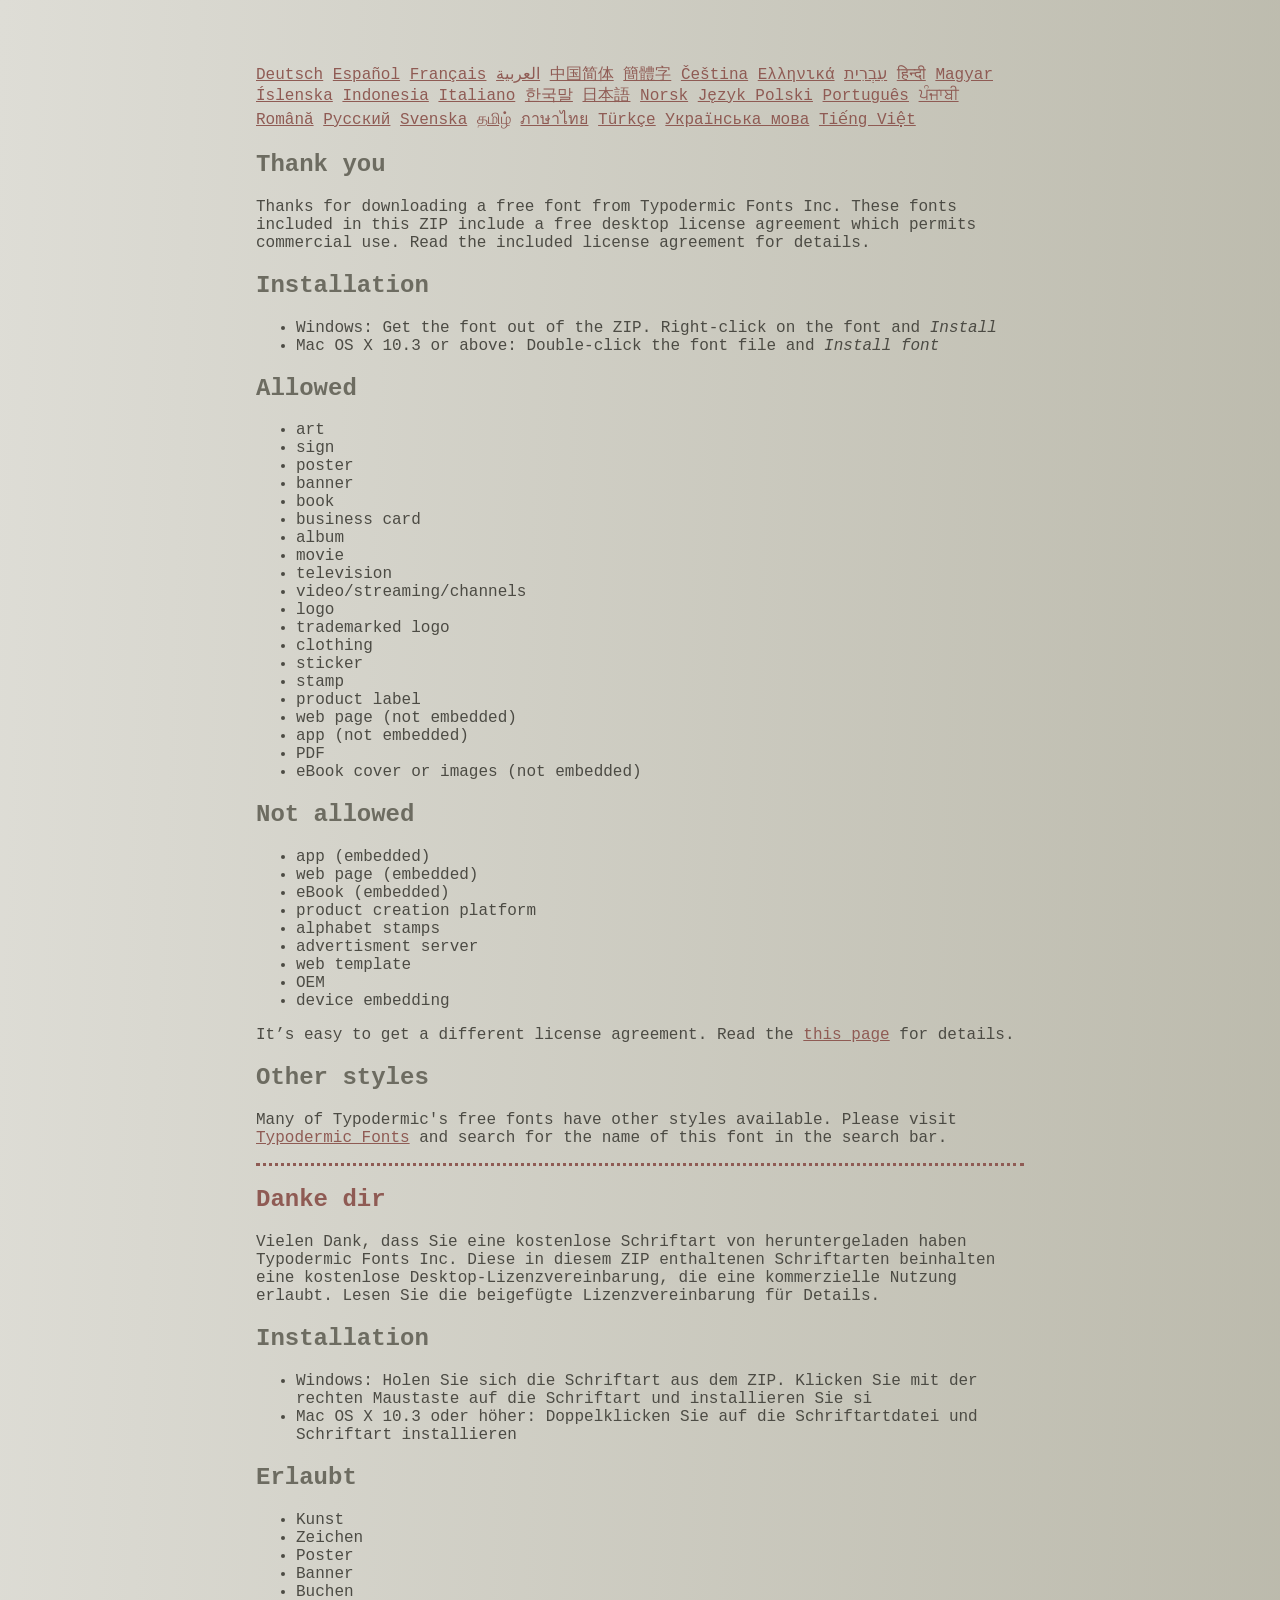
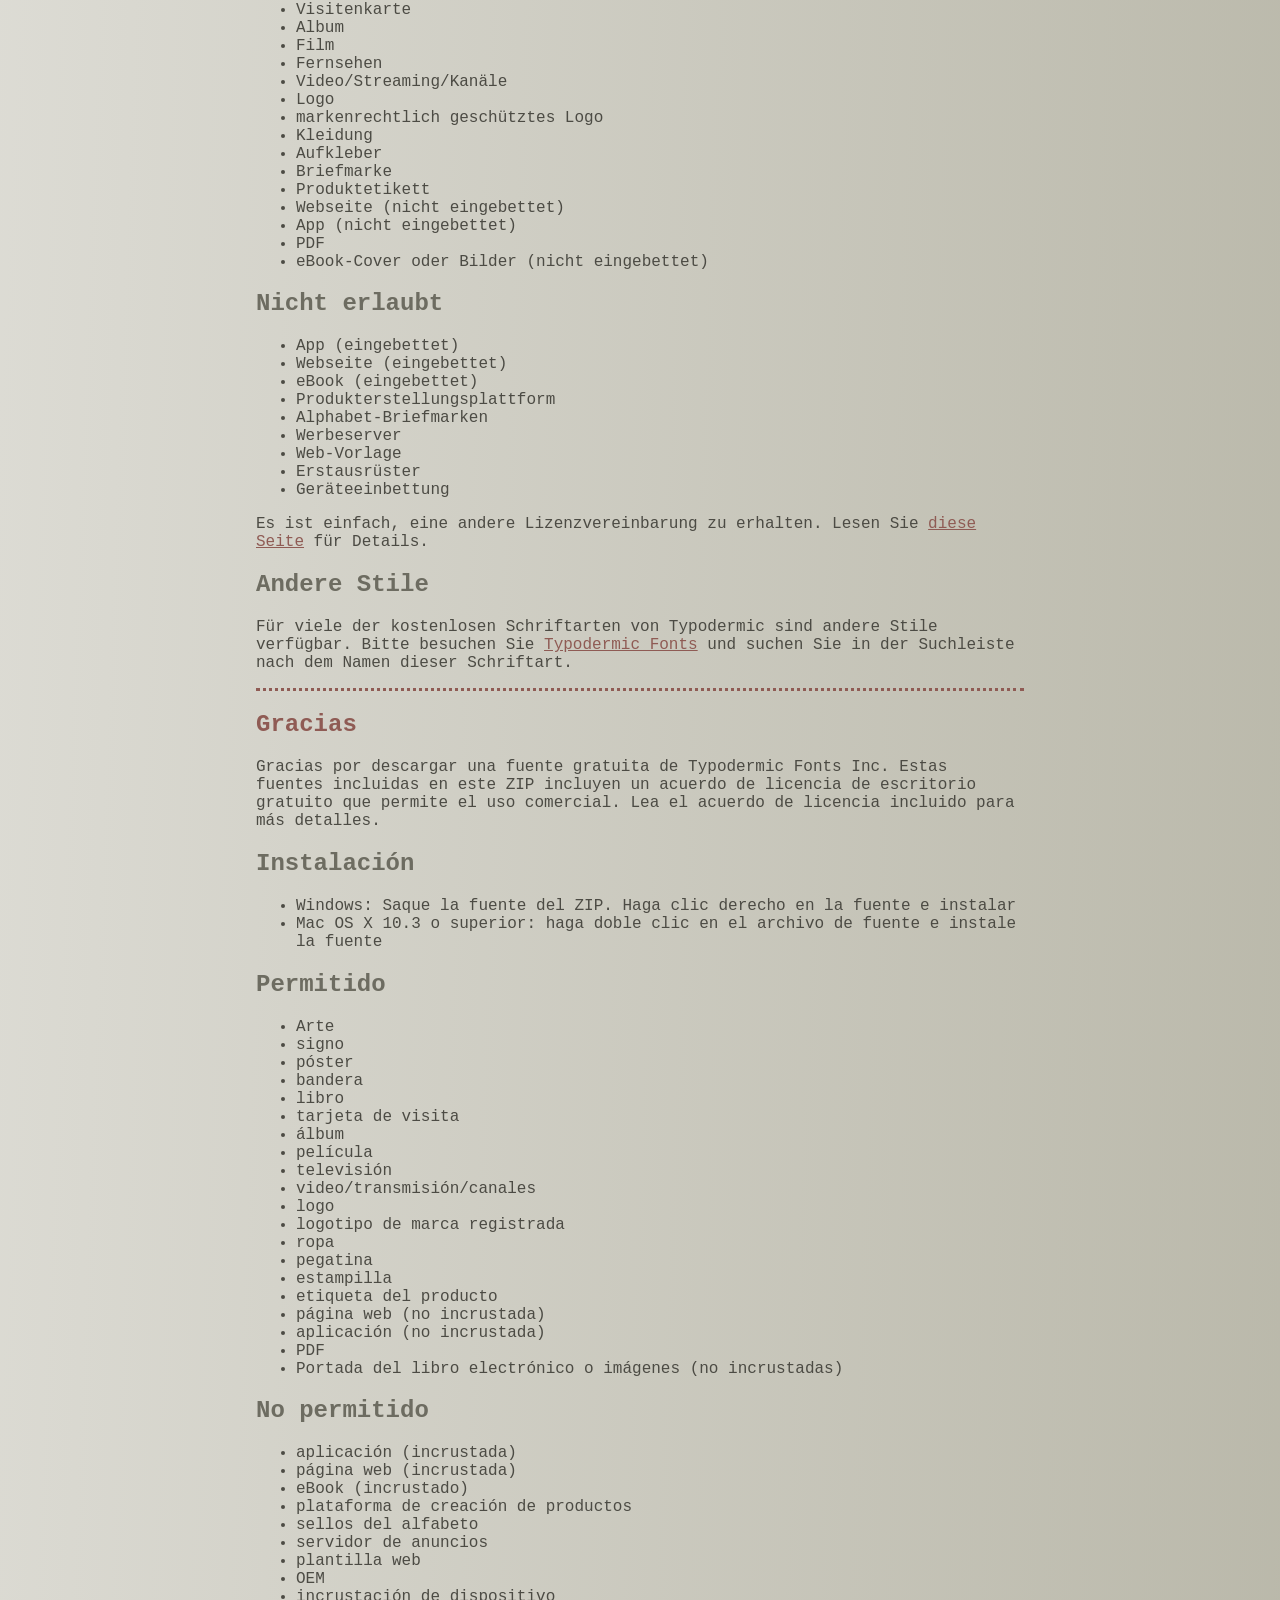
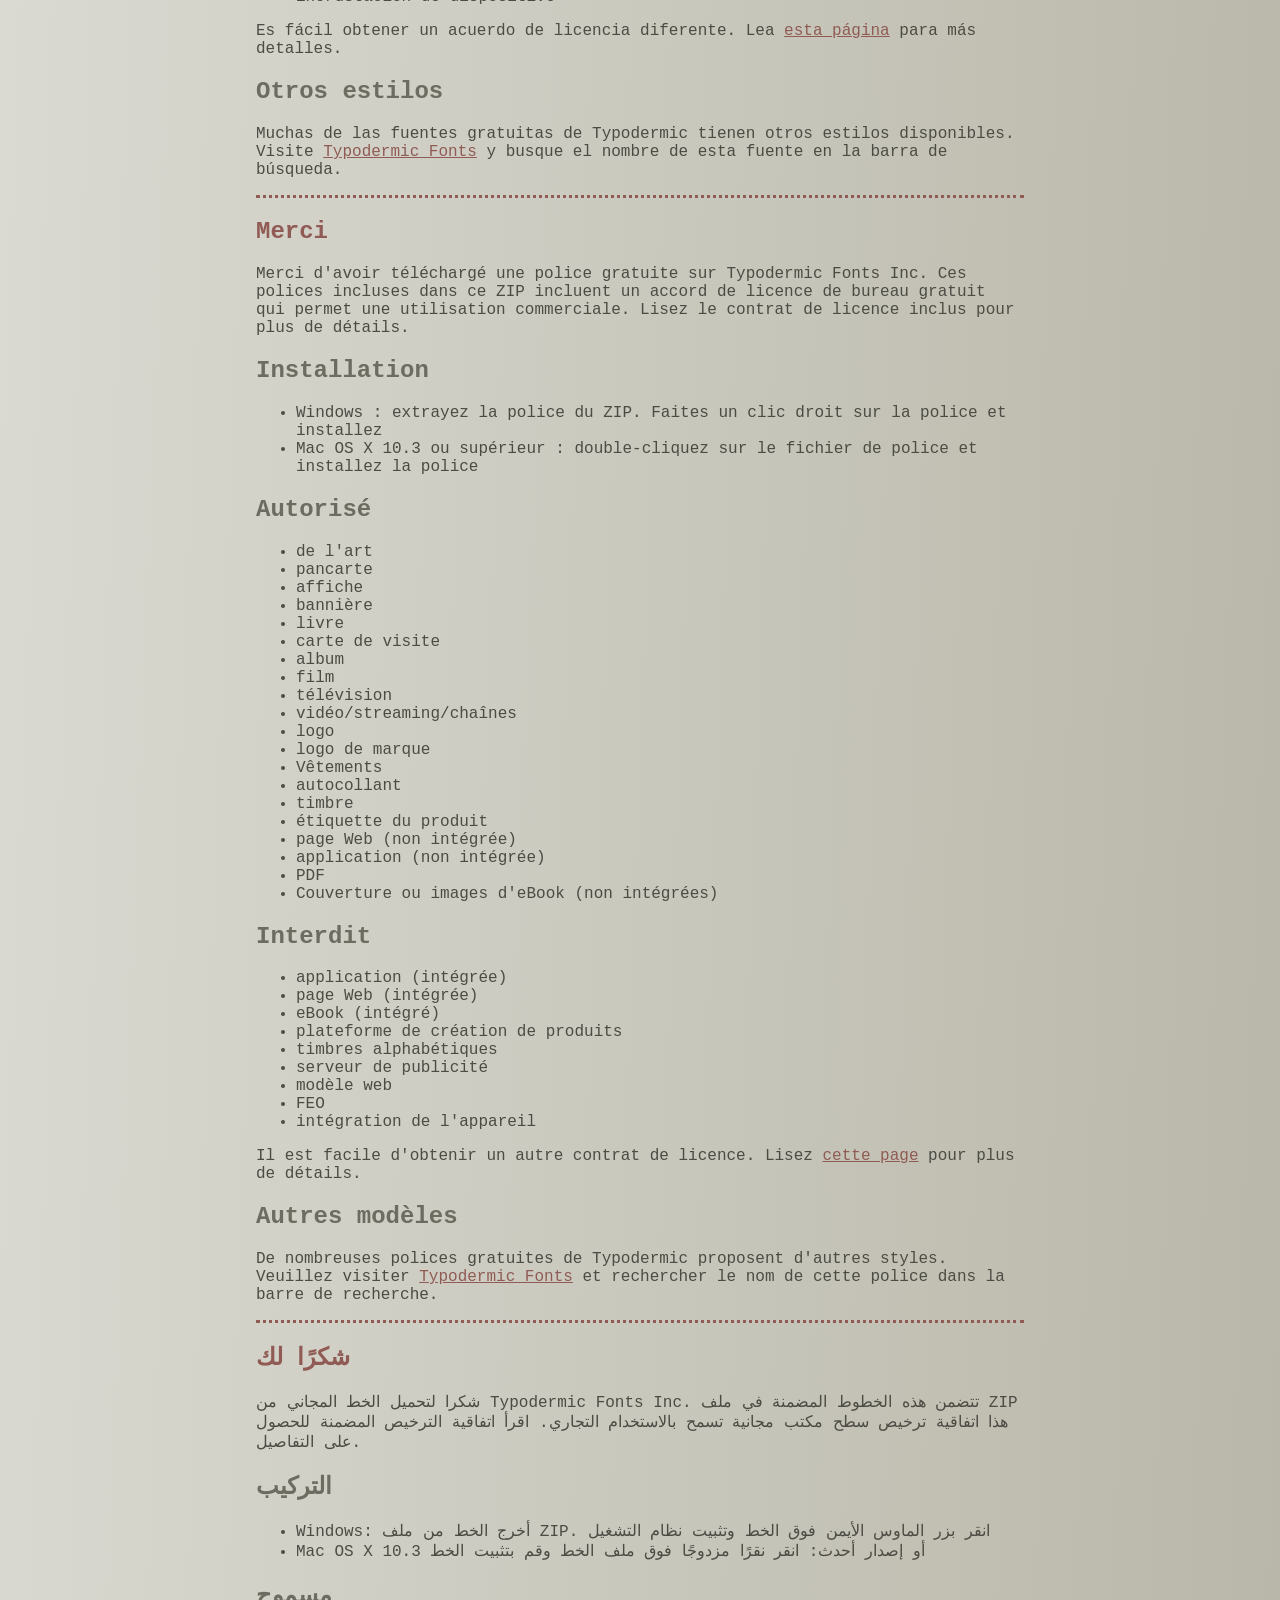
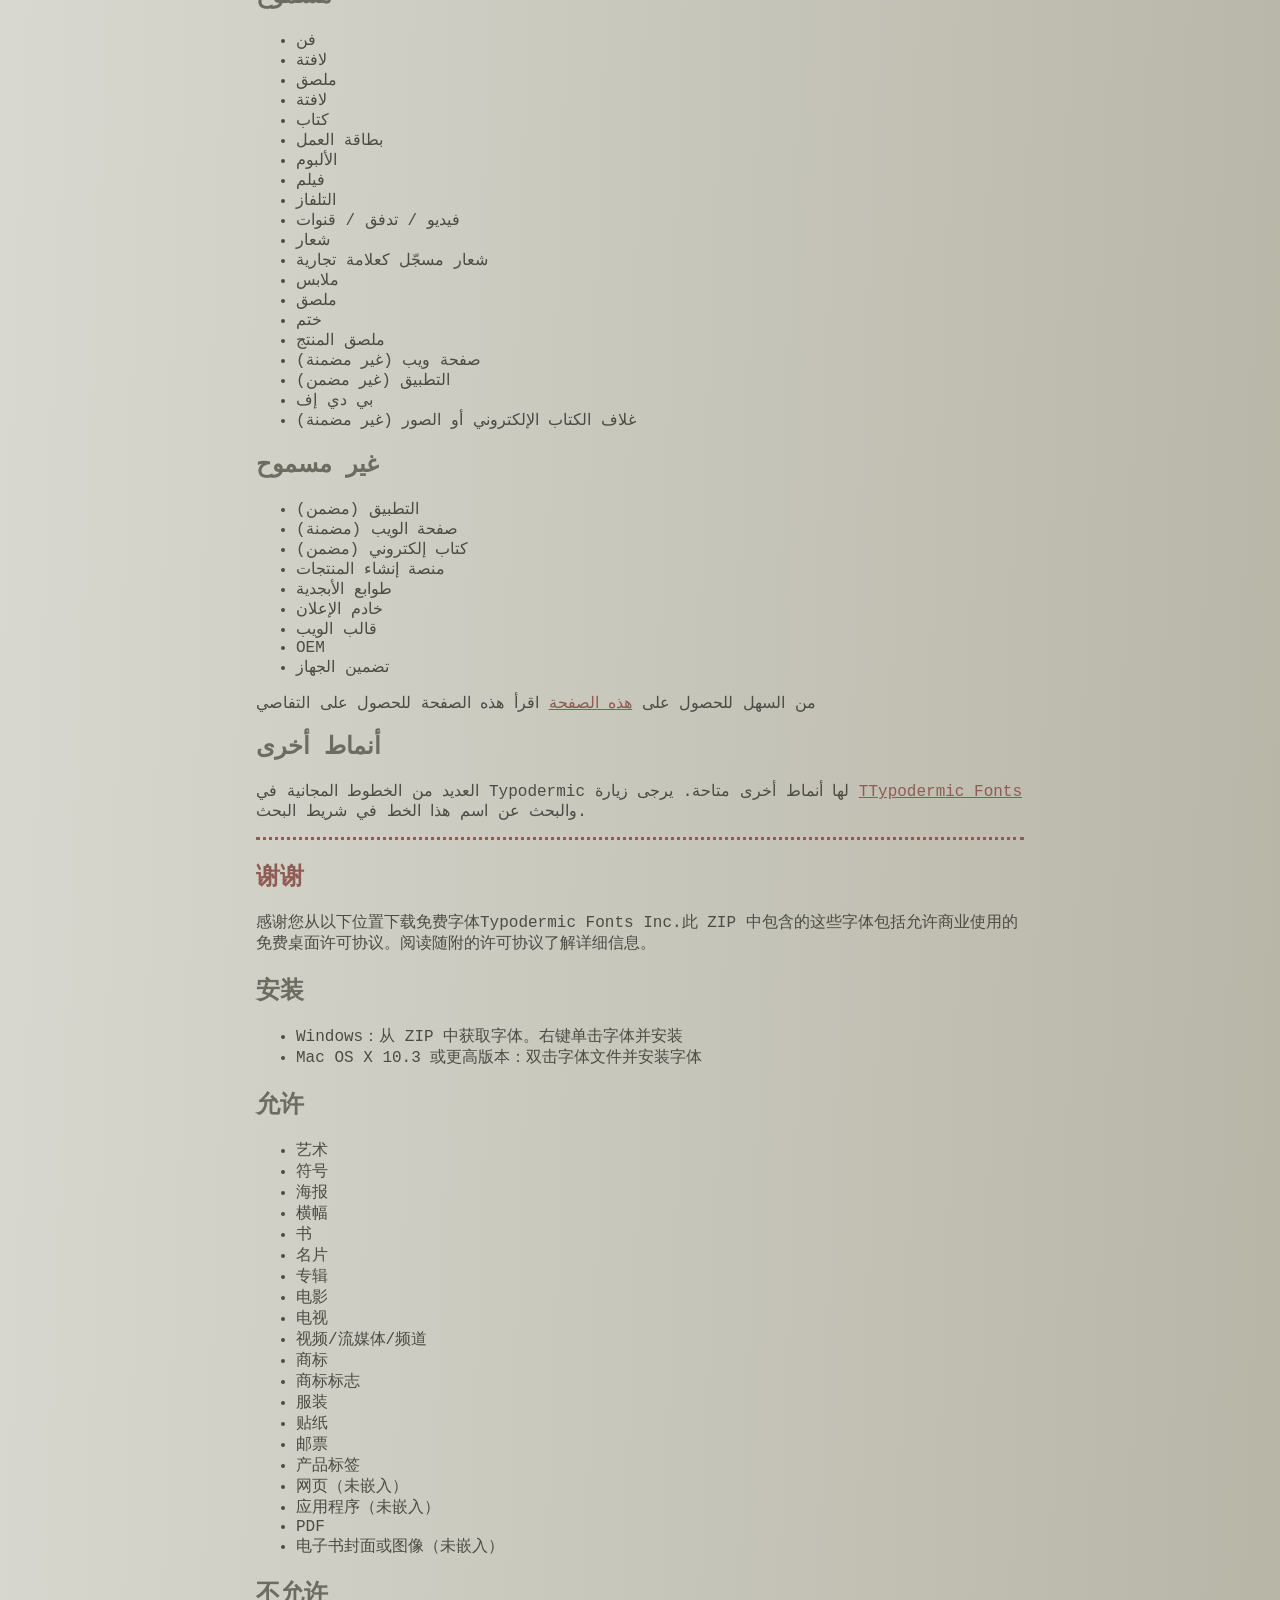
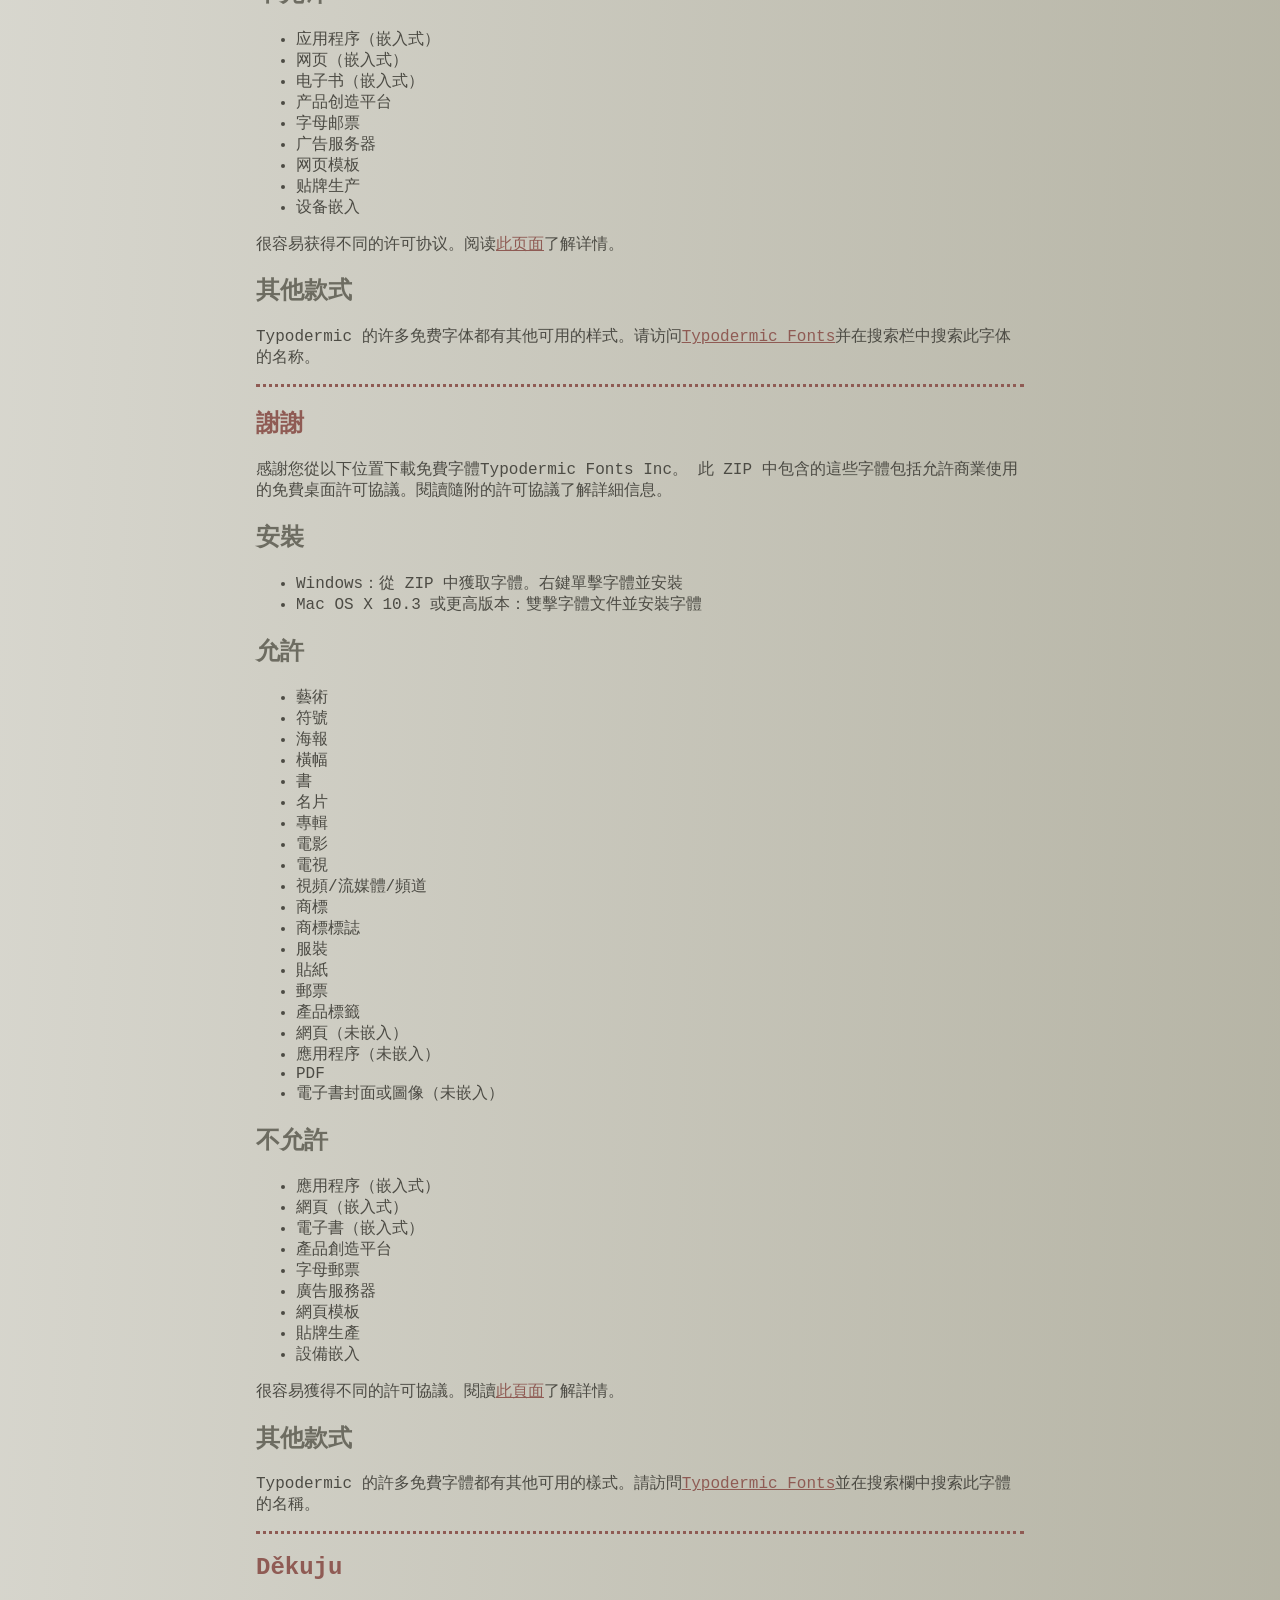
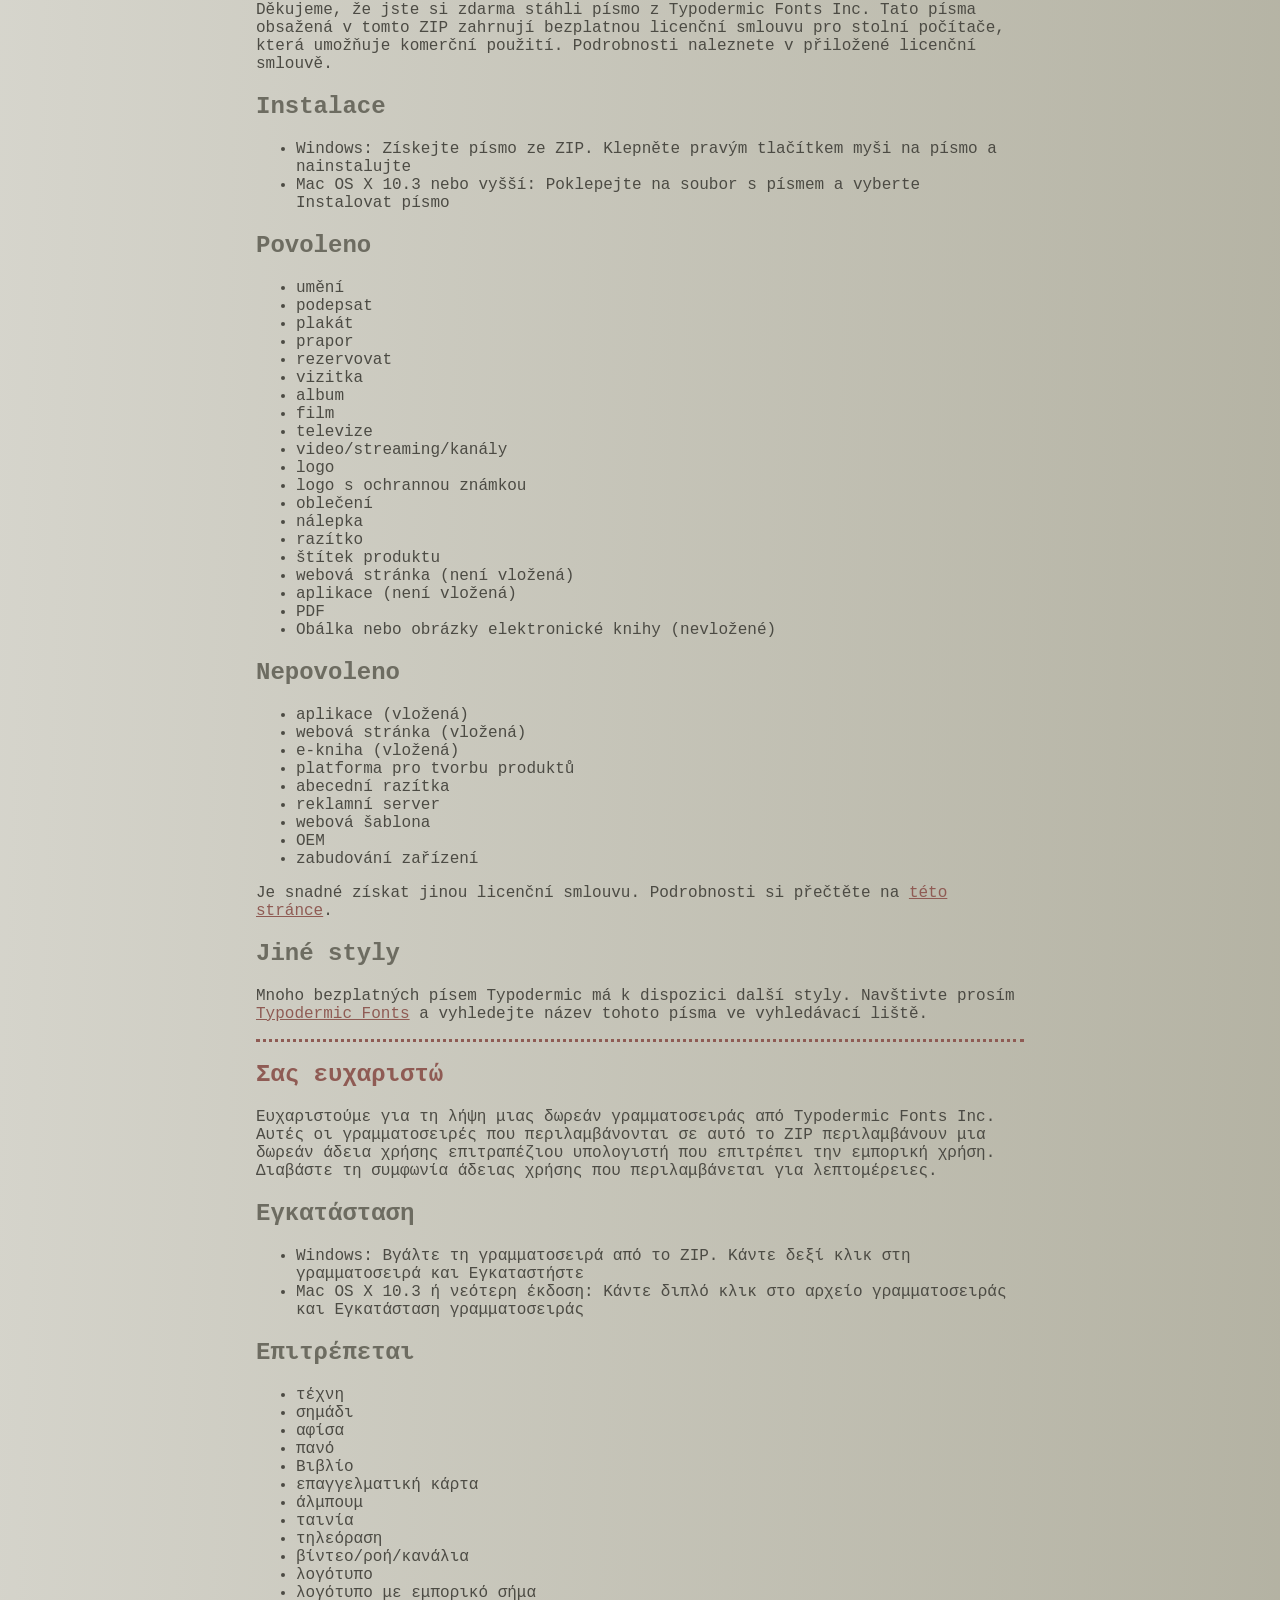
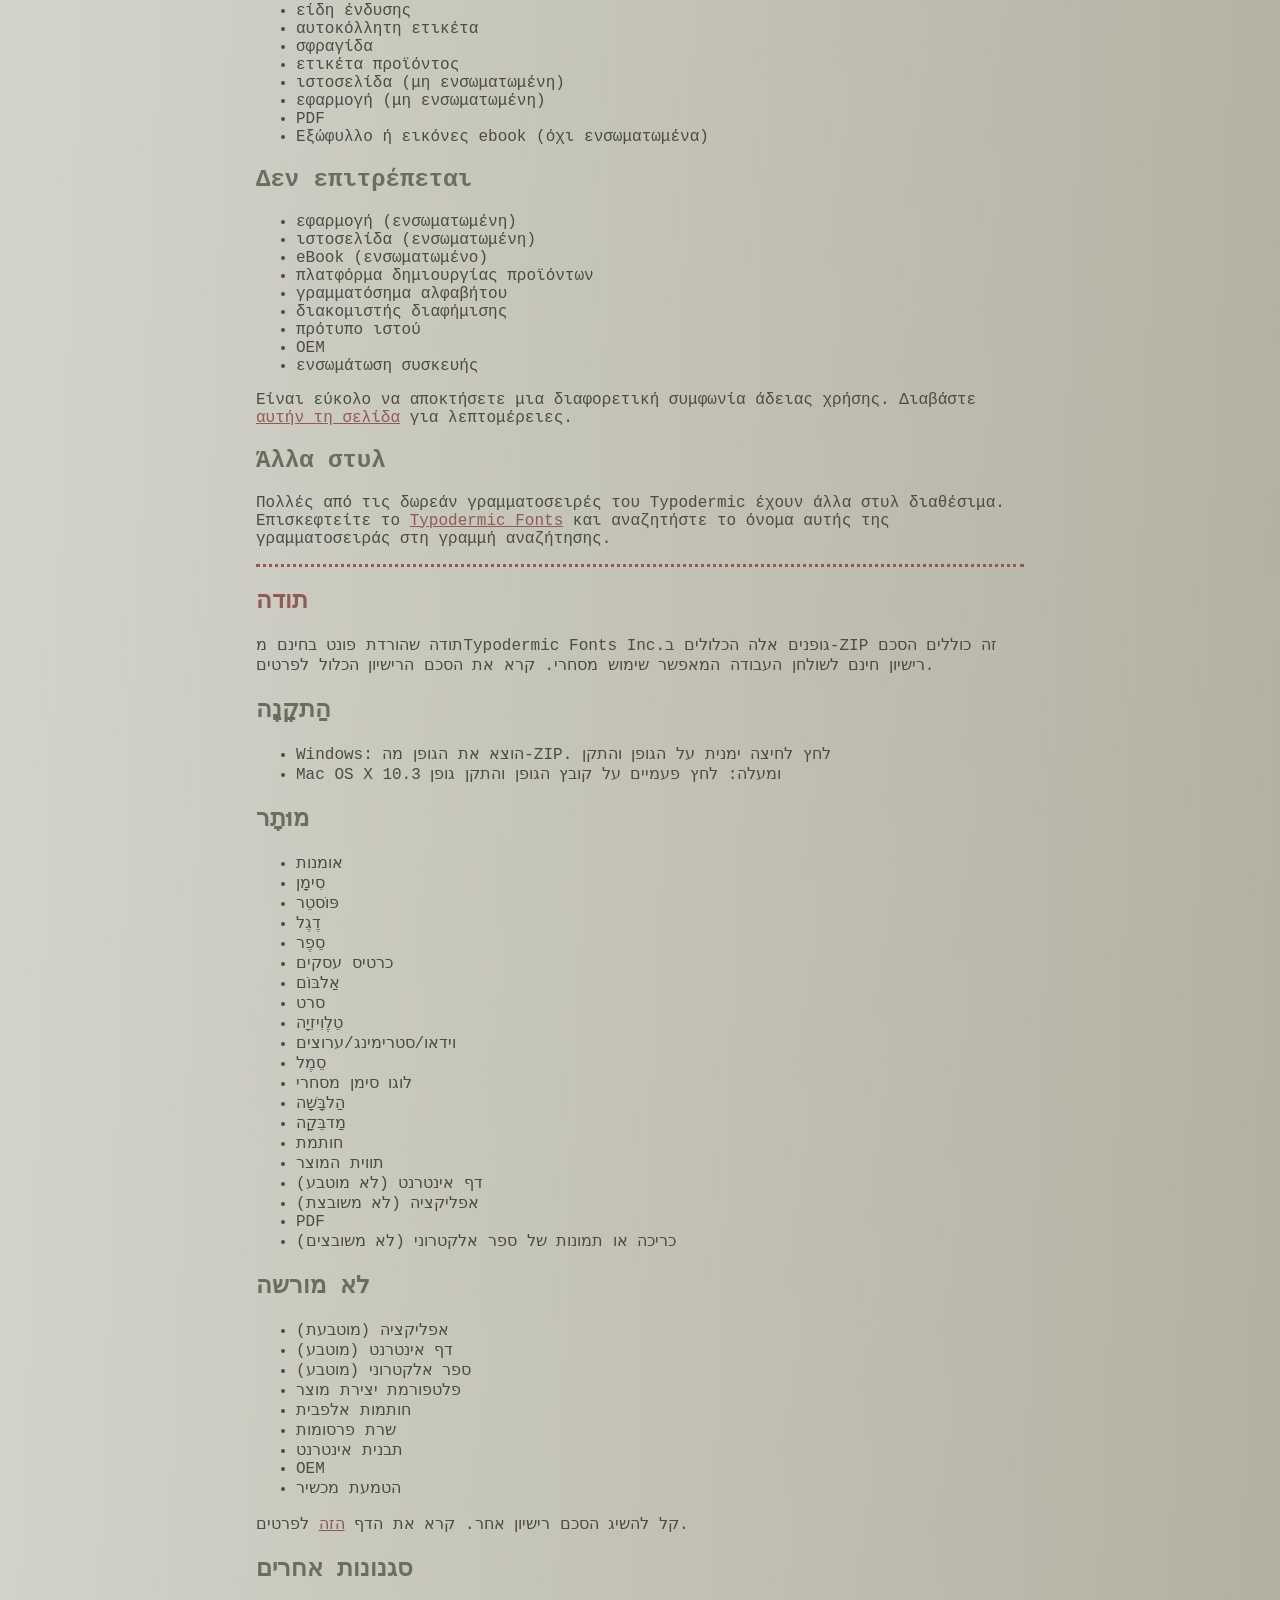
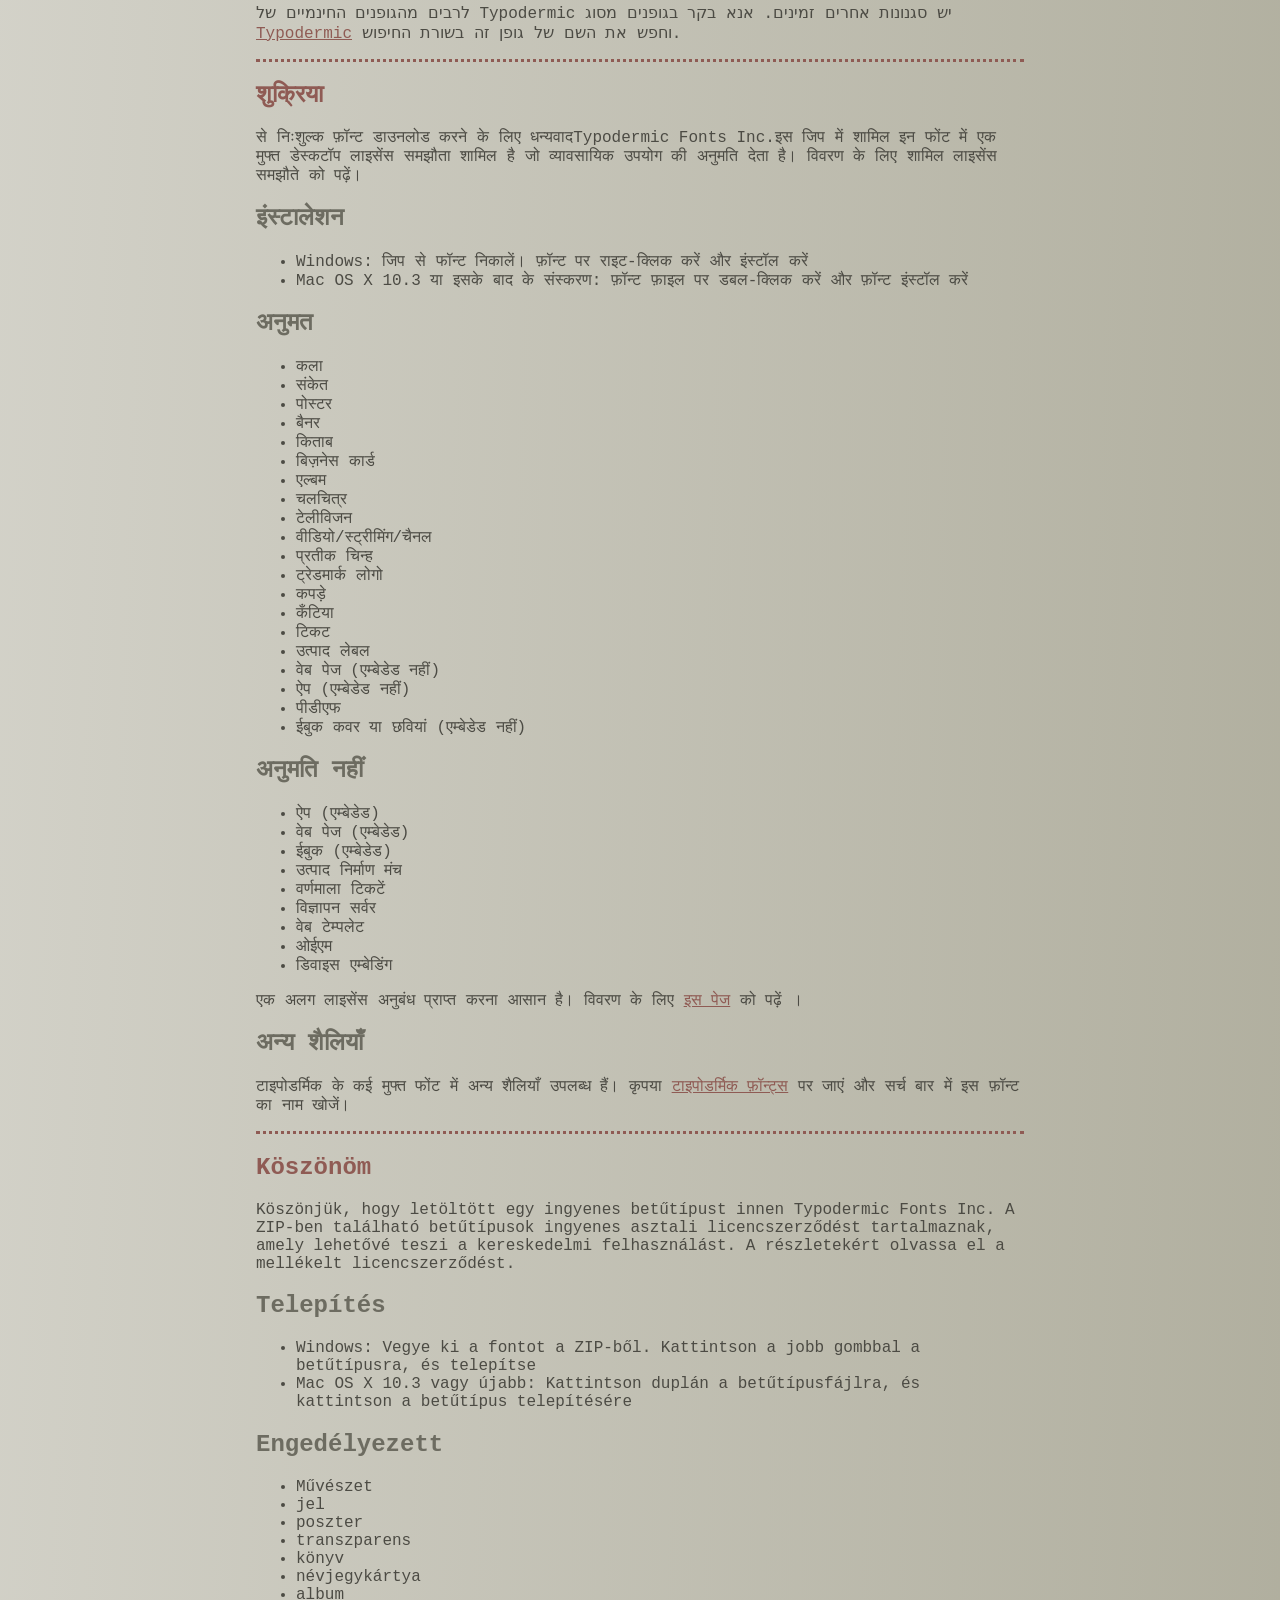
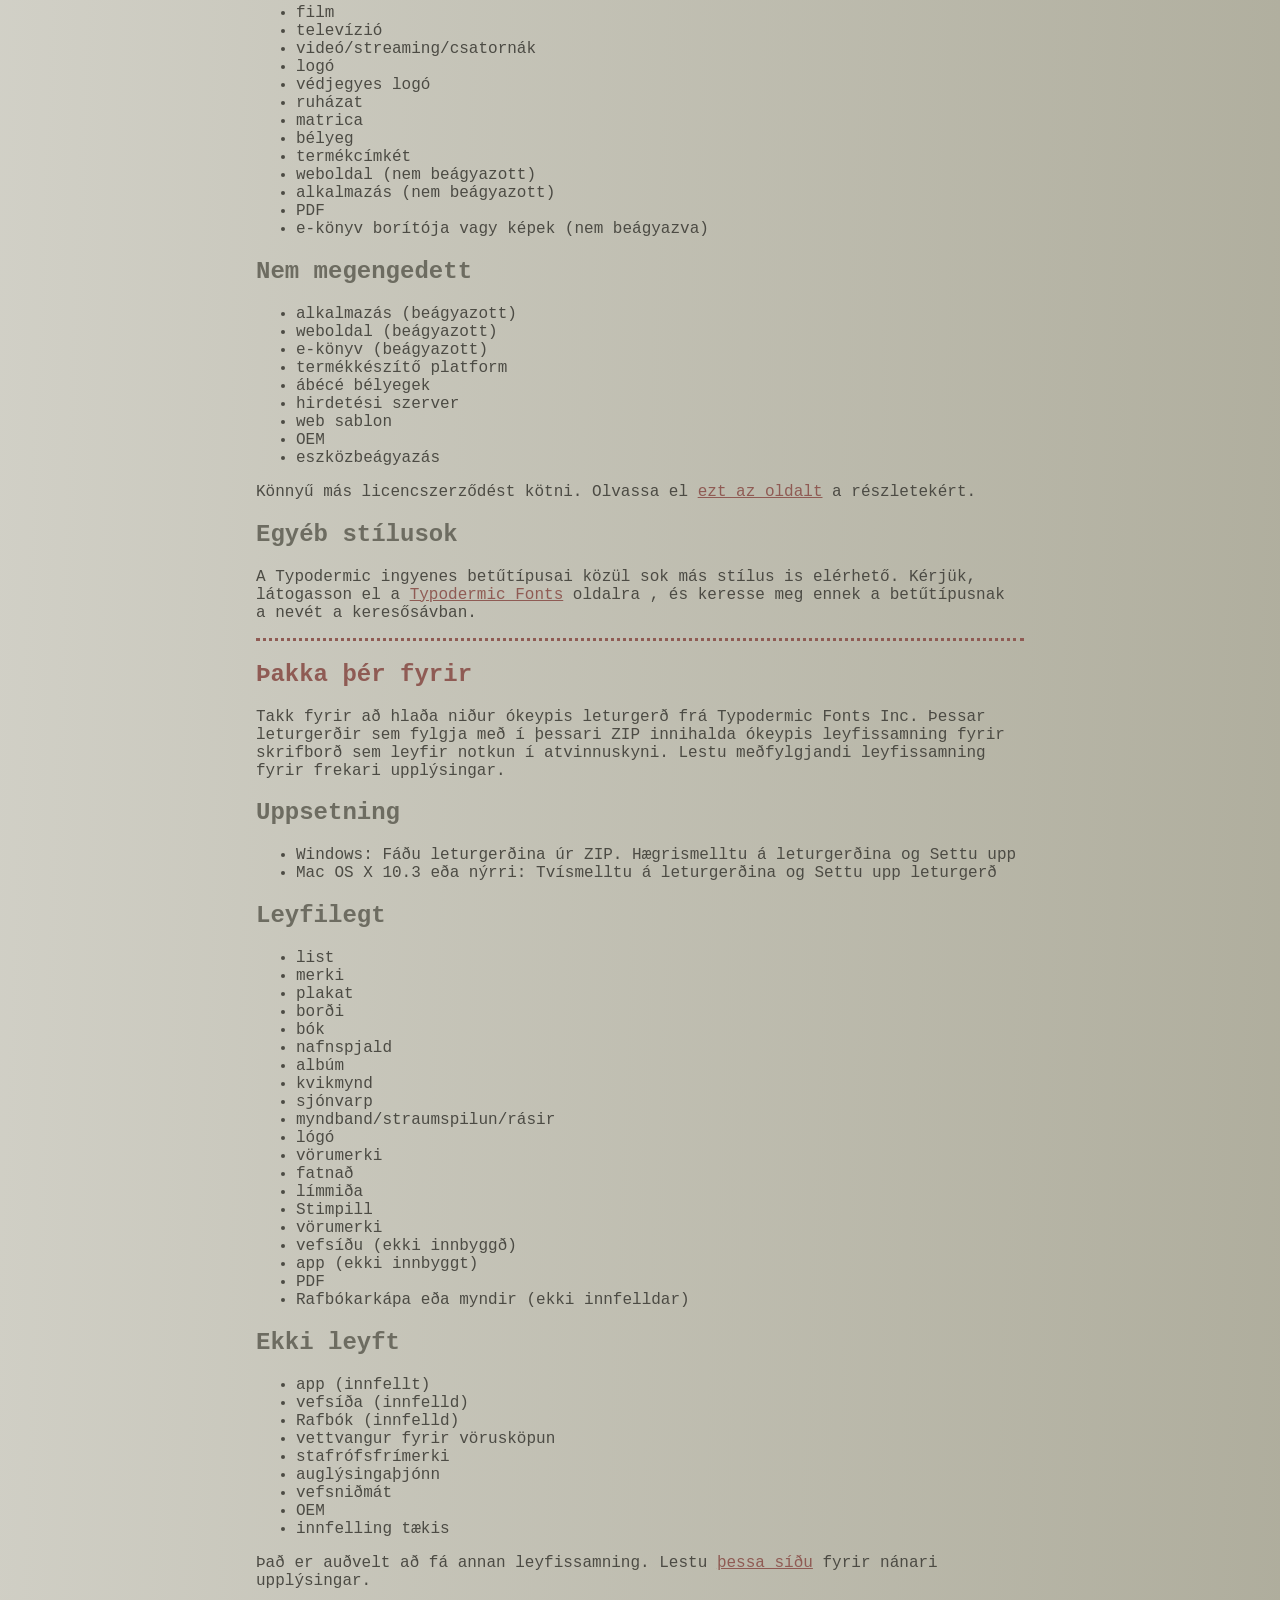
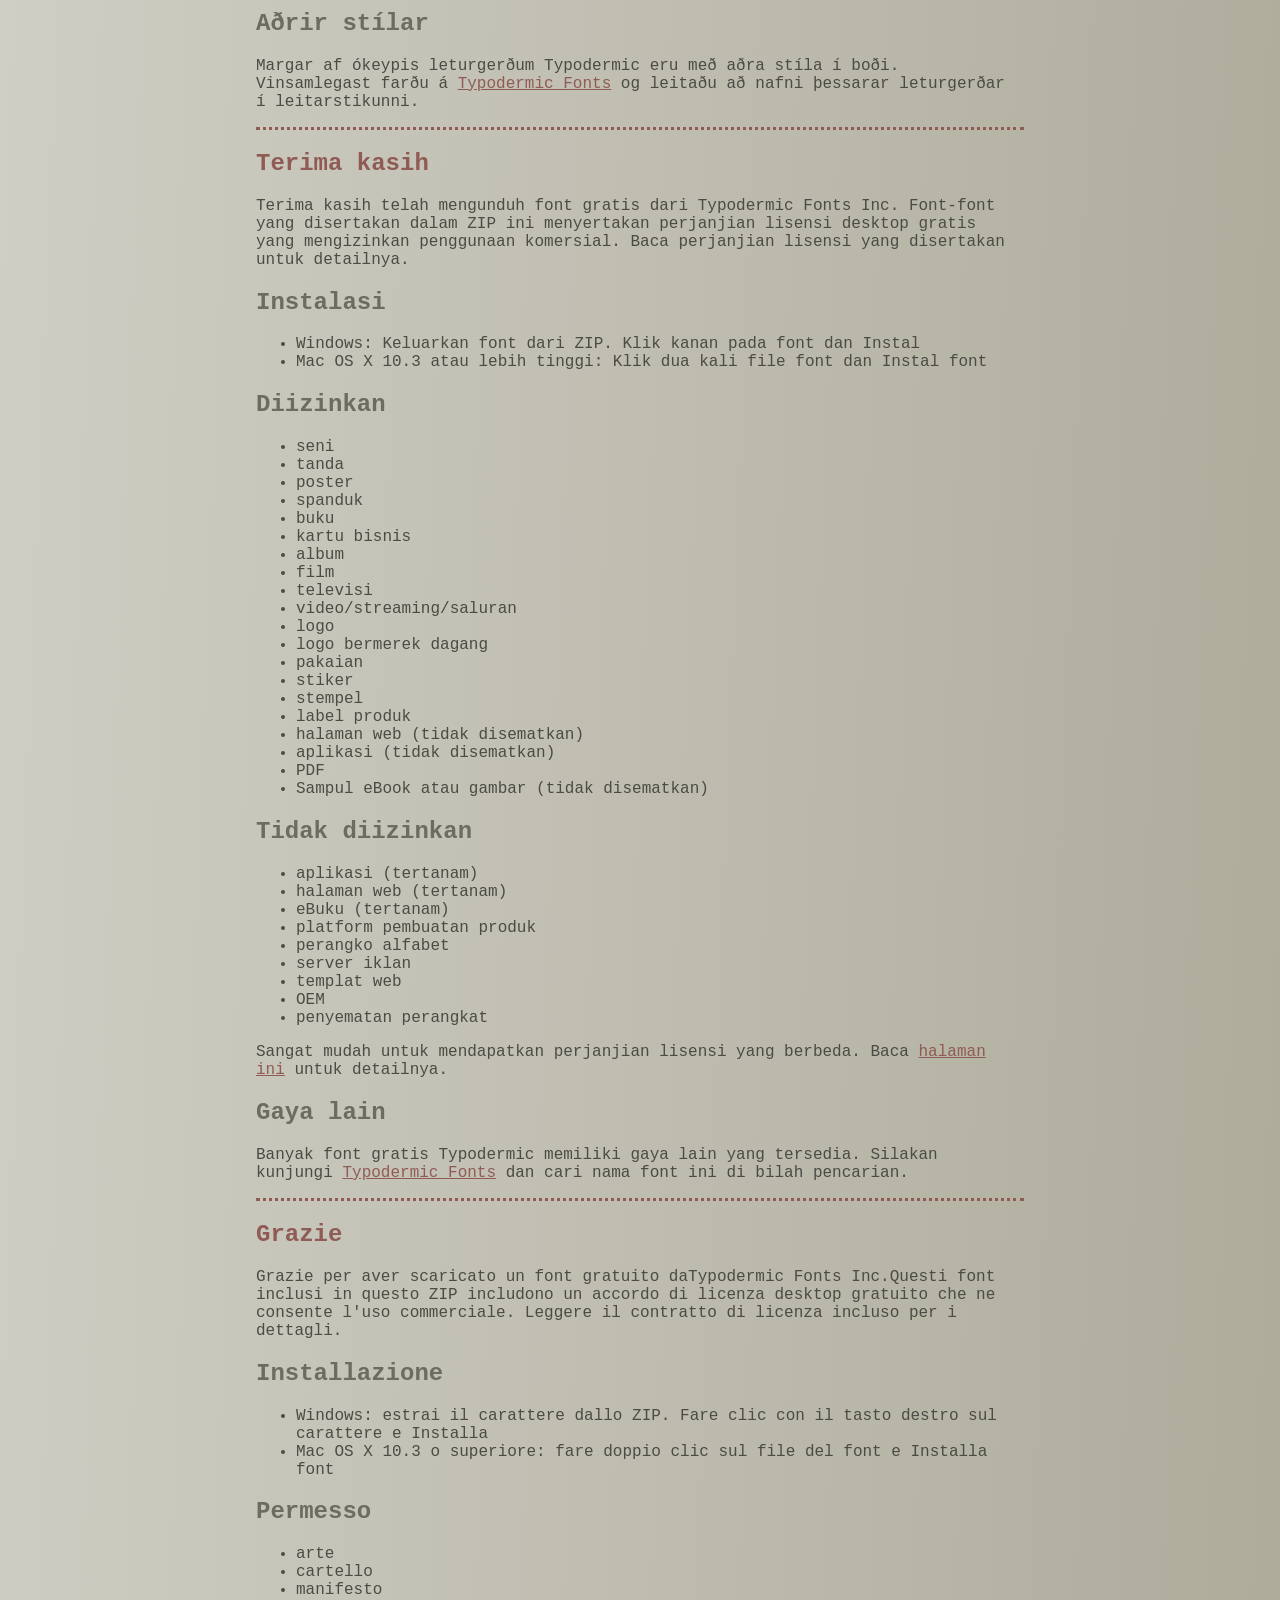
<file: assets/coolvetica/read-this.html>
<head>
<meta http-equiv="Content-Type" content="text/html; charset=utf-8">
<title>Typodermic Fonts Inc. Free Font Instructions 2023</title>
<style type="text/css">
body {margin:30px 20% 120px 20%; padding:0px; font-family:Consolas, Courier, sans-serif; color:#4c4b44; background-color:#c2c1b3;
/* IE10 Consumer Preview */ 
background-image: -ms-linear-gradient(top left, #DEDDD6 0%, #9D9B87 100%);
/* Mozilla Firefox */ 
background-image: -moz-linear-gradient(top left, #DEDDD6 0%, #9D9B87 100%);
/* Opera */ 
background-image: -o-linear-gradient(top left, #DEDDD6 0%, #9D9B87 100%);
/* Webkit (Safari/Chrome 10) */ 
background-image: -webkit-gradient(linear, left top, right bottom, color-stop(0, #DEDDD6), color-stop(1, #9D9B87));
/* Webkit (Chrome 11+) */ 
background-image: -webkit-linear-gradient(top left, #DEDDD6 0%, #9D9B87 100%);
/* W3C Markup, IE10 Release Preview */ 
background-image: linear-gradient(to bottom right, #DEDDD6 0%, #9D9B87 100%);
	}
h2 {color:#6d6c61;}
a {color:#8f5b54;}
a:hover {color:#ffffff; background-color:#9a998c;}
hr.dotted {border: 0; border-top: 3px dotted #8f5b54;}
</style>
</head>

<body>

<br>

<p translate="no">
<a href="#German">Deutsch</a>
<a href="#Spanish">Español</a>
<a href="#French">Français</a>
<a href="#Arabic">العربية</a>
<a href="#Chinese">中国简体</a>
<a href="#Chinese(trad)">簡體字</a>
<a href="#Czech">Čeština</a>
<a href="#Greek">Ελληνικά</a>
<a href="#Hebrew">עִבְרִית</a>
<a href="#Hindi">हिन्दी</a>
<a href="#Hungarian">Magyar</a>
<a href="#Icelandic">Íslenska</a>
<a href="#Indonesian">Indonesia</a>
<a href="#Italian">Italiano</a>
<a href="#Korean">한국말</a>
<a href="#Japanese">日本語</a>
<a href="#Norwegian">Norsk</a>
<a href="#Polish">Język&nbsp;Polski</a>
<a href="#Portuguese">Português</a>
<a href="#Punjabi">ਪੰਜਾਬੀ</a>
<a href="#Romanian">Română</a>
<a href="#Russian">Русский</a>
<a href="#Swedish">Svenska</a>
<a href="#Tamil">தமிழ்</a>
<a href="#Thai">ภาษาไทย</a>
<a href="#Turkish">Türkçe</a>
<a href="#Ukrainian">Українська&nbsp;мова</a>
<a href="#Vietnamese">Tiếng&nbsp;Việt</a>
</p>

<h2>Thank you</h2>

<p>Thanks for downloading a free font from <span translate="no">Typodermic Fonts Inc.</span> These fonts included in this ZIP include a free desktop license agreement which permits commercial use. Read the included license agreement for details.</p>


<h2>Installation</h2>
<ul><li>Windows: Get the font out of the ZIP. Right-click on the font and <em>Install</em><li>Mac OS X 10.3 or above: Double-click the font file and <em>Install font</em></ul>

<h2>Allowed</h2>

<ul>
<li>art</li>
<li>sign</li>
<li>poster</li>
<li>banner</li>
<li>book</li>
<li>business card</li>
<li>album</li>
<li>movie</li>
<li>television</li>
<li>video/streaming/channels</li>
<li>logo</li>
<li>trademarked logo</li>
<li>clothing</li>
<li>sticker</li>
<li>stamp</li>
<li>product label</li>
<li>web page (not embedded)</li>
<li>app (not embedded)</li>
<li>PDF</li>
<li>eBook cover or images (not embedded)</li>
</ul>

<h2>Not allowed</h2>

<ul>
<li>app (embedded)</li>
<li>web page (embedded)</li>
<li>eBook (embedded)</li>
<li>product creation platform</li>
<li>alphabet stamps</li>
<li>advertisment server</li>
<li>web template</li>
<li>OEM</li>
<li>device embedding</li>
</ul>

<p>It&rsquo;s easy to get a different license agreement. Read the <a href="https://typodermicfonts.com/license/">this page</a> for details. </p>

<h2>Other styles</h2>

<p>Many of Typodermic's free fonts have other styles available. Please visit <a href="https://typodermicfonts.com">Typodermic Fonts</a> and search for the name of this font in the search bar.</p>

<hr class="dotted">

<h2><a id="German">Danke dir</a></h2>

<p>Vielen Dank, dass Sie eine kostenlose Schriftart von heruntergeladen haben Typodermic Fonts Inc. Diese in diesem ZIP enthaltenen Schriftarten beinhalten eine kostenlose Desktop-Lizenzvereinbarung, die eine kommerzielle Nutzung erlaubt. Lesen Sie die beigefügte Lizenzvereinbarung für Details.</p>


<h2>Installation</h2>
<ul><li>Windows: Holen Sie sich die Schriftart aus dem ZIP. Klicken Sie mit der rechten Maustaste auf die Schriftart und installieren Sie si<li>Mac OS X 10.3 oder höher: Doppelklicken Sie auf die Schriftartdatei und Schriftart installieren </ul>

<h2>Erlaubt</h2>

<ul>
<li>Kunst</li>
<li>Zeichen</li>
<li>Poster</li>
<li>Banner</li>
<li>Buchen</li>
<li>Visitenkarte</li>
<li>Album</li>
<li>Film</li>
<li>Fernsehen</li>
<li>Video/Streaming/Kanäle</li>
<li>Logo</li>
<li>markenrechtlich geschütztes Logo</li>
<li>Kleidung</li>
<li>Aufkleber</li>
<li>Briefmarke</li>
<li>Produktetikett</li>
<li>Webseite (nicht eingebettet)</li>
<li>App (nicht eingebettet)</li>
<li>PDF</li>
<li>eBook-Cover oder Bilder (nicht eingebettet)</li>
</ul>

<h2>Nicht erlaubt</h2>

<ul>
<li>App (eingebettet)</li>
<li>Webseite (eingebettet)</li>
<li>eBook (eingebettet)</li>
<li>Produkterstellungsplattform</li>
<li>Alphabet-Briefmarken</li>
<li>Werbeserver</li>
<li>Web-Vorlage</li>
<li>Erstausrüster</li>
<li>Geräteeinbettung</li>
</ul>

<p>Es ist einfach, eine andere Lizenzvereinbarung zu erhalten. Lesen Sie <a href="https://typodermicfonts.com/license/">diese Seite</a> für Details.</p>

<h2>Andere Stile</h2>

<p>Für viele der kostenlosen Schriftarten von Typodermic sind andere Stile verfügbar. Bitte besuchen Sie <a href="https://typodermicfonts.com">Typodermic Fonts</a> und suchen Sie in der Suchleiste nach dem Namen dieser Schriftart.</p>


<hr class="dotted">

<h2><a id="Spanish">Gracias</a></h2>

<p>Gracias por descargar una fuente gratuita de Typodermic Fonts Inc. Estas fuentes incluidas en este ZIP incluyen un acuerdo de licencia de escritorio gratuito que permite el uso comercial. Lea el acuerdo de licencia incluido para más detalles.</p>


<h2>Instalación</h2>
<ul><li>Windows: Saque la fuente del ZIP. Haga clic derecho en la fuente e instalar <li>Mac OS X 10.3 o superior: haga doble clic en el archivo de fuente e instale la fuente</ul>

<h2>Permitido</h2>

<ul>
<li>Arte</li>
<li>signo</li>
<li>póster</li>
<li>bandera</li>
<li>libro</li>
<li>tarjeta de visita</li>
<li>álbum</li>
<li>película</li>
<li>televisión</li>
<li>video/transmisión/canales</li>
<li>logo</li>
<li>logotipo de marca registrada</li>
<li>ropa</li>
<li>pegatina</li>
<li>estampilla</li>
<li>etiqueta del producto</li>
<li>página web (no incrustada)</li>
<li>aplicación (no incrustada)</li>
<li>PDF</li>
<li>Portada del libro electrónico o imágenes (no incrustadas)</li>
</ul>


<h2>No permitido</h2>

<ul>
<li>aplicación (incrustada)</li>
<li>página web (incrustada)</li>
<li>eBook (incrustado)</li>
<li>plataforma de creación de productos</li>
<li>sellos del alfabeto</li>
<li>servidor de anuncios</li>
<li>plantilla web</li>
<li>OEM</li>
<li>incrustación de dispositivo</li>
</ul>

<p>Es fácil obtener un acuerdo de licencia diferente. Lea <a href="https://typodermicfonts.com/license/">esta página</a> para más detalles.</p>

<h2>Otros estilos</h2>

<p>Muchas de las fuentes gratuitas de Typodermic tienen otros estilos disponibles. Visite  <a href="https://typodermicfonts.com">Typodermic Fonts</a> y busque el nombre de esta fuente en la barra de búsqueda.</p>


<hr class="dotted">

<h2><a id="French">Merci</a></h2>

<p>Merci d'avoir téléchargé une police gratuite sur Typodermic Fonts Inc. Ces polices incluses dans ce ZIP incluent un accord de licence de bureau gratuit qui permet une utilisation commerciale. Lisez le contrat de licence inclus pour plus de détails.</p>


<h2>Installation</h2>
<ul><li>Windows : extrayez la police du ZIP. Faites un clic droit sur la police et installez<li>Mac OS X 10.3 ou supérieur : double-cliquez sur le fichier de police et installez la police</ul>
  



<h2>Autorisé</h2>

<ul>
<li>de l'art</li>
<li>pancarte</li>
<li>affiche</li>
<li>bannière</li>
<li>livre</li>
<li>carte de visite</li>
<li>album</li>
<li>film</li>
<li>télévision</li>
<li>vidéo/streaming/chaînes</li>
<li>logo</li>
<li>logo de marque</li>
<li>Vêtements</li>
<li>autocollant</li>
<li>timbre</li>
<li>étiquette du produit</li>
<li>page Web (non intégrée)</li>
<li>application (non intégrée)</li>
<li>PDF</li>
<li>Couverture ou images d'eBook (non intégrées)</li>
</ul>
 


<h2>Interdit</h2>

<ul>
<li>application (intégrée)</li>
<li>page Web (intégrée)</li>
<li>eBook (intégré)</li>
<li>plateforme de création de produits</li>
<li>timbres alphabétiques</li>
<li>serveur de publicité</li>
<li>modèle web</li>
<li>FEO</li>
<li>intégration de l'appareil</li>
</ul>

<p>Il est facile d'obtenir un autre contrat de licence. Lisez  <a href="https://typodermicfonts.com/license/">cette page</a> pour plus de détails.</p>

<h2>Autres modèles</h2>

<p>De nombreuses polices gratuites de Typodermic proposent d'autres styles. Veuillez visiter  <a href="https://typodermicfonts.com">Typodermic Fonts</a> et rechercher le nom de cette police dans la barre de recherche.</p>


<hr class="dotted">

<h2><a id="Arabic">شكرًا لك</a></h2>

<p>

شكرا لتحميل الخط المجاني من Typodermic Fonts Inc. تتضمن هذه الخطوط المضمنة في ملف ZIP هذا اتفاقية ترخيص سطح مكتب مجانية تسمح بالاستخدام التجاري. اقرأ اتفاقية الترخيص المضمنة للحصول على التفاصيل.</p>


<h2>التركيب</h2>
<ul><li>Windows: أخرج الخط من ملف ZIP. انقر بزر الماوس الأيمن فوق الخط وتثبيت
    نظام التشغيل <li>Mac OS X 10.3 أو إصدار أحدث: انقر نقرًا مزدوجًا فوق ملف الخط وقم بتثبيت الخط</em></ul>

<h2>مسموح</h2>

<ul>
<li>فن</li>
<li>لافتة</li>
<li>ملصق</li>
<li>لافتة</li>
<li>كتاب</li>
<li>بطاقة العمل</li>
<li>الألبوم</li>
<li>فيلم</li>
<li>التلفاز</li>
<li>فيديو / تدفق / قنوات</li>
<li>شعار</li>
<li>شعار مسجّل كعلامة تجارية</li>
<li>ملابس</li>
<li>ملصق</li>
<li>ختم</li>
<li>ملصق المنتج</li>
<li>صفحة ويب (غير مضمنة)</li>
<li>التطبيق (غير مضمن)</li>
<li>بي دي إف</li>
<li>غلاف الكتاب الإلكتروني أو الصور (غير مضمنة)</li>
</ul>

<h2>غير مسموح</h2>

<ul>
<li>التطبيق (مضمن)</li>
<li>صفحة الويب (مضمنة)</li>
<li>كتاب إلكتروني (مضمن)</li>
<li>منصة إنشاء المنتجات</li>
<li>طوابع الأبجدية</li>
<li>خادم الإعلان</li>
<li>قالب الويب</li>
<li>OEM</li>
<li>تضمين الجهاز</li>
</ul>

<p>من السهل  للحصول على <a href="https://typodermicfonts.com/license/">هذه الصفحة</a>  اقرأ هذه الصفحة للحصول على التفاصي</p>


<h2>أنماط أخرى</h2>

<p>العديد من الخطوط المجانية في Typodermic لها أنماط أخرى متاحة. يرجى زيارة <a href="https://typodermicfonts.com">TTypodermic Fonts</a> والبحث عن اسم هذا الخط في شريط البحث.</p>


<hr class="dotted">

<h2><a id="Chinese">谢谢</a></h2>

<p>感谢您从以下位置下载免费字体Typodermic Fonts Inc.此 ZIP 中包含的这些字体包括允许商业使用的免费桌面许可协议。阅读随附的许可协议了解详细信息。</p>


<h2>安装</h2>
<ul><li>Windows：从 ZIP 中获取字体。右键单击字体并安装<li>Mac OS X 10.3 或更高版本：双击字体文件并安装字体 </ul>

<h2>允许</h2>





<ul>
<li>艺术</li>
<li>符号</li>
<li>海报</li>
<li>横幅</li>
<li>书</li>
<li>名片</li>
<li>专辑</li>
<li>电影</li>
<li>电视</li>
<li>视频/流媒体/频道</li>
<li>商标</li>
<li>商标标志</li>
<li>服装</li>
<li>贴纸</li>
<li>邮票</li>
<li>产品标签</li>
<li>网页（未嵌入）</li>
<li>应用程序（未嵌入）</li>
<li>PDF</li>
<li>电子书封面或图像（未嵌入）</li>
</ul>

<h2>不允许</h2>

<ul>
<li>应用程序（嵌入式）</li>
<li>网页（嵌入式）</li>
<li>电子书（嵌入式）</li>
<li>产品创造平台</li>
<li>字母邮票</li>
<li>广告服务器</li>
<li>网页模板</li>
<li>贴牌生产</li>
<li>设备嵌入</li>
</ul>

<p>很容易获得不同的许可协议。阅读<a href="https://typodermicfonts.com/license/">此页面</a>了解详情。</p>

<h2>其他款式</h2>

<p>Typodermic 的许多免费字体都有其他可用的样式。请访问<a href="https://typodermicfonts.com">Typodermic Fonts</a>并在搜索栏中搜索此字体的名称。</p>


<hr class="dotted">

<h2><a id="Chinese(trad)">謝謝</a></h2>

<p>感謝您從以下位置下載免費字體Typodermic Fonts Inc。 此 ZIP 中包含的這些字體包括允許商業使用的免費桌面許可協議。閱讀隨附的許可協議了解詳細信息。</p>


<h2>安裝</h2>
<ul><li>Windows：從 ZIP 中獲取字體。右鍵單擊字體並安裝<li>Mac OS X 10.3 或更高版本：雙擊字體文件並安裝字體 </ul>

<h2>允許</h2>

<ul>
<li>藝術</li>
<li>符號</li>
<li>海報</li>
<li>橫幅</li>
<li>書</li>
<li>名片</li>
<li>專輯</li>
<li>電影</li>
<li>電視</li>
<li>視頻/流媒體/頻道</li>
<li>商標</li>
<li>商標標誌</li>
<li>服裝</li>
<li>貼紙</li>
<li>郵票</li>
<li>產品標籤</li>
<li>網頁（未嵌入）</li>
<li>應用程序（未嵌入）</li>
<li>PDF</li>
<li>電子書封面或圖像（未嵌入）</li>


</ul>

<h2>不允許</h2>

<ul>
<li>應用程序（嵌入式）</li>
<li>網頁（嵌入式）</li>
<li>電子書（嵌入式）</li>
<li>產品創造平台</li>
<li>字母郵票</li>
<li>廣告服務器</li>
<li>網頁模板</li>
<li>貼牌生產</li>
<li>設備嵌入</li>
</ul>

<p>很容易獲得不同的許可協議。閱讀<a href="https://typodermicfonts.com/license/">此頁面</a>了解詳情。</p>

<h2>其他款式</h2>

<p>Typodermic 的許多免費字體都有其他可用的樣式。請訪問<a href="https://typodermicfonts.com">Typodermic Fonts</a>並在搜索欄中搜索此字體的名稱。</p>


<hr class="dotted">

<h2><a id="Czech">Děkuju</a></h2>

<p>Děkujeme, že jste si zdarma stáhli písmo z Typodermic Fonts Inc. Tato písma obsažená v tomto ZIP zahrnují bezplatnou licenční smlouvu pro stolní počítače, která umožňuje komerční použití. Podrobnosti naleznete v přiložené licenční smlouvě.</p>


<h2>Instalace</h2>
<ul><li>Windows: Získejte písmo ze ZIP. Klepněte pravým tlačítkem myši na písmo a nainstalujte <li>Mac OS X 10.3 nebo vyšší: Poklepejte na soubor s písmem a vyberte Instalovat písmo </ul>

<h2>Povoleno</h2>

<ul>
<li>umění</li>
<li>podepsat</li>
<li>plakát</li>
<li>prapor</li>
<li>rezervovat</li>
<li>vizitka</li>
<li>album</li>
<li>film</li>
<li>televize</li>
<li>video/streaming/kanály</li>
<li>logo</li>
<li>logo s ochrannou známkou</li>
<li>oblečení</li>
<li>nálepka</li>
<li>razítko</li>
<li>štítek produktu</li>
<li>webová stránka (není vložená)</li>
<li>aplikace (není vložená)</li>
<li>PDF</li>
<li>Obálka nebo obrázky elektronické knihy (nevložené)</li>
</ul>

<h2>Nepovoleno</h2>

<ul>
<li>aplikace (vložená)</li>
<li>webová stránka (vložená)</li>
<li>e-kniha (vložená)</li>
<li>platforma pro tvorbu produktů</li>
<li>abecední razítka</li>
<li>reklamní server</li>
<li>webová šablona</li>
<li>OEM</li>
<li>zabudování zařízení</li>
</ul>

<p>Je snadné získat jinou licenční smlouvu. Podrobnosti si přečtěte na <a href="https://typodermicfonts.com/license/">této stránce</a>.

<h2>Jiné styly</h2>

<p>Mnoho bezplatných písem Typodermic má k dispozici další styly. Navštivte prosím <a href="https://typodermicfonts.com">Typodermic Fonts</a> a vyhledejte název tohoto písma ve vyhledávací liště.</p>

<hr class="dotted">

<h2><a id="Greek">Σας ευχαριστώ</a></h2>

<p>Ευχαριστούμε για τη λήψη μιας δωρεάν γραμματοσειράς από Typodermic Fonts Inc. Αυτές οι γραμματοσειρές που περιλαμβάνονται σε αυτό το ZIP περιλαμβάνουν μια δωρεάν άδεια χρήσης επιτραπέζιου υπολογιστή που επιτρέπει την εμπορική χρήση. Διαβάστε τη συμφωνία άδειας χρήσης που περιλαμβάνεται για λεπτομέρειες.</p>


<h2>Εγκατάσταση</h2>
<ul><li>Windows: Βγάλτε τη γραμματοσειρά από το ZIP. Κάντε δεξί κλικ στη γραμματοσειρά και Εγκαταστήστε <li>Mac OS X 10.3 ή νεότερη έκδοση: Κάντε διπλό κλικ στο αρχείο γραμματοσειράς και Εγκατάσταση γραμματοσειράς</ul>

<h2>Επιτρέπεται</h2>

<ul>
<li>τέχνη</li>
<li>σημάδι</li>
<li>αφίσα</li>
<li>πανό</li>
<li>Βιβλίο</li>
<li>επαγγελματική κάρτα</li>
<li>άλμπουμ</li>
<li>ταινία</li>
<li>τηλεόραση</li>
<li>βίντεο/ροή/κανάλια</li>
<li>λογότυπο</li>
<li>λογότυπο με εμπορικό σήμα</li>
<li>είδη ένδυσης</li>
<li>αυτοκόλλητη ετικέτα</li>
<li>σφραγίδα</li>
<li>ετικέτα προϊόντος</li>
<li>ιστοσελίδα (μη ενσωματωμένη)</li>
<li>εφαρμογή (μη ενσωματωμένη)</li>
<li>PDF</li>
<li>Εξώφυλλο ή εικόνες ebook (όχι ενσωματωμένα)</li>
</ul>

<h2>Δεν επιτρέπεται</h2>

<ul>
<li>εφαρμογή (ενσωματωμένη)</li>
<li>ιστοσελίδα (ενσωματωμένη)</li>
<li>eBook (ενσωματωμένο)</li>
<li>πλατφόρμα δημιουργίας προϊόντων</li>
<li>γραμματόσημα αλφαβήτου</li>
<li>διακομιστής διαφήμισης</li>
<li>πρότυπο ιστού</li>
<li>OEM</li>
<li>ενσωμάτωση συσκευής</li>
</ul>

<p>Είναι εύκολο να αποκτήσετε μια διαφορετική συμφωνία άδειας χρήσης. Διαβάστε <a href="https://typodermicfonts.com/license/">αυτήν τη σελίδα</a> για λεπτομέρειες.</p>

<h2>Άλλα στυλ</h2>

<p>Πολλές από τις δωρεάν γραμματοσειρές του Typodermic έχουν άλλα στυλ διαθέσιμα. Επισκεφτείτε το <a href="https://typodermicfonts.com">Typodermic Fonts</a> και αναζητήστε το όνομα αυτής της γραμματοσειράς στη γραμμή αναζήτησης.</p>


<hr class="dotted">

<h2><a id="Hebrew">תודה</a></h2>

<p>תודה שהורדת פונט בחינם מTypodermic Fonts Inc.גופנים אלה הכלולים ב-ZIP זה כוללים הסכם רישיון חינם לשולחן העבודה המאפשר שימוש מסחרי. קרא את הסכם הרישיון הכלול לפרטים.</p>


<h2>הַתקָנָה</h2>
<ul><li>Windows: הוצא את הגופן מה-ZIP. לחץ לחיצה ימנית על הגופן והתקן<li>Mac OS X 10.3 ומעלה: לחץ פעמיים על קובץ הגופן והתקן גופן</ul>

   
<h2>מוּתָר</h2>

<ul>
<li>אומנות</li>
<li>סִימָן</li>
<li>פּוֹסטֵר</li>
<li>דֶגֶל</li>
<li>סֵפֶר</li>
<li>כרטיס עסקים</li>
<li>אַלבּוֹם</li>
<li>סרט</li>
<li>טֵלֶוִיזִיָה</li>
<li>וידאו/סטרימינג/ערוצים</li>
<li>סֵמֶל</li>
<li>לוגו סימן מסחרי</li>
<li>הַלבָּשָׁה</li>
<li>מַדבֵּקָה</li>
<li>חותמת</li>
<li>תווית המוצר</li>
<li>דף אינטרנט (לא מוטבע)</li>
<li>אפליקציה (לא משובצת)</li>
<li>PDF</li>
<li>כריכה או תמונות של ספר אלקטרוני (לא משובצים)</li>
</ul>

<h2>לא מורשה</h2>

<ul>
<li>אפליקציה (מוטבעת)</li>
<li>דף אינטרנט (מוטבע)</li>
<li>ספר אלקטרוני (מוטבע)</li>
<li>פלטפורמת יצירת מוצר</li>
<li>חותמות אלפבית</li>
<li>שרת פרסומות</li>
<li>תבנית אינטרנט</li>
<li>OEM</li>
<li>הטמעת מכשיר</li>
</ul>

<p>קל להשיג הסכם רישיון אחר. קרא את הדף <a href="https://typodermicfonts.com/license/">הזה</a> לפרטים.</p>

<h2>סגנונות אחרים</h2>

<p>לרבים מהגופנים החינמיים של Typodermic יש סגנונות אחרים זמינים. אנא בקר בגופנים מסוג <a href="https://typodermicfonts.com">Typodermic</a> וחפש את השם של גופן זה בשורת החיפוש.</p>

<hr class="dotted">

<h2><a id="Hindi">शुक्रिया</a></h2>

<p>से निःशुल्क फ़ॉन्ट डाउनलोड करने के लिए धन्यवादTypodermic Fonts Inc.इस जिप में शामिल इन फोंट में एक मुफ्त डेस्कटॉप लाइसेंस समझौता शामिल है जो व्यावसायिक उपयोग की अनुमति देता है। विवरण के लिए शामिल लाइसेंस समझौते को पढ़ें।</p>


<h2>इंस्टालेशन</h2>
<ul><li>Windows: जिप से फॉन्ट निकालें। फ़ॉन्ट पर राइट-क्लिक करें और इंस्टॉल करें<li>Mac OS X 10.3 या इसके बाद के संस्करण: फ़ॉन्ट फ़ाइल पर डबल-क्लिक करें और फ़ॉन्ट इंस्टॉल करें </ul>

<h2>अनुमत</h2>

<ul>
<li>कला</li>
<li>संकेत</li>
<li>पोस्टर</li>
<li>बैनर</li>
<li>किताब</li>
<li>बिज़नेस कार्ड</li>
<li>एल्बम</li>
<li>चलचित्र</li>
<li>टेलीविजन</li>
<li>वीडियो/स्ट्रीमिंग/चैनल</li>
<li>प्रतीक चिन्ह</li>
<li>ट्रेडमार्क लोगो</li>
<li>कपड़े</li>
<li>कँटिया</li>
<li>टिकट</li>
<li>उत्पाद लेबल</li>
<li>वेब पेज (एम्बेडेड नहीं)</li>
<li>ऐप (एम्बेडेड नहीं)</li>
<li>पीडीएफ</li>
<li>ईबुक कवर या छवियां (एम्बेडेड नहीं)</li>
</ul>

<h2>अनुमति नहीं</h2>

<ul>
<li>ऐप (एम्बेडेड)</li>
<li>वेब पेज (एम्बेडेड)</li>
<li>ईबुक (एम्बेडेड)</li>
<li>उत्पाद निर्माण मंच</li>
<li>वर्णमाला टिकटें</li>
<li>विज्ञापन सर्वर</li>
<li>वेब टेम्पलेट</li>
<li>ओईएम</li>
<li>डिवाइस एम्बेडिंग</li>
</ul>

<p>एक अलग लाइसेंस अनुबंध प्राप्त करना आसान है। विवरण के लिए <a href="https://typodermicfonts.com/license/">इस पेज</a> को पढ़ें ।</p>

<h2>अन्य शैलियाँ</h2>

<p>टाइपोडर्मिक के कई मुफ्त फोंट में अन्य शैलियाँ उपलब्ध हैं। कृपया <a href="https://typodermicfonts.com">टाइपोडर्मिक फ़ॉन्ट्स</a> पर जाएं और सर्च बार में इस फ़ॉन्ट का नाम खोजें।</p>


<hr class="dotted">

<h2><a id="Hungarian">Köszönöm</a></h2>

<p>Köszönjük, hogy letöltött egy ingyenes betűtípust innen Typodermic Fonts Inc. A ZIP-ben található betűtípusok ingyenes asztali licencszerződést tartalmaznak, amely lehetővé teszi a kereskedelmi felhasználást. A részletekért olvassa el a mellékelt licencszerződést.</p>


<h2>Telepítés</h2>
<ul><li>Windows: Vegye ki a fontot a ZIP-ből. Kattintson a jobb gombbal a betűtípusra, és telepítse <li>Mac OS X 10.3 vagy újabb: Kattintson duplán a betűtípusfájlra, és kattintson a betűtípus telepítésére </ul>

<h2>Engedélyezett</h2>

<ul>
<li>Művészet</li>
<li>jel</li>
<li>poszter</li>
<li>transzparens</li>
<li>könyv</li>
<li>névjegykártya</li>
<li>album</li>
<li>film</li>
<li>televízió</li>
<li>videó/streaming/csatornák</li>
<li>logó</li>
<li>védjegyes logó</li>
<li>ruházat</li>
<li>matrica</li>
<li>bélyeg</li>
<li>termékcímkét</li>
<li>weboldal (nem beágyazott)</li>
<li>alkalmazás (nem beágyazott)</li>
<li>PDF</li>
<li>e-könyv borítója vagy képek (nem beágyazva)</li>
</ul>

<h2>Nem megengedett</h2>

<ul>
<li>alkalmazás (beágyazott)</li>
<li>weboldal (beágyazott)</li>
<li>e-könyv (beágyazott)</li>
<li>termékkészítő platform</li>
<li>ábécé bélyegek</li>
<li>hirdetési szerver</li>
<li>web sablon</li>
<li>OEM</li>
<li>eszközbeágyazás</li>
</ul>

<p>Könnyű más licencszerződést kötni. Olvassa el <a href="https://typodermicfonts.com/license/">ezt az oldalt</a> a részletekért.</p>

<h2>Egyéb stílusok</h2>

<p>A Typodermic ingyenes betűtípusai közül sok más stílus is elérhető. Kérjük, látogasson el a <a href="https://typodermicfonts.com">Typodermic Fonts</a> oldalra , és keresse meg ennek a betűtípusnak a nevét a keresősávban.</p>


<hr class="dotted">

<h2><a id="Icelandic">Þakka þér fyrir</a></h2>

<p>Takk fyrir að hlaða niður ókeypis leturgerð frá Typodermic Fonts Inc. Þessar leturgerðir sem fylgja með í þessari ZIP innihalda ókeypis leyfissamning fyrir skrifborð sem leyfir notkun í atvinnuskyni. Lestu meðfylgjandi leyfissamning fyrir frekari upplýsingar.</p>

<h2>Uppsetning</h2>
<ul><li>Windows: Fáðu leturgerðina úr ZIP. Hægrismelltu á leturgerðina og Settu upp <li>Mac OS X 10.3 eða nýrri: Tvísmelltu á leturgerðina og Settu upp leturgerð</ul>

<h2>Leyfilegt</h2>

<ul>
<li>list</li>
<li>merki</li>
<li>plakat</li>
<li>borði</li>
<li>bók</li>
<li>nafnspjald</li>
<li>albúm</li>
<li>kvikmynd</li>
<li>sjónvarp</li>
<li>myndband/straumspilun/rásir</li>
<li>lógó</li>
<li>vörumerki</li>
<li>fatnað</li>
<li>límmiða</li>
<li>Stimpill</li>
<li>vörumerki</li>
<li>vefsíðu (ekki innbyggð)</li>
<li>app (ekki innbyggt)</li>
<li>PDF</li>
<li>Rafbókarkápa eða myndir (ekki innfelldar)</li>
</ul>

<h2>Ekki leyft</h2>

<ul>
<li>app (innfellt)</li>
<li>vefsíða (innfelld)</li>
<li>Rafbók (innfelld)</li>
<li>vettvangur fyrir vörusköpun</li>
<li>stafrófsfrímerki</li>
<li>auglýsingaþjónn</li>
<li>vefsniðmát</li>
<li>OEM</li>
<li>innfelling tækis</li>
</ul>

<p>Það er auðvelt að fá annan leyfissamning. Lestu <a href="https://typodermicfonts.com/license/">þessa síðu</a> fyrir nánari upplýsingar.</p>

<h2>Aðrir stílar</h2>

<p>Margar af ókeypis leturgerðum Typodermic eru með aðra stíla í boði. Vinsamlegast farðu á <a href="https://typodermicfonts.com">Typodermic Fonts</a> og leitaðu að nafni þessarar leturgerðar í leitarstikunni.</p>


<hr class="dotted">

<h2><a id="Indonesian">Terima kasih</a></h2>

<p>Terima kasih telah mengunduh font gratis dari Typodermic Fonts Inc. Font-font yang disertakan dalam ZIP ini menyertakan perjanjian lisensi desktop gratis yang mengizinkan penggunaan komersial. Baca perjanjian lisensi yang disertakan untuk detailnya.</p>


<h2>Instalasi</h2>
<ul><li>Windows: Keluarkan font dari ZIP. Klik kanan pada font dan Instal <li>Mac OS X 10.3 atau lebih tinggi: Klik dua kali file font dan Instal font </ul>

<h2>Diizinkan</h2>

<ul>
<li>seni</li>
<li>tanda</li>
<li>poster</li>
<li>spanduk</li>
<li>buku</li>
<li>kartu bisnis</li>
<li>album</li>
<li>film</li>
<li>televisi</li>
<li>video/streaming/saluran</li>
<li>logo</li>
<li>logo bermerek dagang</li>
<li>pakaian</li>
<li>stiker</li>
<li>stempel</li>
<li>label produk</li>
<li>halaman web (tidak disematkan)</li>
<li>aplikasi (tidak disematkan)</li>
<li>PDF</li>
<li>Sampul eBook atau gambar (tidak disematkan)</li>
</ul>

<h2>Tidak diizinkan</h2>

<ul>
<li>aplikasi (tertanam)</li>
<li>halaman web (tertanam)</li>
<li>eBuku (tertanam)</li>
<li>platform pembuatan produk</li>
<li>perangko alfabet</li>
<li>server iklan</li>
<li>templat web</li>
<li>OEM</li>
<li>penyematan perangkat</li>
</ul>

<p>Sangat mudah untuk mendapatkan perjanjian lisensi yang berbeda. Baca <a href="https://typodermicfonts.com/license/">halaman ini</a> untuk detailnya.</p>

<h2>Gaya lain</h2>

<p>Banyak font gratis Typodermic memiliki gaya lain yang tersedia. Silakan kunjungi <a href="https://typodermicfonts.com">Typodermic Fonts</a> dan cari nama font ini di bilah pencarian.</p>


<hr class="dotted">

<h2><a id="Italian">Grazie</a></h2>

<p>Grazie per aver scaricato un font gratuito daTypodermic Fonts Inc.Questi font inclusi in questo ZIP includono un accordo di licenza desktop gratuito che ne consente l'uso commerciale. Leggere il contratto di licenza incluso per i dettagli.</p>


<h2>Installazione</h2>
<ul><li>Windows: estrai il carattere dallo ZIP. Fare clic con il tasto destro sul carattere e Installa <li>Mac OS X 10.3 o superiore: fare doppio clic sul file del font e Installa font</ul>

<h2>Permesso</h2>

<ul>
<li>arte</li>
<li>cartello</li>
<li>manifesto</li>
<li>bandiera</li>
<li>prenotare</li>
<li>biglietto da visita</li>
<li>album</li>
<li>film</li>
<li>televisione</li>
<li>video/streaming/canali</li>
<li>logo</li>
<li>marchio registrato</li>
<li>capi di abbigliamento</li>
<li>etichetta</li>
<li>francobollo</li>
<li>etichetta del prodotto</li>
<li>pagina web (non incorporata)</li>
<li>app (non incorporata)</li>
<li>PDF</li>
<li>Copertina o immagini dell'eBook (non incorporate)</li>
</ul>

<h2>Non autorizzato</h2>

<ul>
<li>app (incorporata)</li>
<li>pagina web (incorporata)</li>
<li>eBook (incorporato)</li>
<li>piattaforma di creazione del prodotto</li>
<li>francobolli alfabetici</li>
<li>server pubblicitario</li>
<li>modello web</li>
<li>OEM</li>
<li>incorporamento del dispositivo</li>
</ul>

<p>È facile ottenere un contratto di licenza diverso. Leggi <a href="https://typodermicfonts.com/license/">questa pagina</a> per i dettagli.</p>

<h2>Altri stili</h2>

<p>Molti dei font gratuiti di Typodermic hanno altri stili disponibili. Si prega di visitare <a href="https://typodermicfonts.com">Typodermic Fonts</a> e cercare il nome di questo font nella barra di ricerca.</p>


<hr class="dotted">

<h2><a id="Korean">고맙습니다</a></h2>

<p>에서 무료 글꼴을 다운로드해 주셔서 감사합니다 Typodermic Fonts Inc. 이 ZIP에 포함된 이러한 글꼴에는 상업적 사용을 허용하는 무료 데스크톱 라이선스 계약이 포함되어 있습니다. 자세한 내용은 포함된 라이센스 계약을 읽으십시오.</p>


<h2>설치</h2>
<ul><li>Windows: ZIP에서 글꼴을 가져옵니다. 글꼴을 마우스 오른쪽 버튼으로 클릭하고 설치 <li>Mac OS X 10.3 이상: 글꼴 파일을 두 번 클릭하고 글꼴 설치</ul>

<h2>허용된</h2>

<ul>
<li>미술</li>
<li>징후</li>
<li>포스터</li>
<li>배너</li>
<li>도서</li>
<li>명함</li>
<li>앨범</li>
<li>영화</li>
<li>텔레비전</li>
<li>비디오/스트리밍/채널</li>
<li>심벌 마크</li>
<li>상표 로고</li>
<li>의류</li>
<li>상표</li>
<li>우표</li>
<li>제품 라벨</li>
<li>웹페이지(삽입되지 않음)</li>
<li>앱(삽입되지 않음)</li>
<li>PDF</li>
<li>eBook 표지 또는 이미지(삽입되지 않음)</li>
</ul>

<h2>허용되지 않음</h2>

<ul>
<li>앱(임베디드)</li>
<li>웹페이지(임베디드)</li>
<li>전자책(임베디드)</li>
<li>제품 제작 플랫폼</li>
<li>알파벳 우표</li>
<li>광고 서버</li>
<li>웹 템플릿</li>
<li>OEM</li>
<li>장치 임베딩</li>
</ul>

<p>
다른 라이센스 계약을 얻는 것은 쉽습니다. <a href="https://typodermicfonts.com/license/">자세한 내용은 이 페이지</a> 를 읽으십시오.</p>

<h2>다른 스타일</h2>

<p>많은 Typodermic의 무료 글꼴에는 다른 스타일을 사용할 수 있습니다. <a href="https://typodermicfonts.com">Typodermic Fonts</a> 를 방문 하여 검색창에서 이 글꼴의 이름을 검색하십시오.</p>


<hr class="dotted">

<h2><a id="Japanese">ありがとうございます</a></h2>

<p>から無料フォントをダウンロードしていただきありがとうございますTypodermic Fonts 株式会社。 この ZIP に含まれるこれらのフォントには、商用利用を許可する無料のデスクトップ ライセンス契約が含まれています。詳細については、同梱のライセンス契約をお読みください。</p>


<h2>インストール</h2>
<ul><li>Windows: ZIP からフォントを取得します。フォントを右クリックしてインストール <li>Mac OS X 10.3 以降: フォント ファイルをダブルクリックし、フォントをインストールします。 </ul>

<h2>許可</h2>

<ul>
<li>美術</li>
<li>サイン</li>
<li>ポスター</li>
<li>バナー</li>
<li>本</li>
<li>名刺</li>
<li>アルバム</li>
<li>映画</li>
<li>テレビ</li>
<li>ビデオ/ストリーミング/チャンネル</li>
<li>ロゴ</li>
<li>商標登録されたロゴ</li>
<li>衣類</li>
<li>ステッカー</li>
<li>切手</li>
<li>製品ラベル</li>
<li>Web ページ (埋め込まれていません)</li>
<li>アプリ (埋め込まれていません)</li>
<li>PDF</li>
<li>eBook の表紙または画像 (埋め込まれていないもの)</li>
</ul>

<h2>禁止</h2>

<ul>
<li>アプリ (組み込み)</li>
<li>Web ページ (埋め込み)</li>
<li>eBook (埋め込み)</li>
<li>プロダクトクリエーションプラットフォーム</li>
<li>アルファベットスタンプ</li>
<li>広告サーバー</li>
<li>ウェブ テンプレート</li>
<li>OEM</li>
<li>デバイス埋め込み</li>
</ul>

<p>別のライセンス契約を取得するのは簡単です。<a href="https://typodermicfonts.com/license/">詳しくはこちらのページ</a>をお読みください。</p>

<h2>その他のスタイル</h2>

<p>Typodermic のフリー フォントの多くには、他のスタイルが用意されています。<a href="https://typodermicfonts.com">Typodermic Fonts</a>にアクセスし、検索バーでこのフォントの名前を検索してください。 弊社は日本の会社ですので、お問い合わせフォームに日本語で入力してください。</p>


<hr class="dotted">

<h2><a id="Norwegian">Takk skal du ha</a></h2>

<p>Takk for at du lastet ned en gratis font fra Typodermic Fonts Inc. Disse skriftene som er inkludert i denne ZIP-filen inkluderer en gratis lisensavtale for skrivebord som tillater kommersiell bruk. Les den medfølgende lisensavtalen for detaljer.</p>


<h2>Installasjon</h2>
<ul><li>Windows: Få skriften ut av ZIP. Høyreklikk på skriften og installer <li>Mac OS X 10.3 eller nyere: Dobbeltklikk på skriftfilen og Installer skrift </ul>

<h2>Tillatt</h2>

<ul>
<li>Kunst</li>
<li>skilt</li>
<li>plakat</li>
<li>banner</li>
<li>bok</li>
<li>visittkort</li>
<li>album</li>
<li>film</li>
<li>fjernsyn</li>
<li>video/streaming/kanaler</li>
<li>logo</li>
<li>varemerkebeskyttet logo</li>
<li>klær</li>
<li>klistremerke</li>
<li>stemple</li>
<li>produktetikett</li>
<li>nettside (ikke innebygd)</li>
<li>app (ikke innebygd)</li>
<li>PDF</li>
<li>e-bokomslag eller bilder (ikke innebygd)</li>
</ul>

<h2>Ikke tillatt</h2>

<ul>
<li>app (innebygd)</li>
<li>nettside (innebygd)</li>
<li>e-bok (innebygd)</li>
<li>plattform for produktskaping</li>
<li>alfabetstempler</li>
<li>annonseserver</li>
<li>nettmal</li>
<li>OEM</li>
<li>innbygging av enheten</li>

</ul>

<p>Det er enkelt å få en annen lisensavtale. Les <a href="https://typodermicfonts.com/license/">denne siden</a> for detaljer.</p>

<h2>Andre stiler</h2>

<p>Mange av Typodermics gratis fonter har andre stiler tilgjengelig. Gå til <a href="https://typodermicfonts.com">Typodermic Fonts</a> og søk etter navnet på denne fonten i søkefeltet.</p>


<hr class="dotted">

<h2><a id="Polish">Dziękuję Ci</a></h2>

<p>Dziękujemy za pobranie darmowej czcionki z Typodermic Fonts Inc. Czcionki zawarte w tym pliku ZIP zawierają umowę licencyjną dotyczącą bezpłatnego komputera stacjonarnego, która zezwala na wykorzystanie komercyjne. Przeczytaj dołączoną umowę licencyjną, aby poznać szczegóły.</p>


<h2>Dozwolony</h2>
<ul><li>Windows: Pobierz czcionkę z ZIP-a. Kliknij czcionkę prawym przyciskiem myszy i zainstaluj<li>Mac OS X 10.3 lub nowszy: Kliknij dwukrotnie plik czcionki i Zainstaluj czcionkę </ul>

<h2>Allowed</h2>

<ul>
<li>sztuka</li>
<li>podpisać</li>
<li>plakat</li>
<li>transparent</li>
<li>książka</li>
<li>wizytówka</li>
<li>album</li>
<li>film</li>
<li>telewizja</li>
<li>wideo/transmisja strumieniowa/kanały</li>
<li>logo</li>
<li>znak firmowy</li>
<li>odzież</li>
<li>naklejka</li>
<li>znaczek</li>
<li>Etykieta produktu</li>
<li>strona internetowa (nie osadzona)</li>
<li>aplikacja (nie osadzona)</li>
<li>PDF</li>
<li>Okładka eBooka lub obrazy (nie osadzone)</li>
</ul>

<h2>Nie dozwolony</h2>

<ul>
<li>aplikacja (wbudowana)</li>
<li>strona internetowa (wbudowana)</li>
<li>eBook (wbudowany)</li>
<li>platforma do tworzenia produktów</li>
<li>znaczki alfabetu</li>
<li>serwer reklam</li>
<li>szablon sieciowy</li>
<li>OEM</li>
<li>osadzanie urządzenia</li>
</ul>

<p>Uzyskanie innej umowy licencyjnej jest łatwe. Przeczytaj <a href="https://typodermicfonts.com/license/">tę stronę</a>, aby uzyskać szczegółowe informacje.</p>

<h2>Inne style</h2>

<p>Wiele darmowych czcionek Typodermic ma dostępne inne style. Odwiedź stronę <a href="https://typodermicfonts.com">Typodermic Fonts</a> i wyszukaj nazwę tej czcionki w pasku wyszukiwania.</p>


<hr class="dotted">

<h2><a id="Portuguese">Obrigada</a></h2>

<p>Obrigado por baixar uma fonte gratuita de Typodermic Fonts Inc. Essas fontes incluídas neste ZIP incluem um contrato de licença de desktop gratuito que permite o uso comercial. Leia o contrato de licença incluído para obter detalhes.</p>


<h2>Instalação</h2>
<ul><li>Windows: Obtenha a fonte do ZIP. Clique com o botão direito na fonte e instale <li>Mac OS X 10.3 ou superior: clique duas vezes no arquivo de fonte e instale a fonte </ul>

<h2>Permitido</h2>

<ul>
<li>arte</li>
<li>o sinal</li>
<li>poster</li>
<li>bandeira</li>
<li>livro</li>
<li>cartão de visitas</li>
<li>álbum</li>
<li>filme</li>
<li>televisão</li>
<li>vídeo/streaming/canais</li>
<li>logotipo</li>
<li>logotipo de marca registrada</li>
<li>roupas</li>
<li>adesivo</li>
<li>carimbo</li>
<li>Rótulo do produto</li>
<li>página da web (não incorporada)</li>
<li>aplicativo (não incorporado)</li>
<li>PDF</li>
<li>Capa ou imagens do eBook (não incorporadas)</li>
</ul>

<h2>Não permitido</h2>

<ul>
<li>aplicativo (incorporado)</li>
<li>página web (incorporada)</li>
<li>e-book (incorporado)</li>
<li>plataforma de criação de produtos</li>
<li>carimbos do alfabeto</li>
<li>servidor de anúncios</li>
<li>modelo da web</li>
<li>OEM</li>
<li>incorporação de dispositivo</li>
</ul>

<p>É fácil obter um contrato de licença diferente. Leia <a href="https://typodermicfonts.com/license/">esta página</a> para obter detalhes.</p>

<h2>Outros estilos</h2>

<p>Muitas das fontes gratuitas do Typodermic têm outros estilos disponíveis. Por favor, visite <a href="https://typodermicfonts.com">Typodermic Fonts</a> e procure o nome desta fonte na barra de pesquisa.</p>


<hr class="dotted">

<h2><a id="Punjabi">ਤੁਹਾਡਾ ਧੰਨਵਾਦ</a></h2>

<p>ਤੋਂ ਇੱਕ ਮੁਫਤ ਫੌਂਟ ਡਾਊਨਲੋਡ ਕਰਨ ਲਈ ਧੰਨਵਾਦ Typodermic Fonts Inc. ਇਸ ਜ਼ਿਪ ਵਿੱਚ ਸ਼ਾਮਲ ਇਹਨਾਂ ਫੌਂਟਾਂ ਵਿੱਚ ਇੱਕ ਮੁਫਤ ਡੈਸਕਟੌਪ ਲਾਇਸੈਂਸ ਸਮਝੌਤਾ ਸ਼ਾਮਲ ਹੈ ਜੋ ਵਪਾਰਕ ਵਰਤੋਂ ਦੀ ਇਜਾਜ਼ਤ ਦਿੰਦਾ ਹੈ। ਵੇਰਵਿਆਂ ਲਈ ਸ਼ਾਮਲ ਲਾਇਸੰਸ ਸਮਝੌਤੇ ਨੂੰ ਪੜ੍ਹੋ।</p>


<h2>ਇੰਸਟਾਲੇਸ਼ਨ</h2>
<ul><li>Windows ਜ਼ਿਪ ਤੋਂ ਫੌਂਟ ਪ੍ਰਾਪਤ ਕਰੋ। ਫੌਂਟ 'ਤੇ ਸੱਜਾ-ਕਲਿਕ ਕਰੋ ਅਤੇ ਇੰਸਟਾਲ ਕਰੋ <li>Mac OS X 10.3 ਜਾਂ ਇਸ ਤੋਂ ਉੱਪਰ: ਫੌਂਟ ਫਾਈਲ 'ਤੇ ਡਬਲ-ਕਲਿਕ ਕਰੋ ਅਤੇ ਫੌਂਟ ਸਥਾਪਿਤ ਕਰੋ </ul>

<h2>ਦੀ ਇਜਾਜ਼ਤ ਹੈ</h2>

<ul>
<li>ਕਲਾ</li>
<li>ਚਿੰਨ੍ਹ</li>
<li>ਪੋਸਟਰ</li>
<li>ਬੈਨਰ</li>
<li>ਕਿਤਾਬ</li>
<li>ਕਾਰੋਬਾਰੀ ਕਾਰਡ</li>
<li>ਐਲਬਮ</li>
<li>ਫਿਲਮ</li>
<li>ਟੈਲੀਵਿਜ਼ਨ</li>
<li>ਵੀਡੀਓ/ਸਟ੍ਰੀਮਿੰਗ/ਚੈਨਲ</li>
<li>ਲੋਗੋ</li>
<li>ਟ੍ਰੇਡਮਾਰਕ ਲੋਗੋ</li>
<li>ਕੱਪੜੇ</li>
<li>ਸਟਿੱਕਰ</li>
<li>ਮੋਹਰ</li>
<li>ਉਤਪਾਦ ਲੇਬਲ</li>
<li>ਵੈਬ ਪੇਜ (ਏਮਬੈਡਡ ਨਹੀਂ)</li>
<li>ਐਪ (ਏਮਬੈਡਡ ਨਹੀਂ)</li>
<li>PDF</li>
<li>ਈਬੁੱਕ ਕਵਰ ਜਾਂ ਚਿੱਤਰ (ਏਮਬੈਡਡ ਨਹੀਂ)</li>
</ul>

<h2>ਇਜਾਜ਼ਤ ਨਹੀਂ ਹੈ</h2>

<ul>
<li>ਐਪ (ਏਮਬੈਡਡ)</li>
<li>ਵੈੱਬ ਪੇਜ (ਏਮਬੈਡਡ)</li>
<li>ਈ-ਕਿਤਾਬ (ਏਮਬੈਡਡ)</li>
<li>ਉਤਪਾਦ ਬਣਾਉਣ ਪਲੇਟਫਾਰਮ</li>
<li>ਵਰਣਮਾਲਾ ਸਟਪਸ</li>
<li>ਵਿਗਿਆਪਨ ਸਰਵਰ</li>
<li>ਵੈੱਬ ਟੈਮਪਲੇਟ</li>
<li>OEM</li>
<li>ਡਿਵਾਈਸ ਏਮਬੈਡਿੰਗ</li>
</ul>

<p>ਇੱਕ ਵੱਖਰਾ ਲਾਇਸੰਸ ਸਮਝੌਤਾ ਪ੍ਰਾਪਤ ਕਰਨਾ ਆਸਾਨ ਹੈ। ਵੇਰਵਿਆਂ ਲਈ <a href="https://typodermicfonts.com/license/">ਇਸ ਪੰਨੇ</a> ਨੂੰ ਪੜ੍ਹੋ ।</p>

<h2>ਹੋਰ ਸਟਾਈਲ</h2>

<p>ਟਾਈਪੋਡਰਮਿਕ ਦੇ ਬਹੁਤ ਸਾਰੇ ਮੁਫਤ ਫੌਂਟਾਂ ਦੀਆਂ ਹੋਰ ਸ਼ੈਲੀਆਂ ਉਪਲਬਧ ਹਨ। ਕਿਰਪਾ ਕਰਕੇ <a href="https://typodermicfonts.com">Typodermic Fonts</a> 'ਤੇ ਜਾਓ ਅਤੇ ਖੋਜ ਪੱਟੀ ਵਿੱਚ ਇਸ ਫੌਂਟ ਦੇ ਨਾਮ ਦੀ ਖੋਜ ਕਰੋ।</p>


<hr class="dotted">

<h2><a id="Romanian">Mulțumesc</a></h2>

<p>Vă mulțumim pentru descărcarea unui font gratuit de la Typodermic Fonts Inc. Aceste fonturi incluse în acest ZIP includ un acord de licență gratuit pentru desktop, care permite utilizarea comercială. Citiți acordul de licență inclus pentru detalii.</p>


<h2>Instalare</h2>
<ul><li>Windows: scoateți fontul din ZIP. Faceți clic dreapta pe font și Instalați <li>Mac OS X 10.3 sau o versiune ulterioară: Faceți dublu clic pe fișierul fontului și Instalați fontul </ul>

<h2>Permis</h2>

<ul>
<li>artă</li>
<li>semn</li>
<li>poster</li>
<li>banner</li>
<li>carte</li>
<li>carte de vizită</li>
<li>album</li>
<li>film</li>
<li>televiziune</li>
<li>video/streaming/canale</li>
<li>siglă</li>
<li>logo-ul mărcii comerciale</li>
<li>îmbrăcăminte</li>
<li>autocolant</li>
<li>timbru</li>
<li>eticheta produsului</li>
<li>pagină web (neîncorporată)</li>
<li>aplicație (nu încorporată)</li>
<li>PDF</li>
<li>Copertă sau imagini de cărți electronice (nu încorporate)</li>
</ul>

<h2>Nepermis</h2>

<ul>
<li>aplicație (încorporată)</li>
<li>pagină web (încorporată)</li>
<li>carte electronică (încorporată)</li>
<li>platforma de creare a produselor</li>
<li>timbre cu alfabet</li>
<li>server de publicitate</li>
<li>șablon web</li>
<li>OEM</li>
<li>încorporarea dispozitivului</li>
</ul>

<p>Este ușor să obțineți un alt acord de licență. Citiți <a href="https://typodermicfonts.com/license/">această pagină</a> pentru detalii.</p>

<h2>Alte stiluri</h2>

<p>Multe dintre fonturile gratuite ale Typodermic au alte stiluri disponibile. Vă rugăm să vizitați <a href="https://typodermicfonts.com">Typodermic Fonts</a> și să căutați numele acestui font în bara de căutare.</p>


<hr class="dotted">

<h2><a id="Russian">Спасибо</a></h2>

<p>Спасибо за загрузку бесплатного шрифта с Typodermic Fonts Inc. Эти шрифты, включенные в этот ZIP-файл, включают бесплатное лицензионное соглашение для настольных компьютеров, которое разрешает коммерческое использование. Подробнее читайте в прилагаемом лицензионном соглашении.</p>


<h2>Установка</h2>
<ul><li>Windows: достаньте шрифт из ZIP. Щелкните правой кнопкой мыши шрифт и установите <li>Mac OS X 10.3 или более поздней версии: дважды щелкните файл шрифта и выберите « Установить шрифт» . </ul>

<h2>Допустимый</h2>

<ul>
<li>Изобразительное искусство</li>
<li>подписать</li>
<li>плакат</li>
<li>баннер</li>
<li>книга</li>
<li>визитная карточка</li>
<li>альбом</li>
<li>кино</li>
<li>телевидение</li>
<li>видео/стриминг/каналы</li>
<li>логотип</li>
<li>логотип торговой марки</li>
<li>одежда</li>
<li>наклейка</li>
<li>печать</li>
<li>этикетка продукта</li>
<li>веб-страница (не встроенная)</li>
<li>приложение (не встроенное)</li>
<li>PDF</li>
<li>Обложка или изображения электронной книги (не встроенные)</li>
</ul>

<h2>Не положено</h2>

<ul>
<li>приложение (встроенное)</li>
<li>веб-страница (встроенная)</li>
<li>электронная книга (встроенная)</li>
<li>платформа для создания продукта</li>
<li>алфавит марки</li>
<li>рекламный сервер</li>
<li>веб-шаблон</li>
<li>ОЕМ</li>
<li>встраивание устройства</li>
</ul>

<p>Легко получить другое лицензионное соглашение. Подробности читайте на <a href="https://typodermicfonts.com/license/">этой странице</a> .</p>

<h2>Другие стили</h2>

<p>Для многих бесплатных шрифтов Typodermic доступны другие стили. Пожалуйста, посетите <a href="https://typodermicfonts.com">Typodermic Fonts</a> и найдите название этого шрифта в строке поиска.</p>


<hr class="dotted">

<h2><a id="Swedish">Tack</a></h2>

<p>Tack för att du laddar ner ett gratis typsnitt från Typodermic Fonts Inc. Dessa typsnitt som ingår i denna ZIP inkluderar ett gratis licensavtal för skrivbordet som tillåter kommersiell användning. Läs det medföljande licensavtalet för detaljer.</p>


<h2>Installation</h2>
<ul><li>Windows: Ta bort teckensnittet från ZIP. Högerklicka på typsnittet och installera <li>Mac OS X 10.3 eller senare: Dubbelklicka på teckensnittsfilen och Installera teckensnitt </ul>

<h2>Tillåten</h2>

<ul>
<li>konst</li>
<li>skylt</li>
<li>affisch</li>
<li>baner</li>
<li>bok</li>
<li>visitkort</li>
<li>album</li>
<li>film</li>
<li>tv</li>
<li>video/streaming/kanaler</li>
<li>logotyp</li>
<li>varumärkesskyddad logotyp</li>
<li>Kläder</li>
<li>klistermärke</li>
<li>stämpel</li>
<li>produktetikett</li>
<li>webbsida (ej inbäddad)</li>
<li>app (ej inbäddad)</li>
<li>PDF</li>
<li>e-bokomslag eller bilder (ej inbäddade)</li>
</ul>

<h2>Inte tillåtet</h2>

<ul>
<li>app (inbäddad)</li>
<li>webbsida (inbäddad)</li>
<li>e-bok (inbäddad)</li>
<li>plattform för att skapa produkter</li>
<li>alfabetet stämplar</li>
<li>annonsserver</li>
<li>webbmall</li>
<li>OEM</li>
<li>enhetsinbäddning</li>
</ul>

<p>Det är lätt att få ett annat licensavtal. Läs den <a href="https://typodermicfonts.com/license/">här sidan</a> för detaljer.</p>

<h2>Andra stilar</h2>

<p>Många av Typodermics gratis typsnitt har andra stilar tillgängliga. Besök <a href="https://typodermicfonts.com">Typodermic Fonts</a> och sök efter namnet på detta teckensnitt i sökfältet.</p>


<hr class="dotted">

<h2><a id="Tamil">நன்றி</a></h2>

<p>இதிலிருந்து இலவச எழுத்துருவைப் பதிவிறக்கியதற்கு நன்றி Typodermic Fonts Inc. இந்த ஜிப்பில் சேர்க்கப்பட்டுள்ள இந்த எழுத்துருக்கள் வணிகரீதியான பயன்பாட்டை அனுமதிக்கும் இலவச டெஸ்க்டாப் உரிம ஒப்பந்தத்தை உள்ளடக்கியது. விவரங்களுக்கு சேர்க்கப்பட்ட உரிம ஒப்பந்தத்தைப் படிக்கவும்.</p>


<h2>நிறுவல்</h2>
<ul><li>Windows: ZIP இலிருந்து எழுத்துருவைப் பெறவும். எழுத்துரு மீது வலது கிளிக் செய்து நிறுவவும்<li>அல்லது அதற்கு மேல்: எழுத்துருக் கோப்பை இருமுறை கிளிக் செய்து, எழுத்துருவை நிறுவவும்</ul>

<h2>அனுமதிக்கப்பட்டது</h2>

<ul>
<li>கலை</li>
<li>அடையாளம்</li>
<li>சுவரொட்டி</li>
<li>பதாகை</li>
<li>நூல்</li>
<li>வணிக அட்டை</li>
<li>ஆல்பம்</li>
<li>திரைப்படம்</li>
<li>தொலைக்காட்சி</li>
<li>வீடியோ/ஸ்ட்ரீமிங்/சேனல்கள்</li>
<li>சின்னம்</li>
<li>வர்த்தக முத்திரை லோகோ</li>
<li>ஆடை</li>
<li>ஓட்டி</li>
<li>முத்திரை</li>
<li>தயாரிப்பு லேபிள்</li>
<li>வலைப்பக்கம் (உட்பொதிக்கப்படவில்லை)</li>
<li>பயன்பாடு (உட்பொதிக்கப்படவில்லை)</li>
<li>PDF</li>
<li>மின்புத்தக அட்டை அல்லது படங்கள் (உட்பொதிக்கப்படவில்லை)</li>
</ul>

<h2>அனுமதி இல்லை</h2>

<ul>
<li>பயன்பாடு (உட்பொதிக்கப்பட்டது)</li>
<li>வலைப்பக்கம் (உட்பொதிக்கப்பட்டது)</li>
<li>மின்புத்தகம் (உட்பொதிக்கப்பட்டது)</li>
<li>தயாரிப்பு உருவாக்கும் தளம்</li>
<li>எழுத்துக்கள் முத்திரைகள்</li>
<li>விளம்பர சர்வர்</li>
<li>வலை டெம்ப்ளேட்</li>
<li>OEM</li>
<li>சாதனம் உட்பொதித்தல்</li>
</ul>

<p>வேறுபட்ட உரிம ஒப்பந்தத்தைப் பெறுவது எளிது. விவரங்களுக்கு <a href="https://typodermicfonts.com/license/">இந்தப்</a> பக்கத்தைப் படிக்கவும் .</p>

<h2>பிற பாணிகள்</h2>

<p>Typodermic இன் இலவச எழுத்துருக்கள் பல மற்ற பாணிகளைக் கொண்டுள்ளன. தயவு செய்து <a href="https://typodermicfonts.com">Typodermic</a> எழுத்துருக்களைப் பார்வையிடவும் மற்றும் தேடல் பட்டியில் இந்த எழுத்துருவின் பெயரைத் தேடவும்.</p>


<hr class="dotted">

<h2><a id="Thai">ขอขอบคุณ</a></h2>

<p>Tขอขอบคุณที่ดาวน์โหลดฟอนต์ฟรีจากTypodermic Fonts Inc. แบบอักษรเหล่านี้ที่รวมอยู่ใน ZIP นี้รวมถึงข้อตกลงสิทธิ์การใช้งานเดสก์ท็อปฟรีซึ่งอนุญาตให้ใช้ในเชิงพาณิชย์ อ่านข้อตกลงใบอนุญาตรวมสำหรับรายละเอียด</p>


<h2>การติดตั้ง</h2>
<ul><li>Windows: รับแบบอักษรจาก ZIP คลิกขวาที่ฟอนต์และติดตั้ง <li>Mac OS X 10.3 ขึ้นไป: ดับเบิลคลิกไฟล์ฟอนต์และติดตั้งฟอนต์ </ul>

<h2>อนุญาต</h2>

<ul>
<li>ศิลปะ</li>
<li>เข้าสู่ระบบ</li>
<li>โปสเตอร์</li>
<li>แบนเนอร์</li>
<li>หนังสือ</li>
<li>นามบัตร</li>
<li>อัลบั้ม</li>
<li>ภาพยนตร์</li>
<li>โทรทัศน์</li>
<li>วิดีโอ/สตรีมมิ่ง/ช่อง</li>
<li>โลโก้</li>
<li>โลโก้เครื่องหมายการค้า</li>
<li>เสื้อผ้า</li>
<li>สติ๊กเกอร์</li>
<li>ประทับ</li>
<li>ฉลากสินค้า</li>
<li>หน้าเว็บ (ไม่ฝังตัว)</li>
<li>แอพ (ไม่ฝังตัว)</li>
<li>ไฟล์ PDF</li>
<li>หน้าปก eBook หรือรูปภาพ (ไม่ฝัง)</li>
</ul>

<h2>ไม่ได้รับอนุญาต</h2>

<ul>
<li>แอพ (ฝังตัว)</li>
<li>หน้าเว็บ (แบบฝัง)</li>
<li>eBook (แบบฝัง)</li>
<li>แพลตฟอร์มการสร้างผลิตภัณฑ์</li>
<li>แสตมป์ตัวอักษร</li>
<li>เซิร์ฟเวอร์โฆษณา</li>
<li>แม่แบบเว็บ</li>
<li>OEM</li>
<li>การฝังอุปกรณ์</li>
</ul>

<p>ง่ายที่จะได้รับข้อตกลงสิทธิ์การใช้งานอื่น อ่าน<a href="https://typodermicfonts.com/license/">หน้านี้</a>เพื่อดูรายละเอียด</p>

<h2>สไตล์อื่นๆ</h2>

<p>ฟอนต์ฟรีมากมายของ Typodermic มีสไตล์อื่นๆ ให้เลือกใช้ โปรดไปที่ <a href="https://typodermicfonts.com">Typodermic Fonts</a>และค้นหาชื่อของแบบอักษรนี้ในแถบค้นหา.</p>


<hr class="dotted">

<h2><a id="Turkish">Teşekkür ederim</a></h2>

<p>Typodermic Fonts Inc.'den ücretsiz bir yazı tipi indirdiğiniz için teşekkür ederiz. Bu ZIP'te bulunan bu yazı tipleri, ticari kullanıma izin veren ücretsiz bir masaüstü lisans sözleşmesi içerir. Ayrıntılar için verilen lisans sözleşmesini okuyun.</p>


<h2>Kurulum</h2>
<ul><li>Windows: Yazı tipini ZIP dosyasından çıkarın. Yazı tipine sağ tıklayın ve Yükleyin <li>Mac OS X 10.3 veya üstü: Yazı tipi dosyasına çift tıklayın ve Yazı tipini yükle</ul>

<h2>İzin verilmiş</h2>

<ul>
<li>sanat</li>
<li>imza</li>
<li>afiş</li>
<li>afiş</li>
<li>kitap</li>
<li>kartvizit</li>
<li>albüm</li>
<li>film</li>
<li>televizyon</li>
<li>video/akış/kanallar</li>
<li>logo</li>
<li>ticari marka logosu</li>
<li>Giyim</li>
<li>etiket</li>
<li>pul</li>
<li>ürün etiketi</li>
<li>web sayfası (gömülü değil)</li>
<li>uygulama (gömülü değil)</li>
<li>PDF</li>
<li>eKitap kapağı veya resimleri (gömülü değil)</li>
</ul>

<h2>İzin verilmedi</h2>

<ul>
<li>uygulama (gömülü)</li>
<li>web sayfası (gömülü)</li>
<li>eKitap (gömülü)</li>
<li>ürün oluşturma platformu</li>
<li>alfabe pulları</li>
<li>reklam sunucusu</li>
<li>web şablonu</li>
<li>OEM</li>
<li>cihaz gömme</li>
</ul>

<p>Farklı bir lisans sözleşmesi almak kolaydır. Ayrıntılar için <a href="https://typodermicfonts.com/license/">bu sayfayı</a> okuyun .</p>

<h2>Diğer stiller</h2>

<p>Typodermic'in ücretsiz yazı tiplerinin birçoğunda başka stiller mevcuttur. Lütfen <a href="https://typodermicfonts.com">Typodermic Fonts</a>'u ziyaret edin ve arama çubuğunda bu fontun adını arayın.</p>

<hr class="dotted">

<h2><a id="Ukrainian">Дуже дякую</a></h2>

<p>Дякуємо за завантаження безкоштовного шрифту з Typodermic Fonts Inc. Ці шрифти, включені в цей ZIP, включають безкоштовну ліцензійну угоду для комп’ютера, яка дозволяє комерційне використання. Прочитайте включену ліцензійну угоду, щоб дізнатися більше.</p>


<h2>монтаж</h2>
<ul><li>Windows: дістаньте шрифт із ZIP. Клацніть правою кнопкою миші на шрифті та встановіть <li>Mac OS X 10.3 або вище: двічі клацніть файл шрифту та виберіть Установити шрифт </ul>

<h2>Дозволено</h2>

<ul>
<li>ст</li>
<li>знак</li>
<li>плакат</li>
<li>банер</li>
<li>книга</li>
<li>бізнес картка</li>
<li>альбом</li>
<li>фільм</li>
<li>телебачення</li>
<li>відео/потокове передавання/канали</li>
<li>логотип</li>
<li>логотип торгової марки</li>
<li>одяг</li>
<li>наклейка</li>
<li>штамп</li>
<li>етикетка продукту</li>
<li>веб-сторінка (не вбудована)</li>
<li>додаток (не вбудований)</li>
<li>PDF</li>
<li>Обкладинка електронної книги або зображення (не вбудовані)</li>
</ul>

<h2>Не дозволено</h2>

<ul>
<li>додаток (вбудований)</li>
<li>веб-сторінка (вбудована)</li>
<li>електронна книга (вбудована)</li>
<li>платформа створення продукту</li>
<li>алфавітні марки</li>
<li>сервер реклами</li>
<li>веб-шаблон</li>
<li>OEM</li>
<li>вбудовування пристрою</li>
</ul>

<p>Отримати іншу ліцензійну угоду легко. Прочитайте <a href="https://typodermicfonts.com/license/">цю сторінку</a> для отримання деталей.</p>

<h2>Інші стилі</h2>

<p>Багато безкоштовних шрифтів Typodermic мають інші доступні стилі. Відвідайте <a href="https://typodermicfonts.com">Typodermic Fonts</a> і знайдіть назву цього шрифту в рядку пошуку.</p>


<hr class="dotted">


<h2><a id="Vietnamese">Cảm ơn bạn</a></h2>

<p>Cảm ơn bạn đã tải xuống một phông chữ miễn phí từ Typodermic Fonts Inc. Những phông chữ có trong ZIP này bao gồm thỏa thuận cấp phép máy tính để bàn miễn phí cho phép sử dụng thương mại. Đọc thỏa thuận cấp phép đi kèm để biết chi tiết.</p>


<h2>Cài đặt</h2>
<ul><li>Windows: Lấy phông chữ ra khỏi ZIP. Nhấp chuột phải vào phông chữ và Cài đặt <li>Mac OS X 10.3 trở lên: Nhấp đúp vào tệp phông chữ và Cài đặt phông chữ</ul>

<h2Cho phép</h2>

<ul>
<li>Mỹ thuật</li>
<li>bảng hiệu</li>
<li>poster</li>
<li>Ảnh bìa</li>
<li>sách</li>
<li>danh thiếp</li>
<li>album</li>
<li>bộ phim</li>
<li>Tivi</li>
<li>video/phát trực tuyến/kênh</li>
<li>Logo</li>
<li>logo đã đăng ký nhãn hiệu</li>
<li>quần áo</li>
<li>nhãn dán</li>
<li>con tem</li>
<li>nhãn sản phẩm</li>
<li>trang web (không được nhúng)</li>
<li>ứng dụng (không được nhúng)</li>
<li>PDF</li>
<li>Bìa sách điện tử hoặc hình ảnh (không được nhúng)</li>
</ul>

<h2>Không cho phép</h2>

<ul>
<li>ứng dụng (nhúng)</li>
<li>trang web (được nhúng)</li>
<li>Sách điện tử (nhúng)</li>
<li>nền tảng tạo sản phẩm</li>
<li>tem bảng chữ cái</li>
<li>máy chủ quảng cáo</li>
<li>mẫu web</li>
<li>OEM</li>
<li>nhúng thiết bị</li>
</ul>

<p>Thật dễ dàng để có được một thỏa thuận cấp phép khác. Đọc <a href="https://typodermicfonts.com/license/">trang này</a> để biết chi tiết.</p>

<h2>phong cách khác</h2>

<p>Nhiều phông chữ miễn phí của Typodermic có sẵn các kiểu khác. Vui lòng truy cập <a href="https://typodermicfonts.com">Typodermic Fonts</a> và tìm kiếm tên của phông chữ này trong thanh tìm kiếm.</p>

<hr class="dotted">

</body>
</file>
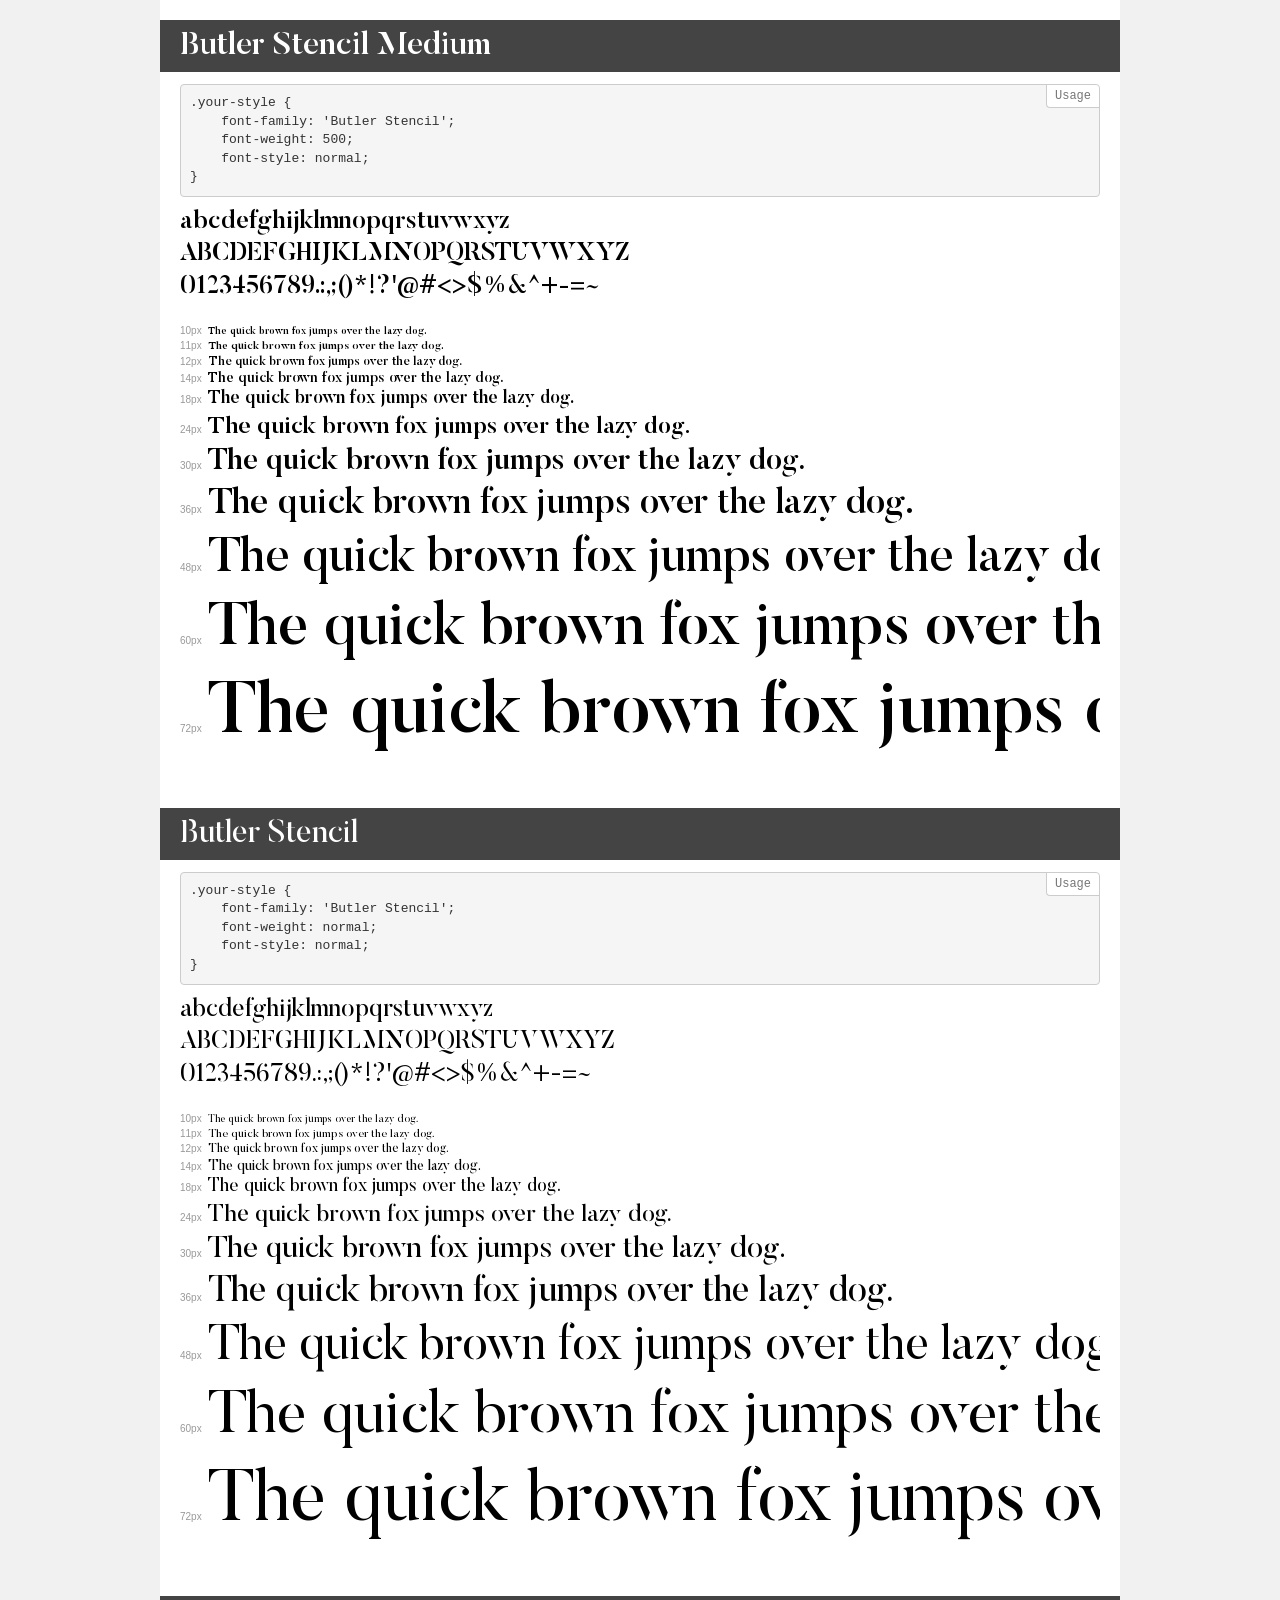
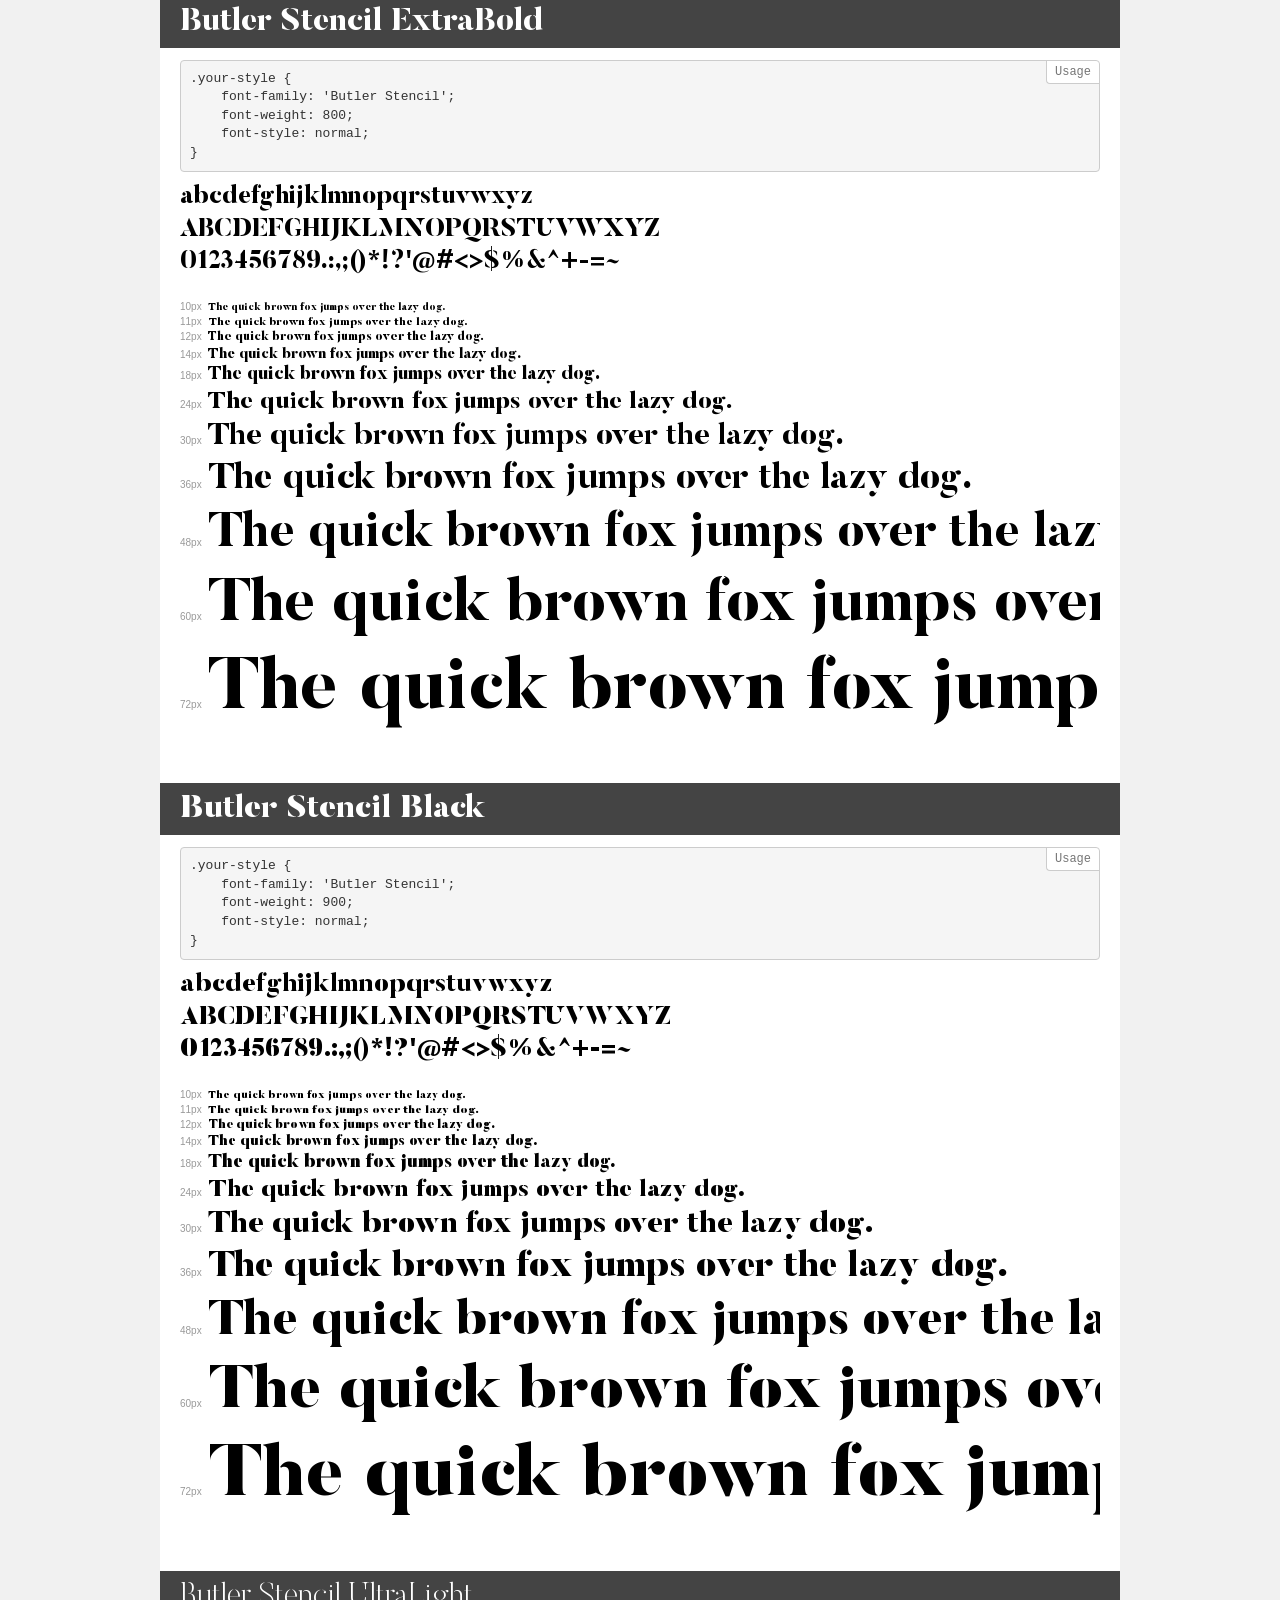
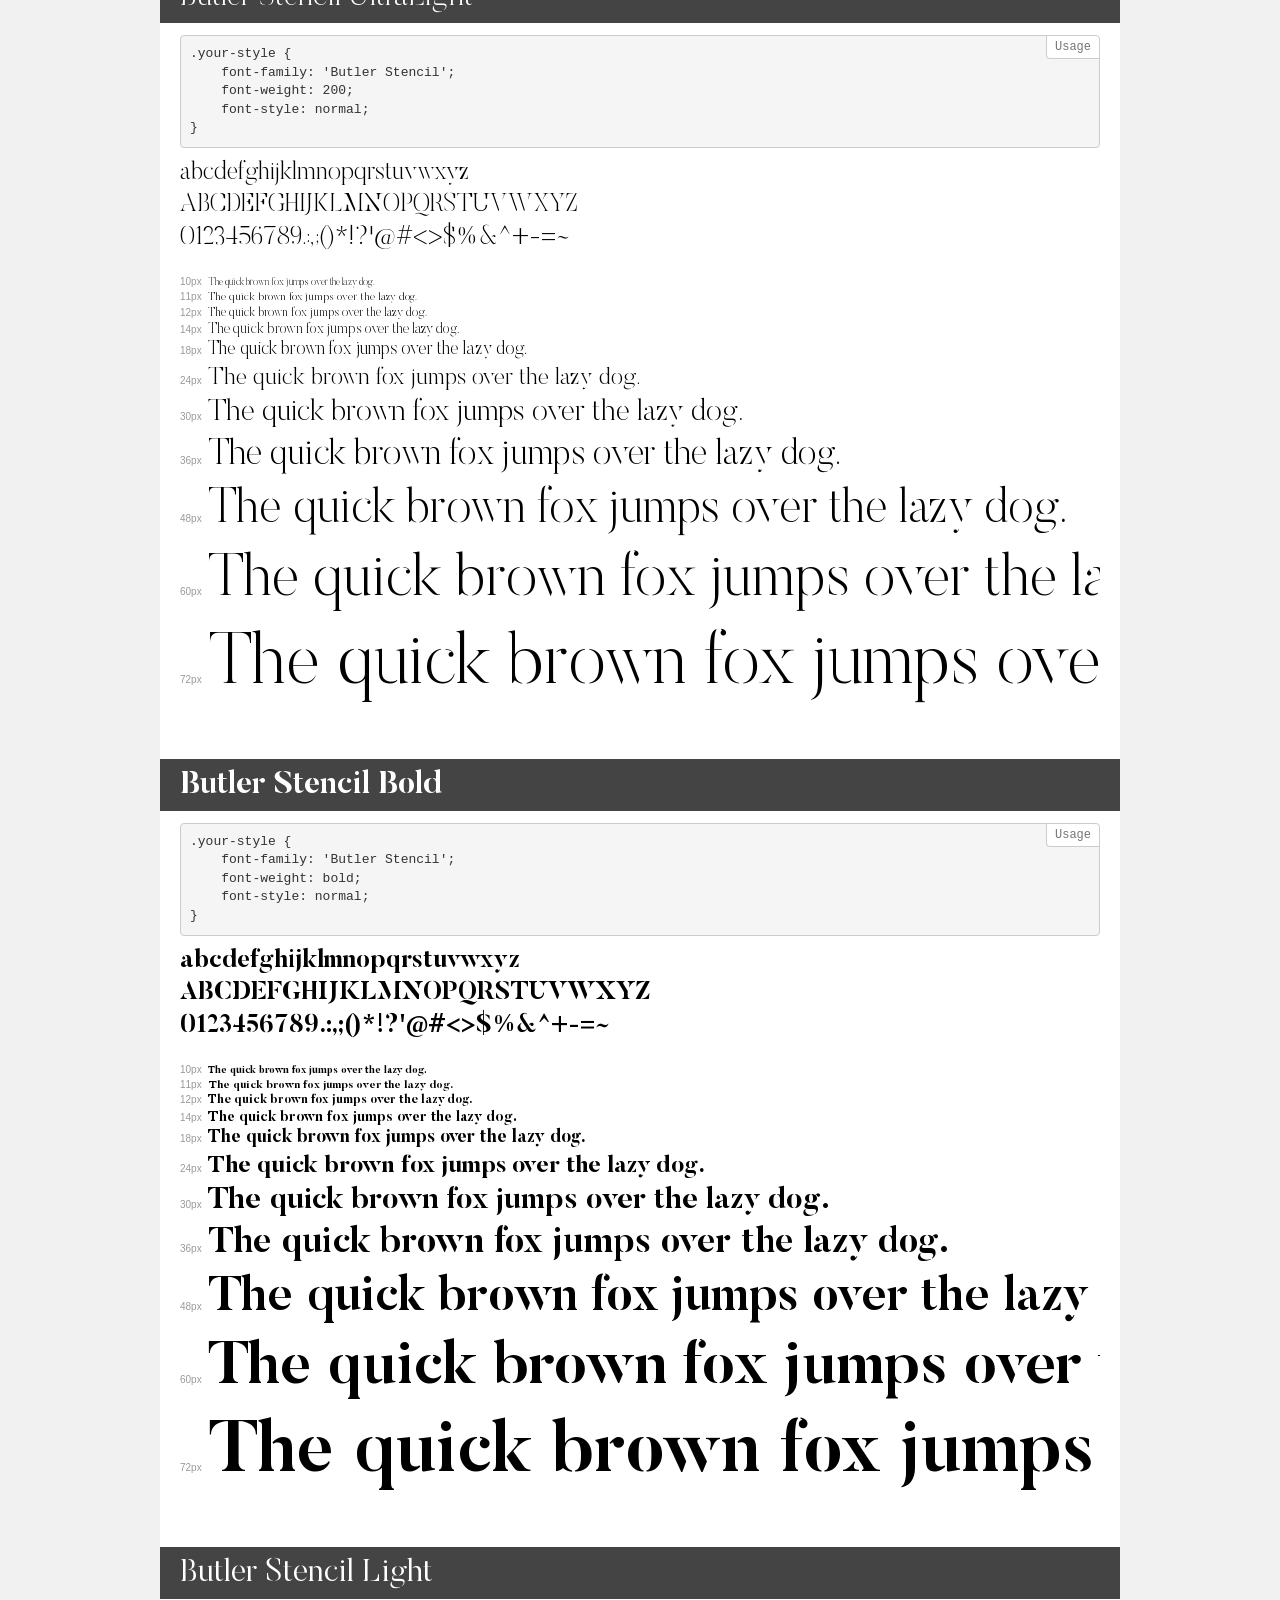
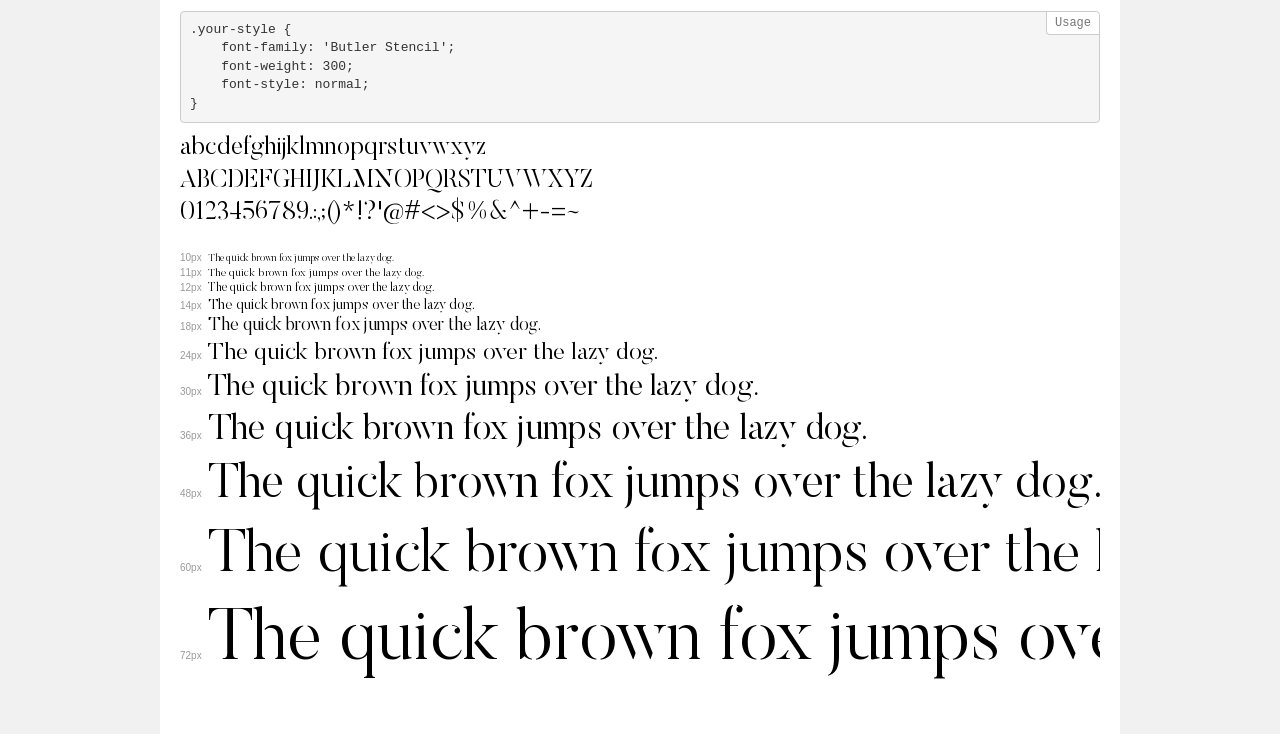
<file: assets/butler/Butler_Stencil_Webfont/demo.html>
<!DOCTYPE html>
<html>
<head>
    <meta charset="utf-8">
    <meta http-equiv="X-UA-Compatible" content="IE=edge">
    <meta name="viewport" content="width=device-width, initial-scale=1">
    <meta name="robots" content="noindex, noarchive">
    <meta name="format-detection" content="telephone=no">
    <title>Transfonter demo</title>
    <link href="stylesheet.css" rel="stylesheet">
    <style>
        /*
        http://meyerweb.com/eric/tools/css/reset/
        v2.0 | 20110126
        License: none (public domain)
        */
        html, body, div, span, applet, object, iframe,
        h1, h2, h3, h4, h5, h6, p, blockquote, pre,
        a, abbr, acronym, address, big, cite, code,
        del, dfn, em, img, ins, kbd, q, s, samp,
        small, strike, strong, sub, sup, tt, var,
        b, u, i, center,
        dl, dt, dd, ol, ul, li,
        fieldset, form, label, legend,
        table, caption, tbody, tfoot, thead, tr, th, td,
        article, aside, canvas, details, embed,
        figure, figcaption, footer, header, hgroup,
        menu, nav, output, ruby, section, summary,
        time, mark, audio, video {
            margin: 0;
            padding: 0;
            border: 0;
            font-size: 100%;
            font: inherit;
            vertical-align: baseline;
        }
        /* HTML5 display-role reset for older browsers */
        article, aside, details, figcaption, figure,
        footer, header, hgroup, menu, nav, section {
            display: block;
        }
        body {
            line-height: 1;
        }
        ol, ul {
            list-style: none;
        }
        blockquote, q {
            quotes: none;
        }
        blockquote:before, blockquote:after,
        q:before, q:after {
            content: '';
            content: none;
        }
        table {
            border-collapse: collapse;
            border-spacing: 0;
        }
        /* common styles */
        body {
            background: #f1f1f1;
            color: #000;
        }
        .page {
            background: #fff;
            width: 920px;
            margin: 0 auto;
            padding: 20px 20px 0 20px;
            overflow: hidden;
        }
        .font-container {
            overflow-x: auto;
            overflow-y: hidden;
            margin-bottom: 40px;
            line-height: 1.3;
            white-space: nowrap;
            padding-bottom: 5px;
        }
        h1 {
            position: relative;
            background: #444;
            font-size: 32px;
            color: #fff;
            padding: 10px 20px;
            margin: 0 -20px 12px -20px;
        }
        .letters {
            font-size: 25px;
            margin-bottom: 20px;
        }
        .s10:before {
            content: '10px';
        }
        .s11:before {
            content: '11px';
        }
        .s12:before {
            content: '12px';
        }
        .s14:before {
            content: '14px';
        }
        .s18:before {
            content: '18px';
        }
        .s24:before {
            content: '24px';
        }
        .s30:before {
            content: '30px';
        }
        .s36:before {
            content: '36px';
        }
        .s48:before {
            content: '48px';
        }
        .s60:before {
            content: '60px';
        }
        .s72:before {
            content: '72px';
        }
        .s10:before, .s11:before, .s12:before, .s14:before,
        .s18:before, .s24:before, .s30:before, .s36:before,
        .s48:before, .s60:before, .s72:before {
            font-family: Arial, sans-serif;
            font-size: 10px;
            font-weight: normal;
            font-style: normal;
            color: #999;
            padding-right: 6px;
        }
        pre {
            display: block;
            position: relative;
            padding: 9px;
            margin: 0 0 10px;
            font-family: Monaco, Menlo, Consolas, "Courier New", monospace !important;
            font-size: 13px;
            line-height: 1.428571429;
            color: #333;
            font-weight: normal !important;
            font-style: normal !important;
            background-color: #f5f5f5;
            border: 1px solid #ccc;
            overflow-x: auto;
            border-radius: 4px;
        }
        pre:after {
            display: block;
            position: absolute;
            right: 0;
            top: 0;
            content: 'Usage';
            line-height: 1;
            padding: 5px 8px;
            font-size: 12px;
            color: #767676;
            background-color: #fff;
            border: 1px solid #ccc;
            border-right: none;
            border-top: none;
            border-radius: 0 4px 0 4px;
            z-index: 10;
        }
        /* responsive */
        @media (max-width: 959px) {
            .page {
                width: auto;
                margin: 0;
            }
        }
    </style>
</head>
<body>
<div class="page">
    <div class="demo" style="font-family: 'Butler Stencil'; font-weight: 500; font-style: normal;">
        <h1>Butler Stencil Medium</h1>
        <pre>.your-style {
    font-family: 'Butler Stencil';
    font-weight: 500;
    font-style: normal;
}</pre>
        <div class="font-container">
            <p class="letters">
                abcdefghijklmnopqrstuvwxyz<br>
ABCDEFGHIJKLMNOPQRSTUVWXYZ<br>
                0123456789.:,;()*!?'@#<>$%&^+-=~
            </p>
            <p class="s10" style="font-size: 10px;">The quick brown fox jumps over the lazy dog.</p>
            <p class="s11" style="font-size: 11px;">The quick brown fox jumps over the lazy dog.</p>
            <p class="s12" style="font-size: 12px;">The quick brown fox jumps over the lazy dog.</p>
            <p class="s14" style="font-size: 14px;">The quick brown fox jumps over the lazy dog.</p>
            <p class="s18" style="font-size: 18px;">The quick brown fox jumps over the lazy dog.</p>
            <p class="s24" style="font-size: 24px;">The quick brown fox jumps over the lazy dog.</p>
            <p class="s30" style="font-size: 30px;">The quick brown fox jumps over the lazy dog.</p>
            <p class="s36" style="font-size: 36px;">The quick brown fox jumps over the lazy dog.</p>
            <p class="s48" style="font-size: 48px;">The quick brown fox jumps over the lazy dog.</p>
            <p class="s60" style="font-size: 60px;">The quick brown fox jumps over the lazy dog.</p>
            <p class="s72" style="font-size: 72px;">The quick brown fox jumps over the lazy dog.</p>
        </div>
    </div>
    <div class="demo" style="font-family: 'Butler Stencil'; font-weight: normal; font-style: normal;">
        <h1>Butler Stencil</h1>
        <pre>.your-style {
    font-family: 'Butler Stencil';
    font-weight: normal;
    font-style: normal;
}</pre>
        <div class="font-container">
            <p class="letters">
                abcdefghijklmnopqrstuvwxyz<br>
ABCDEFGHIJKLMNOPQRSTUVWXYZ<br>
                0123456789.:,;()*!?'@#<>$%&^+-=~
            </p>
            <p class="s10" style="font-size: 10px;">The quick brown fox jumps over the lazy dog.</p>
            <p class="s11" style="font-size: 11px;">The quick brown fox jumps over the lazy dog.</p>
            <p class="s12" style="font-size: 12px;">The quick brown fox jumps over the lazy dog.</p>
            <p class="s14" style="font-size: 14px;">The quick brown fox jumps over the lazy dog.</p>
            <p class="s18" style="font-size: 18px;">The quick brown fox jumps over the lazy dog.</p>
            <p class="s24" style="font-size: 24px;">The quick brown fox jumps over the lazy dog.</p>
            <p class="s30" style="font-size: 30px;">The quick brown fox jumps over the lazy dog.</p>
            <p class="s36" style="font-size: 36px;">The quick brown fox jumps over the lazy dog.</p>
            <p class="s48" style="font-size: 48px;">The quick brown fox jumps over the lazy dog.</p>
            <p class="s60" style="font-size: 60px;">The quick brown fox jumps over the lazy dog.</p>
            <p class="s72" style="font-size: 72px;">The quick brown fox jumps over the lazy dog.</p>
        </div>
    </div>
    <div class="demo" style="font-family: 'Butler Stencil'; font-weight: 800; font-style: normal;">
        <h1>Butler Stencil ExtraBold</h1>
        <pre>.your-style {
    font-family: 'Butler Stencil';
    font-weight: 800;
    font-style: normal;
}</pre>
        <div class="font-container">
            <p class="letters">
                abcdefghijklmnopqrstuvwxyz<br>
ABCDEFGHIJKLMNOPQRSTUVWXYZ<br>
                0123456789.:,;()*!?'@#<>$%&^+-=~
            </p>
            <p class="s10" style="font-size: 10px;">The quick brown fox jumps over the lazy dog.</p>
            <p class="s11" style="font-size: 11px;">The quick brown fox jumps over the lazy dog.</p>
            <p class="s12" style="font-size: 12px;">The quick brown fox jumps over the lazy dog.</p>
            <p class="s14" style="font-size: 14px;">The quick brown fox jumps over the lazy dog.</p>
            <p class="s18" style="font-size: 18px;">The quick brown fox jumps over the lazy dog.</p>
            <p class="s24" style="font-size: 24px;">The quick brown fox jumps over the lazy dog.</p>
            <p class="s30" style="font-size: 30px;">The quick brown fox jumps over the lazy dog.</p>
            <p class="s36" style="font-size: 36px;">The quick brown fox jumps over the lazy dog.</p>
            <p class="s48" style="font-size: 48px;">The quick brown fox jumps over the lazy dog.</p>
            <p class="s60" style="font-size: 60px;">The quick brown fox jumps over the lazy dog.</p>
            <p class="s72" style="font-size: 72px;">The quick brown fox jumps over the lazy dog.</p>
        </div>
    </div>
    <div class="demo" style="font-family: 'Butler Stencil'; font-weight: 900; font-style: normal;">
        <h1>Butler Stencil Black</h1>
        <pre>.your-style {
    font-family: 'Butler Stencil';
    font-weight: 900;
    font-style: normal;
}</pre>
        <div class="font-container">
            <p class="letters">
                abcdefghijklmnopqrstuvwxyz<br>
ABCDEFGHIJKLMNOPQRSTUVWXYZ<br>
                0123456789.:,;()*!?'@#<>$%&^+-=~
            </p>
            <p class="s10" style="font-size: 10px;">The quick brown fox jumps over the lazy dog.</p>
            <p class="s11" style="font-size: 11px;">The quick brown fox jumps over the lazy dog.</p>
            <p class="s12" style="font-size: 12px;">The quick brown fox jumps over the lazy dog.</p>
            <p class="s14" style="font-size: 14px;">The quick brown fox jumps over the lazy dog.</p>
            <p class="s18" style="font-size: 18px;">The quick brown fox jumps over the lazy dog.</p>
            <p class="s24" style="font-size: 24px;">The quick brown fox jumps over the lazy dog.</p>
            <p class="s30" style="font-size: 30px;">The quick brown fox jumps over the lazy dog.</p>
            <p class="s36" style="font-size: 36px;">The quick brown fox jumps over the lazy dog.</p>
            <p class="s48" style="font-size: 48px;">The quick brown fox jumps over the lazy dog.</p>
            <p class="s60" style="font-size: 60px;">The quick brown fox jumps over the lazy dog.</p>
            <p class="s72" style="font-size: 72px;">The quick brown fox jumps over the lazy dog.</p>
        </div>
    </div>
    <div class="demo" style="font-family: 'Butler Stencil'; font-weight: 200; font-style: normal;">
        <h1>Butler Stencil UltraLight</h1>
        <pre>.your-style {
    font-family: 'Butler Stencil';
    font-weight: 200;
    font-style: normal;
}</pre>
        <div class="font-container">
            <p class="letters">
                abcdefghijklmnopqrstuvwxyz<br>
ABCDEFGHIJKLMNOPQRSTUVWXYZ<br>
                0123456789.:,;()*!?'@#<>$%&^+-=~
            </p>
            <p class="s10" style="font-size: 10px;">The quick brown fox jumps over the lazy dog.</p>
            <p class="s11" style="font-size: 11px;">The quick brown fox jumps over the lazy dog.</p>
            <p class="s12" style="font-size: 12px;">The quick brown fox jumps over the lazy dog.</p>
            <p class="s14" style="font-size: 14px;">The quick brown fox jumps over the lazy dog.</p>
            <p class="s18" style="font-size: 18px;">The quick brown fox jumps over the lazy dog.</p>
            <p class="s24" style="font-size: 24px;">The quick brown fox jumps over the lazy dog.</p>
            <p class="s30" style="font-size: 30px;">The quick brown fox jumps over the lazy dog.</p>
            <p class="s36" style="font-size: 36px;">The quick brown fox jumps over the lazy dog.</p>
            <p class="s48" style="font-size: 48px;">The quick brown fox jumps over the lazy dog.</p>
            <p class="s60" style="font-size: 60px;">The quick brown fox jumps over the lazy dog.</p>
            <p class="s72" style="font-size: 72px;">The quick brown fox jumps over the lazy dog.</p>
        </div>
    </div>
    <div class="demo" style="font-family: 'Butler Stencil'; font-weight: bold; font-style: normal;">
        <h1>Butler Stencil Bold</h1>
        <pre>.your-style {
    font-family: 'Butler Stencil';
    font-weight: bold;
    font-style: normal;
}</pre>
        <div class="font-container">
            <p class="letters">
                abcdefghijklmnopqrstuvwxyz<br>
ABCDEFGHIJKLMNOPQRSTUVWXYZ<br>
                0123456789.:,;()*!?'@#<>$%&^+-=~
            </p>
            <p class="s10" style="font-size: 10px;">The quick brown fox jumps over the lazy dog.</p>
            <p class="s11" style="font-size: 11px;">The quick brown fox jumps over the lazy dog.</p>
            <p class="s12" style="font-size: 12px;">The quick brown fox jumps over the lazy dog.</p>
            <p class="s14" style="font-size: 14px;">The quick brown fox jumps over the lazy dog.</p>
            <p class="s18" style="font-size: 18px;">The quick brown fox jumps over the lazy dog.</p>
            <p class="s24" style="font-size: 24px;">The quick brown fox jumps over the lazy dog.</p>
            <p class="s30" style="font-size: 30px;">The quick brown fox jumps over the lazy dog.</p>
            <p class="s36" style="font-size: 36px;">The quick brown fox jumps over the lazy dog.</p>
            <p class="s48" style="font-size: 48px;">The quick brown fox jumps over the lazy dog.</p>
            <p class="s60" style="font-size: 60px;">The quick brown fox jumps over the lazy dog.</p>
            <p class="s72" style="font-size: 72px;">The quick brown fox jumps over the lazy dog.</p>
        </div>
    </div>
    <div class="demo" style="font-family: 'Butler Stencil'; font-weight: 300; font-style: normal;">
        <h1>Butler Stencil Light</h1>
        <pre>.your-style {
    font-family: 'Butler Stencil';
    font-weight: 300;
    font-style: normal;
}</pre>
        <div class="font-container">
            <p class="letters">
                abcdefghijklmnopqrstuvwxyz<br>
ABCDEFGHIJKLMNOPQRSTUVWXYZ<br>
                0123456789.:,;()*!?'@#<>$%&^+-=~
            </p>
            <p class="s10" style="font-size: 10px;">The quick brown fox jumps over the lazy dog.</p>
            <p class="s11" style="font-size: 11px;">The quick brown fox jumps over the lazy dog.</p>
            <p class="s12" style="font-size: 12px;">The quick brown fox jumps over the lazy dog.</p>
            <p class="s14" style="font-size: 14px;">The quick brown fox jumps over the lazy dog.</p>
            <p class="s18" style="font-size: 18px;">The quick brown fox jumps over the lazy dog.</p>
            <p class="s24" style="font-size: 24px;">The quick brown fox jumps over the lazy dog.</p>
            <p class="s30" style="font-size: 30px;">The quick brown fox jumps over the lazy dog.</p>
            <p class="s36" style="font-size: 36px;">The quick brown fox jumps over the lazy dog.</p>
            <p class="s48" style="font-size: 48px;">The quick brown fox jumps over the lazy dog.</p>
            <p class="s60" style="font-size: 60px;">The quick brown fox jumps over the lazy dog.</p>
            <p class="s72" style="font-size: 72px;">The quick brown fox jumps over the lazy dog.</p>
        </div>
    </div>
</div>
</body>
</html>
</file>
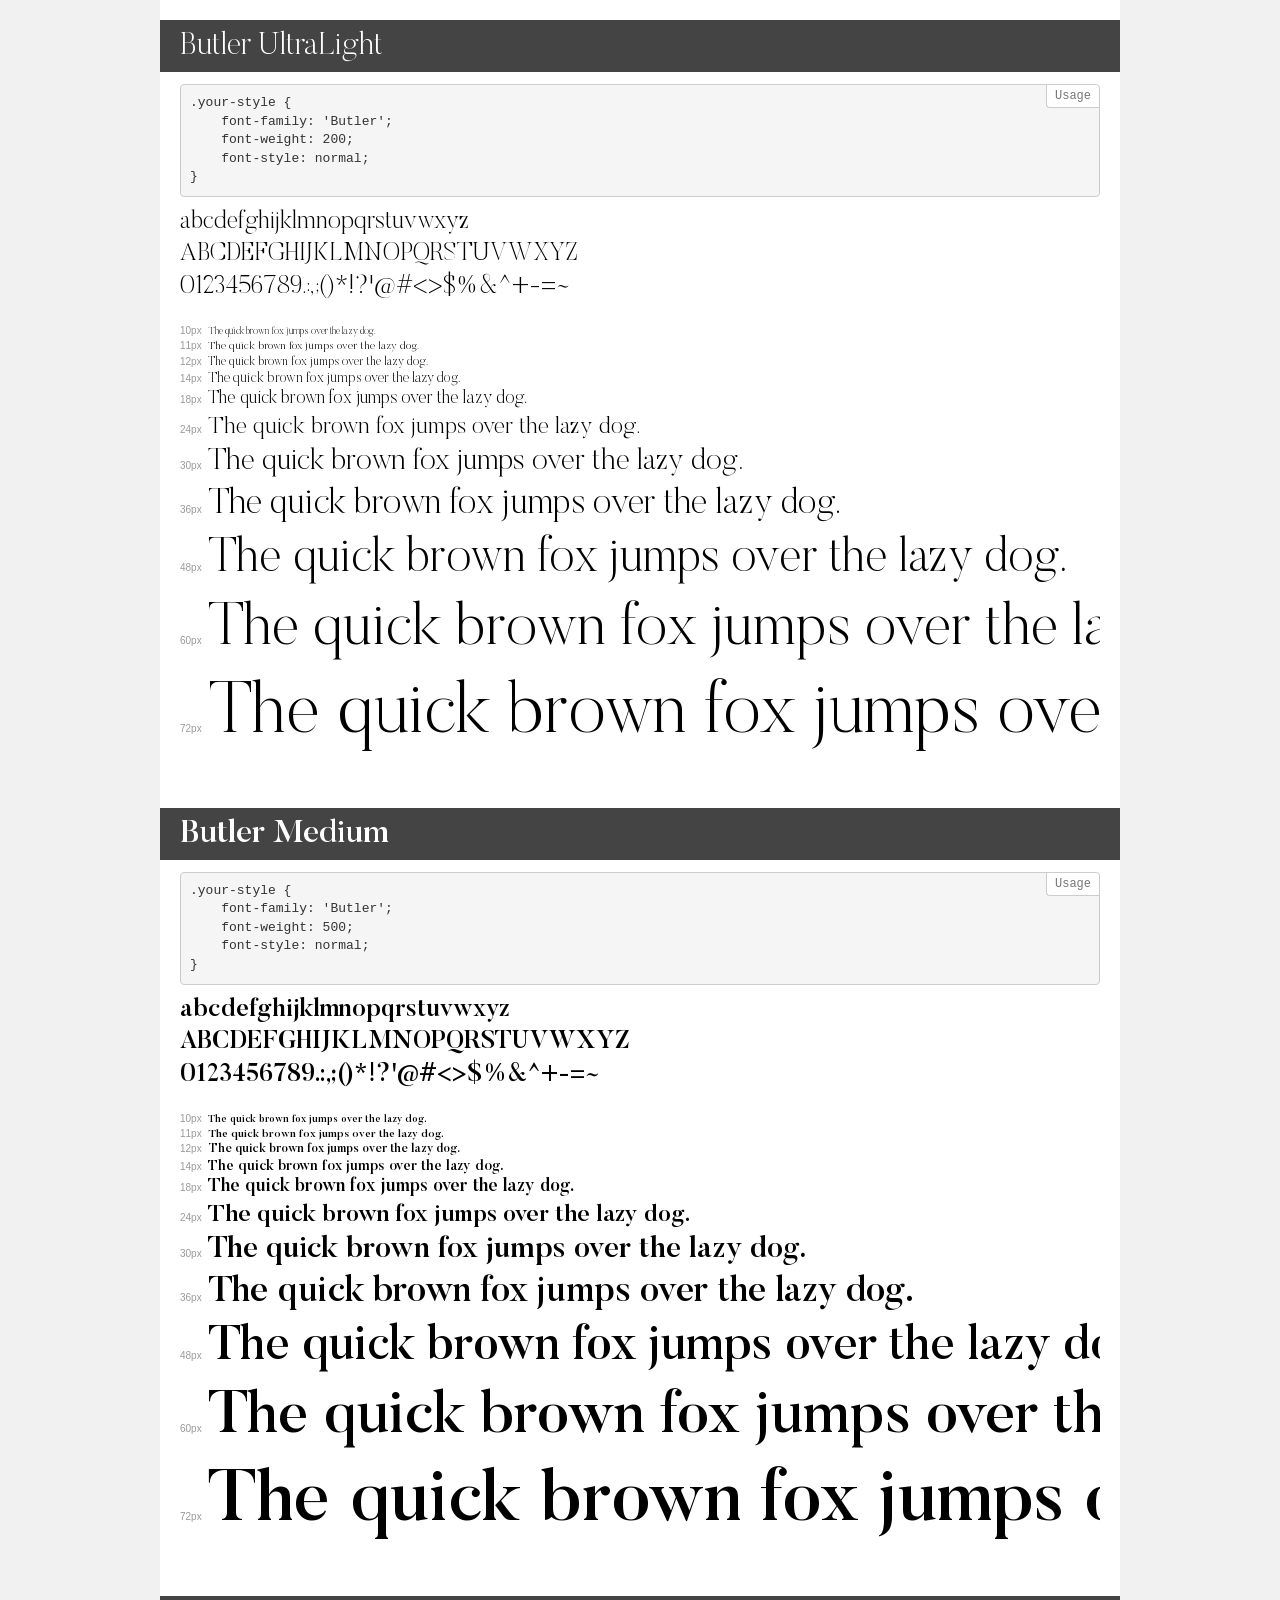
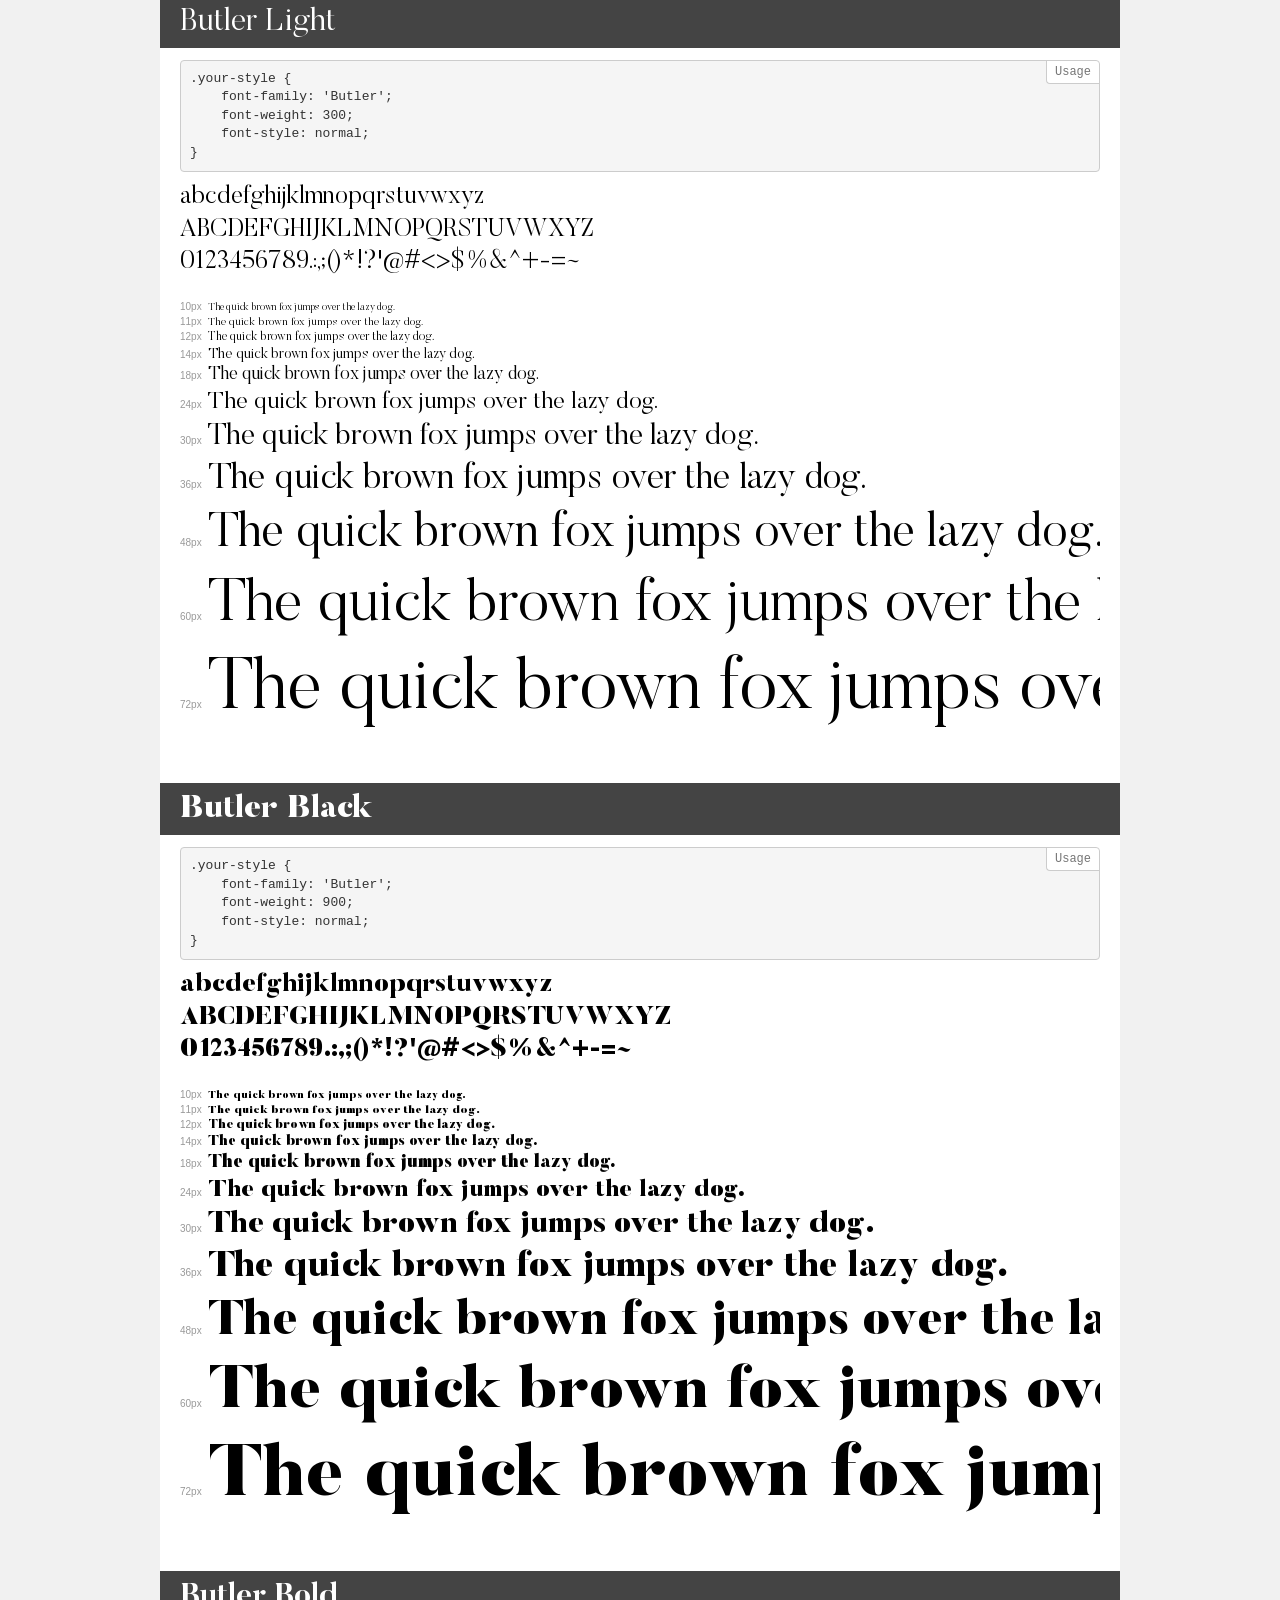
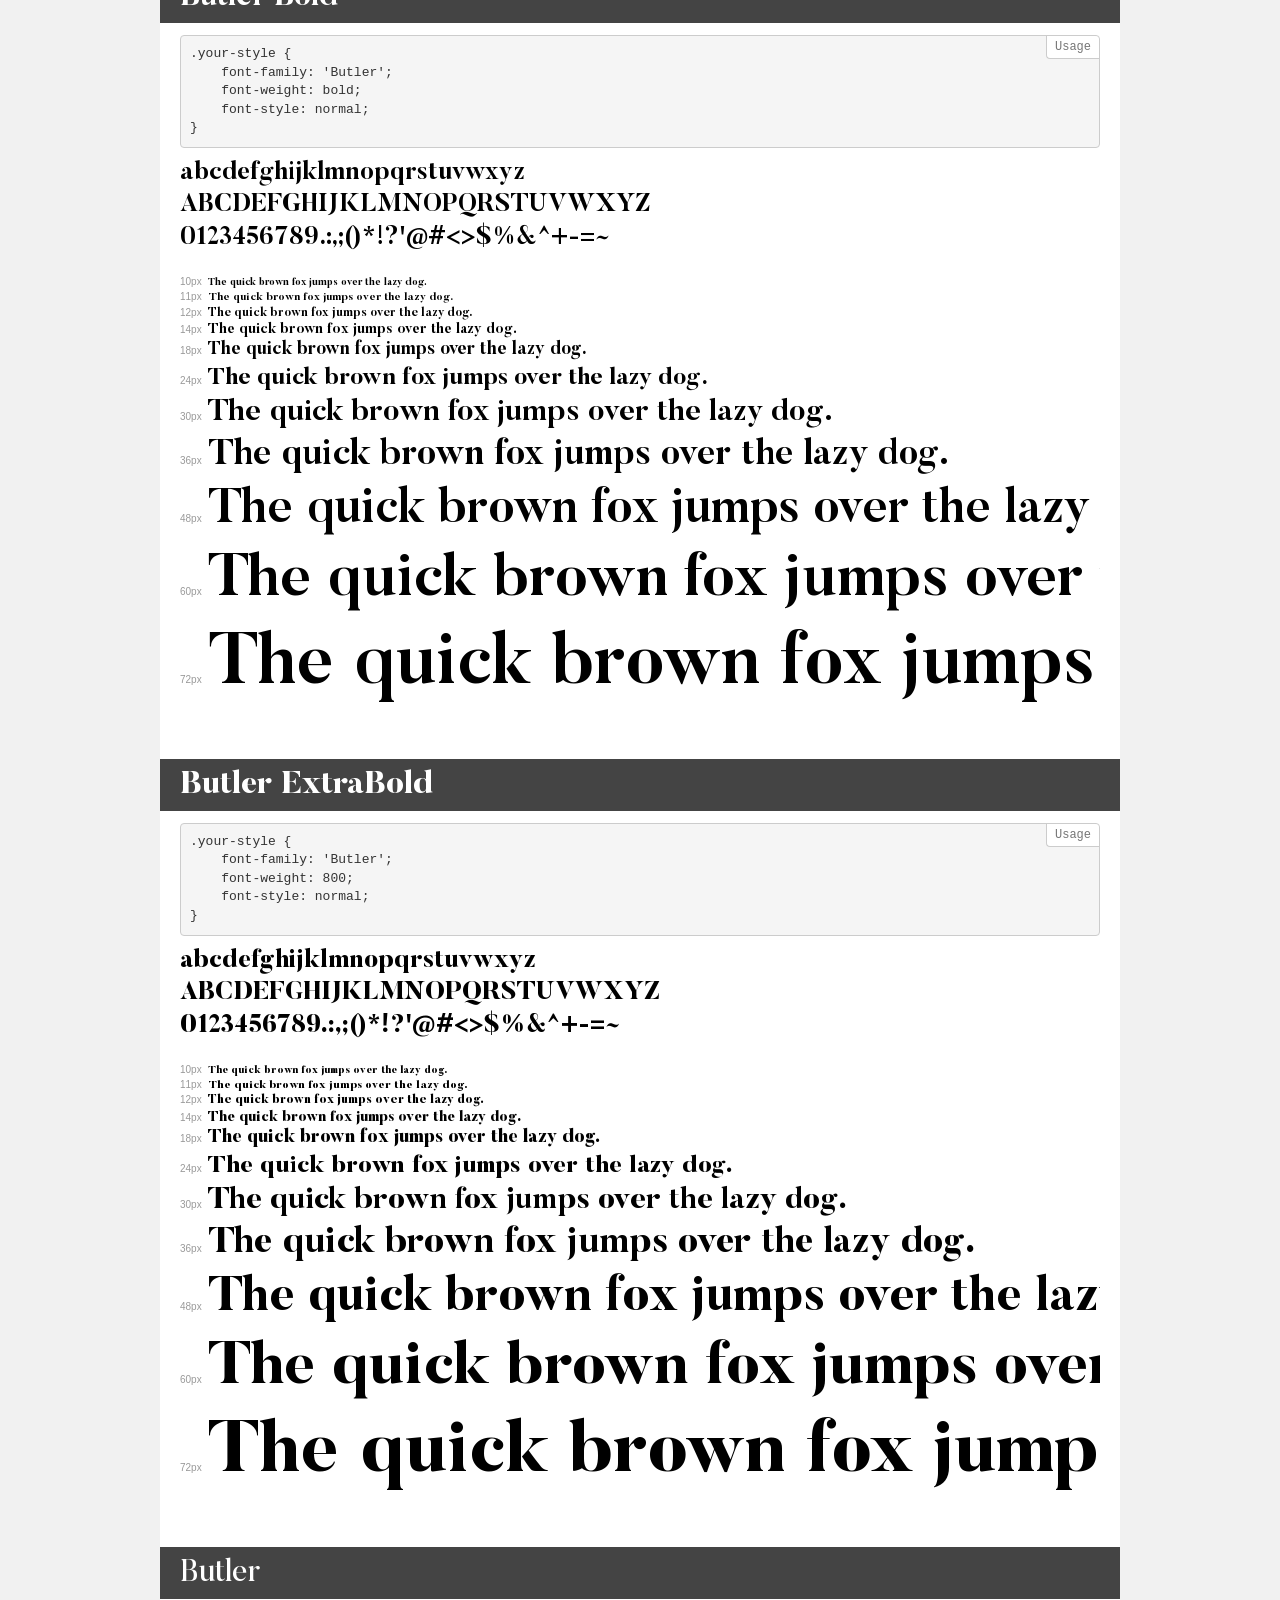
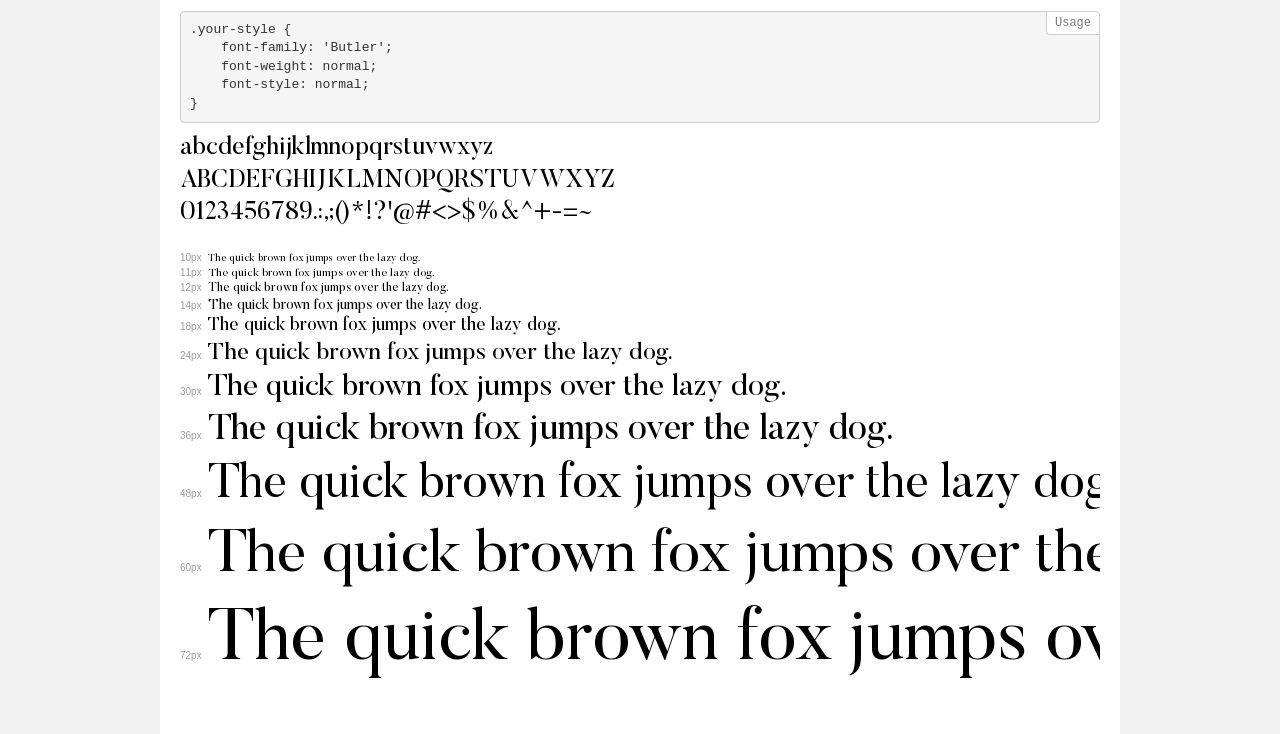
<file: assets/butler/Butler_Webfont/demo.html>
<!DOCTYPE html>
<html>
<head>
    <meta charset="utf-8">
    <meta http-equiv="X-UA-Compatible" content="IE=edge">
    <meta name="viewport" content="width=device-width, initial-scale=1">
    <meta name="robots" content="noindex, noarchive">
    <meta name="format-detection" content="telephone=no">
    <title>Transfonter demo</title>
    <link href="stylesheet.css" rel="stylesheet">
    <style>
        /*
        http://meyerweb.com/eric/tools/css/reset/
        v2.0 | 20110126
        License: none (public domain)
        */
        html, body, div, span, applet, object, iframe,
        h1, h2, h3, h4, h5, h6, p, blockquote, pre,
        a, abbr, acronym, address, big, cite, code,
        del, dfn, em, img, ins, kbd, q, s, samp,
        small, strike, strong, sub, sup, tt, var,
        b, u, i, center,
        dl, dt, dd, ol, ul, li,
        fieldset, form, label, legend,
        table, caption, tbody, tfoot, thead, tr, th, td,
        article, aside, canvas, details, embed,
        figure, figcaption, footer, header, hgroup,
        menu, nav, output, ruby, section, summary,
        time, mark, audio, video {
            margin: 0;
            padding: 0;
            border: 0;
            font-size: 100%;
            font: inherit;
            vertical-align: baseline;
        }
        /* HTML5 display-role reset for older browsers */
        article, aside, details, figcaption, figure,
        footer, header, hgroup, menu, nav, section {
            display: block;
        }
        body {
            line-height: 1;
        }
        ol, ul {
            list-style: none;
        }
        blockquote, q {
            quotes: none;
        }
        blockquote:before, blockquote:after,
        q:before, q:after {
            content: '';
            content: none;
        }
        table {
            border-collapse: collapse;
            border-spacing: 0;
        }
        /* common styles */
        body {
            background: #f1f1f1;
            color: #000;
        }
        .page {
            background: #fff;
            width: 920px;
            margin: 0 auto;
            padding: 20px 20px 0 20px;
            overflow: hidden;
        }
        .font-container {
            overflow-x: auto;
            overflow-y: hidden;
            margin-bottom: 40px;
            line-height: 1.3;
            white-space: nowrap;
            padding-bottom: 5px;
        }
        h1 {
            position: relative;
            background: #444;
            font-size: 32px;
            color: #fff;
            padding: 10px 20px;
            margin: 0 -20px 12px -20px;
        }
        .letters {
            font-size: 25px;
            margin-bottom: 20px;
        }
        .s10:before {
            content: '10px';
        }
        .s11:before {
            content: '11px';
        }
        .s12:before {
            content: '12px';
        }
        .s14:before {
            content: '14px';
        }
        .s18:before {
            content: '18px';
        }
        .s24:before {
            content: '24px';
        }
        .s30:before {
            content: '30px';
        }
        .s36:before {
            content: '36px';
        }
        .s48:before {
            content: '48px';
        }
        .s60:before {
            content: '60px';
        }
        .s72:before {
            content: '72px';
        }
        .s10:before, .s11:before, .s12:before, .s14:before,
        .s18:before, .s24:before, .s30:before, .s36:before,
        .s48:before, .s60:before, .s72:before {
            font-family: Arial, sans-serif;
            font-size: 10px;
            font-weight: normal;
            font-style: normal;
            color: #999;
            padding-right: 6px;
        }
        pre {
            display: block;
            position: relative;
            padding: 9px;
            margin: 0 0 10px;
            font-family: Monaco, Menlo, Consolas, "Courier New", monospace !important;
            font-size: 13px;
            line-height: 1.428571429;
            color: #333;
            font-weight: normal !important;
            font-style: normal !important;
            background-color: #f5f5f5;
            border: 1px solid #ccc;
            overflow-x: auto;
            border-radius: 4px;
        }
        pre:after {
            display: block;
            position: absolute;
            right: 0;
            top: 0;
            content: 'Usage';
            line-height: 1;
            padding: 5px 8px;
            font-size: 12px;
            color: #767676;
            background-color: #fff;
            border: 1px solid #ccc;
            border-right: none;
            border-top: none;
            border-radius: 0 4px 0 4px;
            z-index: 10;
        }
        /* responsive */
        @media (max-width: 959px) {
            .page {
                width: auto;
                margin: 0;
            }
        }
    </style>
</head>
<body>
<div class="page">
    <div class="demo" style="font-family: 'Butler'; font-weight: 200; font-style: normal;">
        <h1>Butler UltraLight</h1>
        <pre>.your-style {
    font-family: 'Butler';
    font-weight: 200;
    font-style: normal;
}</pre>
        <div class="font-container">
            <p class="letters">
                abcdefghijklmnopqrstuvwxyz<br>
ABCDEFGHIJKLMNOPQRSTUVWXYZ<br>
                0123456789.:,;()*!?'@#<>$%&^+-=~
            </p>
            <p class="s10" style="font-size: 10px;">The quick brown fox jumps over the lazy dog.</p>
            <p class="s11" style="font-size: 11px;">The quick brown fox jumps over the lazy dog.</p>
            <p class="s12" style="font-size: 12px;">The quick brown fox jumps over the lazy dog.</p>
            <p class="s14" style="font-size: 14px;">The quick brown fox jumps over the lazy dog.</p>
            <p class="s18" style="font-size: 18px;">The quick brown fox jumps over the lazy dog.</p>
            <p class="s24" style="font-size: 24px;">The quick brown fox jumps over the lazy dog.</p>
            <p class="s30" style="font-size: 30px;">The quick brown fox jumps over the lazy dog.</p>
            <p class="s36" style="font-size: 36px;">The quick brown fox jumps over the lazy dog.</p>
            <p class="s48" style="font-size: 48px;">The quick brown fox jumps over the lazy dog.</p>
            <p class="s60" style="font-size: 60px;">The quick brown fox jumps over the lazy dog.</p>
            <p class="s72" style="font-size: 72px;">The quick brown fox jumps over the lazy dog.</p>
        </div>
    </div>
    <div class="demo" style="font-family: 'Butler'; font-weight: 500; font-style: normal;">
        <h1>Butler Medium</h1>
        <pre>.your-style {
    font-family: 'Butler';
    font-weight: 500;
    font-style: normal;
}</pre>
        <div class="font-container">
            <p class="letters">
                abcdefghijklmnopqrstuvwxyz<br>
ABCDEFGHIJKLMNOPQRSTUVWXYZ<br>
                0123456789.:,;()*!?'@#<>$%&^+-=~
            </p>
            <p class="s10" style="font-size: 10px;">The quick brown fox jumps over the lazy dog.</p>
            <p class="s11" style="font-size: 11px;">The quick brown fox jumps over the lazy dog.</p>
            <p class="s12" style="font-size: 12px;">The quick brown fox jumps over the lazy dog.</p>
            <p class="s14" style="font-size: 14px;">The quick brown fox jumps over the lazy dog.</p>
            <p class="s18" style="font-size: 18px;">The quick brown fox jumps over the lazy dog.</p>
            <p class="s24" style="font-size: 24px;">The quick brown fox jumps over the lazy dog.</p>
            <p class="s30" style="font-size: 30px;">The quick brown fox jumps over the lazy dog.</p>
            <p class="s36" style="font-size: 36px;">The quick brown fox jumps over the lazy dog.</p>
            <p class="s48" style="font-size: 48px;">The quick brown fox jumps over the lazy dog.</p>
            <p class="s60" style="font-size: 60px;">The quick brown fox jumps over the lazy dog.</p>
            <p class="s72" style="font-size: 72px;">The quick brown fox jumps over the lazy dog.</p>
        </div>
    </div>
    <div class="demo" style="font-family: 'Butler'; font-weight: 300; font-style: normal;">
        <h1>Butler Light</h1>
        <pre>.your-style {
    font-family: 'Butler';
    font-weight: 300;
    font-style: normal;
}</pre>
        <div class="font-container">
            <p class="letters">
                abcdefghijklmnopqrstuvwxyz<br>
ABCDEFGHIJKLMNOPQRSTUVWXYZ<br>
                0123456789.:,;()*!?'@#<>$%&^+-=~
            </p>
            <p class="s10" style="font-size: 10px;">The quick brown fox jumps over the lazy dog.</p>
            <p class="s11" style="font-size: 11px;">The quick brown fox jumps over the lazy dog.</p>
            <p class="s12" style="font-size: 12px;">The quick brown fox jumps over the lazy dog.</p>
            <p class="s14" style="font-size: 14px;">The quick brown fox jumps over the lazy dog.</p>
            <p class="s18" style="font-size: 18px;">The quick brown fox jumps over the lazy dog.</p>
            <p class="s24" style="font-size: 24px;">The quick brown fox jumps over the lazy dog.</p>
            <p class="s30" style="font-size: 30px;">The quick brown fox jumps over the lazy dog.</p>
            <p class="s36" style="font-size: 36px;">The quick brown fox jumps over the lazy dog.</p>
            <p class="s48" style="font-size: 48px;">The quick brown fox jumps over the lazy dog.</p>
            <p class="s60" style="font-size: 60px;">The quick brown fox jumps over the lazy dog.</p>
            <p class="s72" style="font-size: 72px;">The quick brown fox jumps over the lazy dog.</p>
        </div>
    </div>
    <div class="demo" style="font-family: 'Butler'; font-weight: 900; font-style: normal;">
        <h1>Butler Black</h1>
        <pre>.your-style {
    font-family: 'Butler';
    font-weight: 900;
    font-style: normal;
}</pre>
        <div class="font-container">
            <p class="letters">
                abcdefghijklmnopqrstuvwxyz<br>
ABCDEFGHIJKLMNOPQRSTUVWXYZ<br>
                0123456789.:,;()*!?'@#<>$%&^+-=~
            </p>
            <p class="s10" style="font-size: 10px;">The quick brown fox jumps over the lazy dog.</p>
            <p class="s11" style="font-size: 11px;">The quick brown fox jumps over the lazy dog.</p>
            <p class="s12" style="font-size: 12px;">The quick brown fox jumps over the lazy dog.</p>
            <p class="s14" style="font-size: 14px;">The quick brown fox jumps over the lazy dog.</p>
            <p class="s18" style="font-size: 18px;">The quick brown fox jumps over the lazy dog.</p>
            <p class="s24" style="font-size: 24px;">The quick brown fox jumps over the lazy dog.</p>
            <p class="s30" style="font-size: 30px;">The quick brown fox jumps over the lazy dog.</p>
            <p class="s36" style="font-size: 36px;">The quick brown fox jumps over the lazy dog.</p>
            <p class="s48" style="font-size: 48px;">The quick brown fox jumps over the lazy dog.</p>
            <p class="s60" style="font-size: 60px;">The quick brown fox jumps over the lazy dog.</p>
            <p class="s72" style="font-size: 72px;">The quick brown fox jumps over the lazy dog.</p>
        </div>
    </div>
    <div class="demo" style="font-family: 'Butler'; font-weight: bold; font-style: normal;">
        <h1>Butler Bold</h1>
        <pre>.your-style {
    font-family: 'Butler';
    font-weight: bold;
    font-style: normal;
}</pre>
        <div class="font-container">
            <p class="letters">
                abcdefghijklmnopqrstuvwxyz<br>
ABCDEFGHIJKLMNOPQRSTUVWXYZ<br>
                0123456789.:,;()*!?'@#<>$%&^+-=~
            </p>
            <p class="s10" style="font-size: 10px;">The quick brown fox jumps over the lazy dog.</p>
            <p class="s11" style="font-size: 11px;">The quick brown fox jumps over the lazy dog.</p>
            <p class="s12" style="font-size: 12px;">The quick brown fox jumps over the lazy dog.</p>
            <p class="s14" style="font-size: 14px;">The quick brown fox jumps over the lazy dog.</p>
            <p class="s18" style="font-size: 18px;">The quick brown fox jumps over the lazy dog.</p>
            <p class="s24" style="font-size: 24px;">The quick brown fox jumps over the lazy dog.</p>
            <p class="s30" style="font-size: 30px;">The quick brown fox jumps over the lazy dog.</p>
            <p class="s36" style="font-size: 36px;">The quick brown fox jumps over the lazy dog.</p>
            <p class="s48" style="font-size: 48px;">The quick brown fox jumps over the lazy dog.</p>
            <p class="s60" style="font-size: 60px;">The quick brown fox jumps over the lazy dog.</p>
            <p class="s72" style="font-size: 72px;">The quick brown fox jumps over the lazy dog.</p>
        </div>
    </div>
    <div class="demo" style="font-family: 'Butler'; font-weight: 800; font-style: normal;">
        <h1>Butler ExtraBold</h1>
        <pre>.your-style {
    font-family: 'Butler';
    font-weight: 800;
    font-style: normal;
}</pre>
        <div class="font-container">
            <p class="letters">
                abcdefghijklmnopqrstuvwxyz<br>
ABCDEFGHIJKLMNOPQRSTUVWXYZ<br>
                0123456789.:,;()*!?'@#<>$%&^+-=~
            </p>
            <p class="s10" style="font-size: 10px;">The quick brown fox jumps over the lazy dog.</p>
            <p class="s11" style="font-size: 11px;">The quick brown fox jumps over the lazy dog.</p>
            <p class="s12" style="font-size: 12px;">The quick brown fox jumps over the lazy dog.</p>
            <p class="s14" style="font-size: 14px;">The quick brown fox jumps over the lazy dog.</p>
            <p class="s18" style="font-size: 18px;">The quick brown fox jumps over the lazy dog.</p>
            <p class="s24" style="font-size: 24px;">The quick brown fox jumps over the lazy dog.</p>
            <p class="s30" style="font-size: 30px;">The quick brown fox jumps over the lazy dog.</p>
            <p class="s36" style="font-size: 36px;">The quick brown fox jumps over the lazy dog.</p>
            <p class="s48" style="font-size: 48px;">The quick brown fox jumps over the lazy dog.</p>
            <p class="s60" style="font-size: 60px;">The quick brown fox jumps over the lazy dog.</p>
            <p class="s72" style="font-size: 72px;">The quick brown fox jumps over the lazy dog.</p>
        </div>
    </div>
    <div class="demo" style="font-family: 'Butler'; font-weight: normal; font-style: normal;">
        <h1>Butler</h1>
        <pre>.your-style {
    font-family: 'Butler';
    font-weight: normal;
    font-style: normal;
}</pre>
        <div class="font-container">
            <p class="letters">
                abcdefghijklmnopqrstuvwxyz<br>
ABCDEFGHIJKLMNOPQRSTUVWXYZ<br>
                0123456789.:,;()*!?'@#<>$%&^+-=~
            </p>
            <p class="s10" style="font-size: 10px;">The quick brown fox jumps over the lazy dog.</p>
            <p class="s11" style="font-size: 11px;">The quick brown fox jumps over the lazy dog.</p>
            <p class="s12" style="font-size: 12px;">The quick brown fox jumps over the lazy dog.</p>
            <p class="s14" style="font-size: 14px;">The quick brown fox jumps over the lazy dog.</p>
            <p class="s18" style="font-size: 18px;">The quick brown fox jumps over the lazy dog.</p>
            <p class="s24" style="font-size: 24px;">The quick brown fox jumps over the lazy dog.</p>
            <p class="s30" style="font-size: 30px;">The quick brown fox jumps over the lazy dog.</p>
            <p class="s36" style="font-size: 36px;">The quick brown fox jumps over the lazy dog.</p>
            <p class="s48" style="font-size: 48px;">The quick brown fox jumps over the lazy dog.</p>
            <p class="s60" style="font-size: 60px;">The quick brown fox jumps over the lazy dog.</p>
            <p class="s72" style="font-size: 72px;">The quick brown fox jumps over the lazy dog.</p>
        </div>
    </div>
</div>
</body>
</html>
</file>
<file: assets/butler/Butler_Stencil_Webfont/stylesheet.css>
@font-face {
    font-family: 'Butler Stencil';
    src: url('ButlerStencil-Medium.woff2') format('woff2'),
        url('ButlerStencil-Medium.woff') format('woff');
    font-weight: 500;
    font-style: normal;
}

@font-face {
    font-family: 'Butler Stencil';
    src: url('ButlerStencil.woff2') format('woff2'),
        url('ButlerStencil.woff') format('woff');
    font-weight: normal;
    font-style: normal;
}

@font-face {
    font-family: 'Butler Stencil';
    src: url('ButlerStencil-ExtraBold.woff2') format('woff2'),
        url('ButlerStencil-ExtraBold.woff') format('woff');
    font-weight: 800;
    font-style: normal;
}

@font-face {
    font-family: 'Butler Stencil';
    src: url('ButlerStencil-Black.woff2') format('woff2'),
        url('ButlerStencil-Black.woff') format('woff');
    font-weight: 900;
    font-style: normal;
}

@font-face {
    font-family: 'Butler Stencil';
    src: url('ButlerStencil-UltraLight.woff2') format('woff2'),
        url('ButlerStencil-UltraLight.woff') format('woff');
    font-weight: 200;
    font-style: normal;
}

@font-face {
    font-family: 'Butler Stencil';
    src: url('ButlerStencil-Bold.woff2') format('woff2'),
        url('ButlerStencil-Bold.woff') format('woff');
    font-weight: bold;
    font-style: normal;
}

@font-face {
    font-family: 'Butler Stencil';
    src: url('ButlerStencil-Light.woff2') format('woff2'),
        url('ButlerStencil-Light.woff') format('woff');
    font-weight: 300;
    font-style: normal;
}
</file>
<file: assets/butler/Butler_Webfont/stylesheet.css>
@font-face {
    font-family: 'Butler';
    src: url('Butler-UltraLight.woff2') format('woff2'),
        url('Butler-UltraLight.woff') format('woff');
    font-weight: 200;
    font-style: normal;
}

@font-face {
    font-family: 'Butler';
    src: url('Butler-Medium.woff2') format('woff2'),
        url('Butler-Medium.woff') format('woff');
    font-weight: 500;
    font-style: normal;
}

@font-face {
    font-family: 'Butler';
    src: url('Butler-Light.woff2') format('woff2'),
        url('Butler-Light.woff') format('woff');
    font-weight: 300;
    font-style: normal;
}

@font-face {
    font-family: 'Butler';
    src: url('Butler-Black.woff2') format('woff2'),
        url('Butler-Black.woff') format('woff');
    font-weight: 900;
    font-style: normal;
}

@font-face {
    font-family: 'Butler';
    src: url('Butler-Bold.woff2') format('woff2'),
        url('Butler-Bold.woff') format('woff');
    font-weight: bold;
    font-style: normal;
}

@font-face {
    font-family: 'Butler';
    src: url('Butler-ExtraBold.woff2') format('woff2'),
        url('Butler-ExtraBold.woff') format('woff');
    font-weight: 800;
    font-style: normal;
}

@font-face {
    font-family: 'Butler';
    src: url('Butler.woff2') format('woff2'),
        url('Butler.woff') format('woff');
    font-weight: normal;
    font-style: normal;
}
</file>
